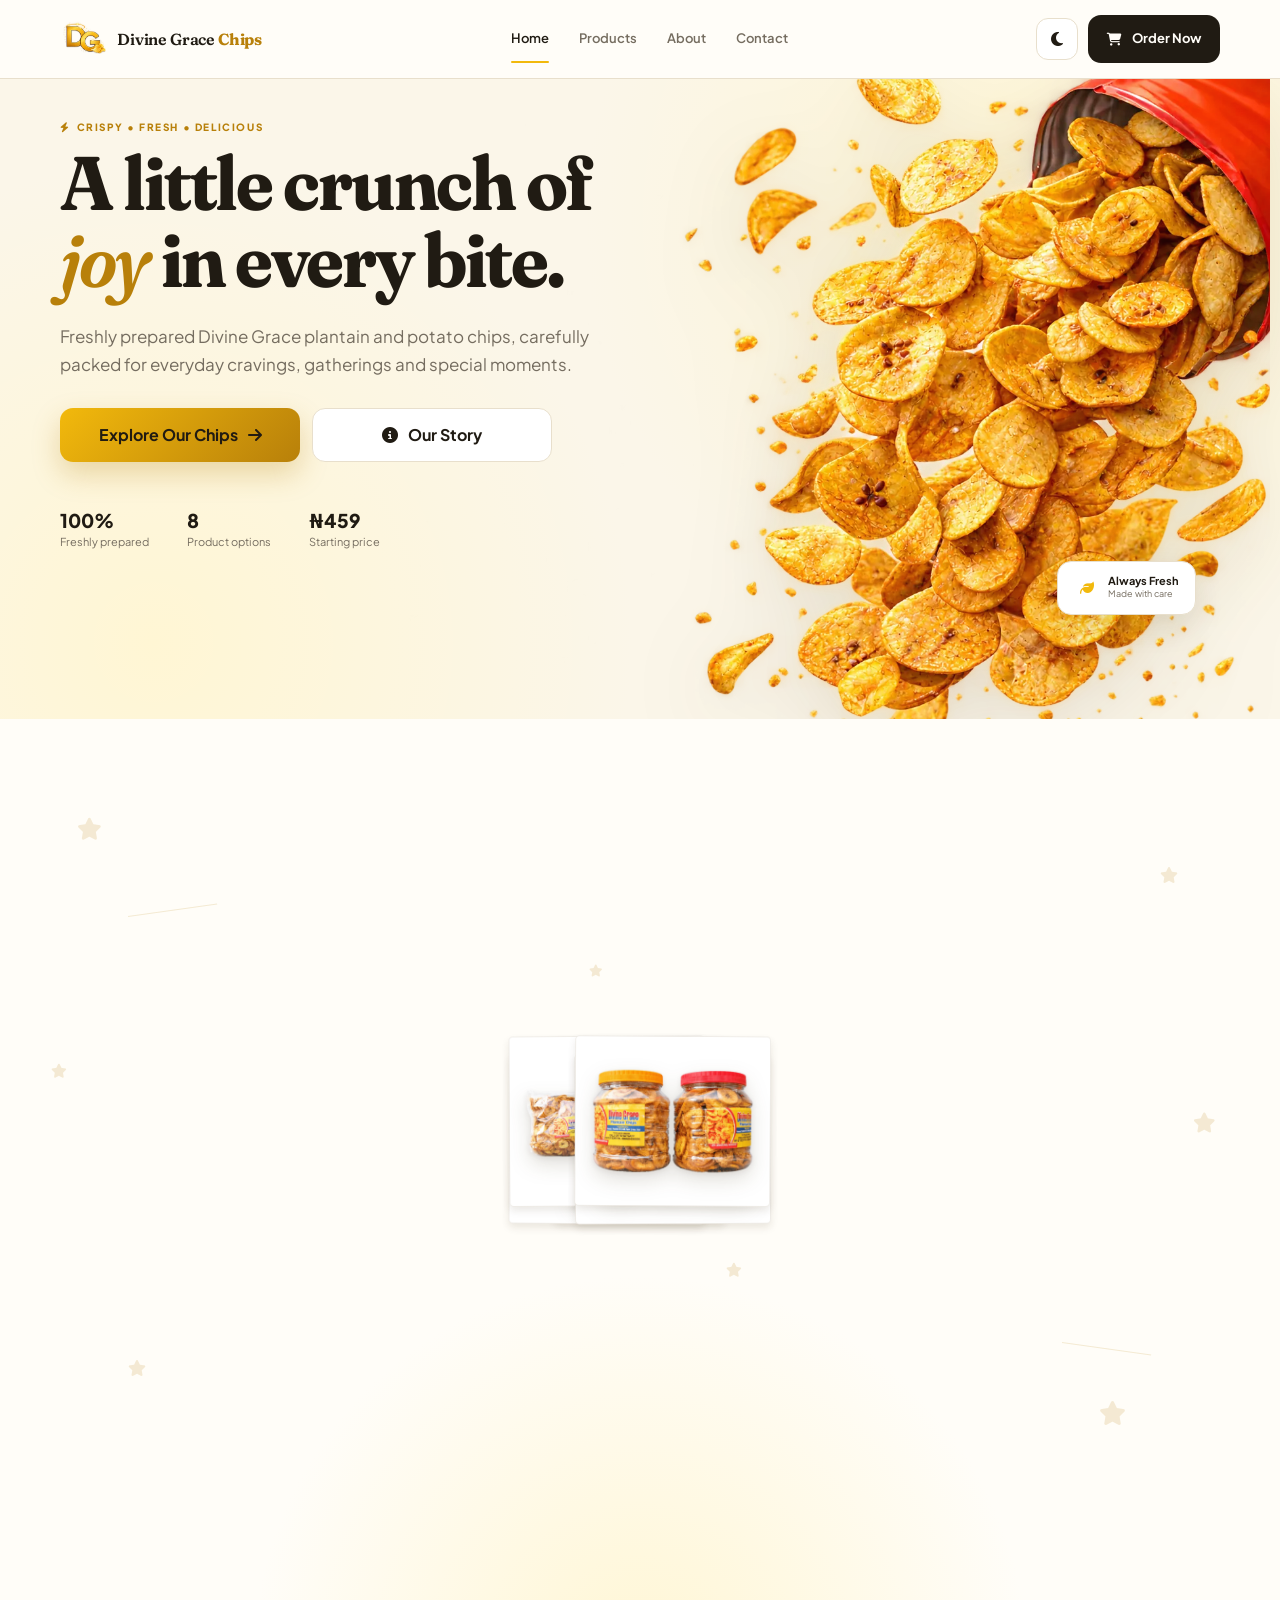
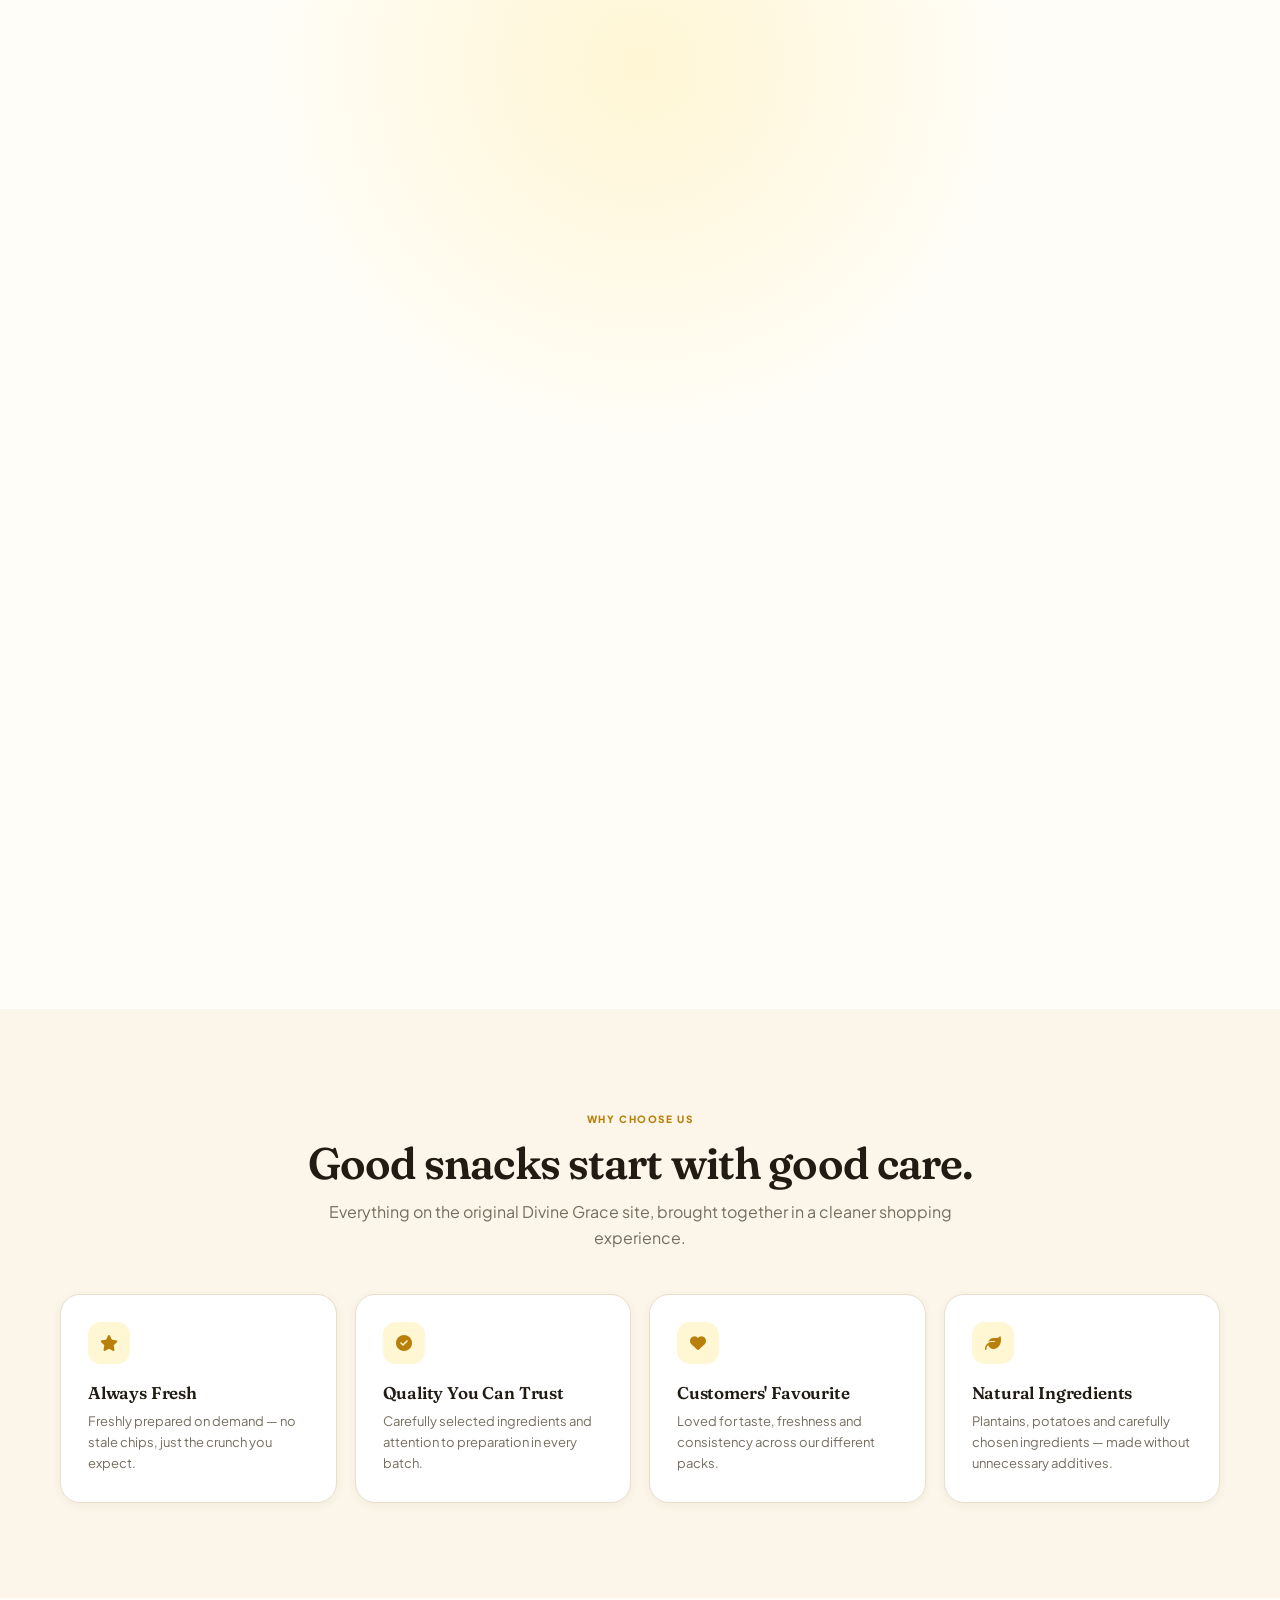
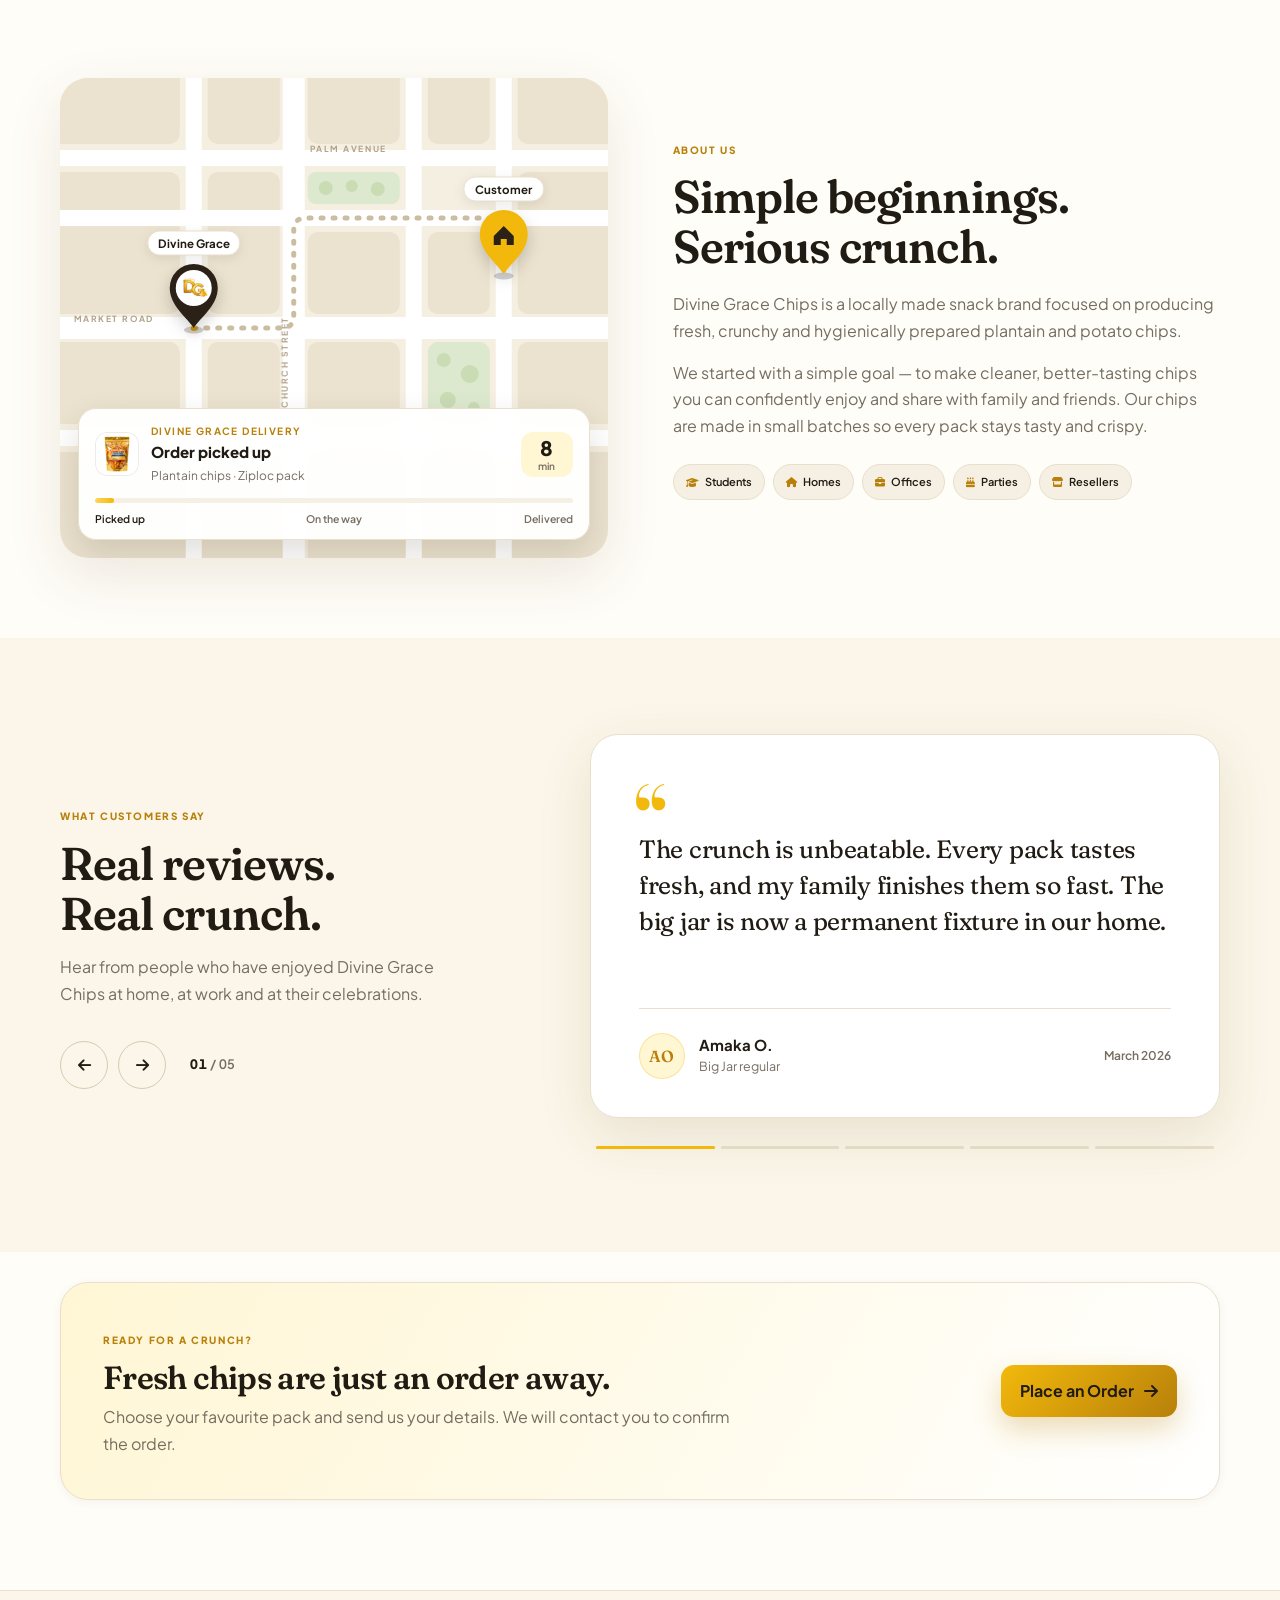
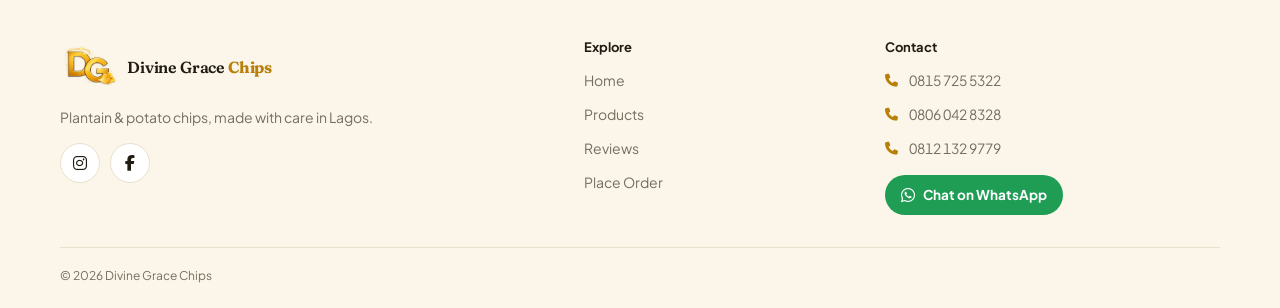
<file: index.html>
<!DOCTYPE html>
<html lang="en">
<head>
  <meta charset="UTF-8">
  <meta name="viewport" content="width=device-width, initial-scale=1.0">
  <meta name="description" content="Divine Grace Chips — fresh, crunchy plantain and potato chips, made with care.">
  <title>Divine Grace Chips | Fresh Crunch, Every Time</title>
  <script>
  (function () {
    try {
      var saved = sessionStorage.getItem('dg-theme');
      var prefersDark = window.matchMedia('(prefers-color-scheme: dark)').matches;
      var theme = saved || (prefersDark ? 'dark' : 'light');
      document.documentElement.setAttribute('data-theme', theme);
    } catch (e) {}
  })();
</script>
  <!-- browser icon -->
  <link rel="icon" type="image/png" sizes="32x32" href="asset/icons/favicon-32.png">
  <link rel="apple-touch-icon" href="asset/icons/apple-touch-icon.png">
  <meta name="theme-color" content="#fffdf8">
  <!-- link preview (WhatsApp, Facebook, X…)
       ⚠ Once the site is live, change asset/og-image.jpg below to the FULL address,
         e.g. https://your-site.com/asset/og-image.jpg, as WhatsApp needs the full URL. -->
  <meta property="og:type" content="website">
  <meta property="og:site_name" content="Divine Grace Chips">
  <meta property="og:title" content="Divine Grace Chips — Fresh plantain & potato chips">
  <meta property="og:description" content="Freshly made plantain and potato chips, carefully packed for everyday cravings, gatherings and special moments. Order online.">
  <meta property="og:image" content="asset/og-image.jpg">
  <meta property="og:image:width" content="1200">
  <meta property="og:image:height" content="630">
  <meta name="twitter:card" content="summary_large_image">
  <!-- the hero photo is the first thing people see: fetch it first -->
  <link rel="preload" as="image" href="asset/hero-chips-900.webp" media="(max-width: 700px)" fetchpriority="high">
  <link rel="preload" as="image" href="asset/hero-chips.webp" media="(min-width: 701px)" fetchpriority="high">
  <link rel="preconnect" href="https://fonts.googleapis.com">
  <link rel="preconnect" href="https://fonts.gstatic.com" crossorigin>
  <link href="https://fonts.googleapis.com/css2?family=Fraunces:ital,opsz,wght,SOFT@0,9..144,400..800,0..100;1,9..144,400..800,0..100&family=Plus+Jakarta+Sans:ital,wght@0,400..800;1,400..800&display=swap" rel="stylesheet">
  <link rel="stylesheet" href="https://cdnjs.cloudflare.com/ajax/libs/font-awesome/6.5.2/css/all.min.css">
  <link rel="stylesheet" href="style.css?v=20261128c">
</head>
<body class="home-page has-bottom-nav">
  <!-- ===== HEADER ===== -->
  <header class="site-header">
    <div class="container nav">
     <a class="logo" href="index.html" aria-label="Divine Grace Chips home">
      <img src="asset/logo.webp" alt="Divine Grace Chips" class="logo-image">
      <span class="logo-text">Divine Grace <strong>Chips</strong></span>
    </a>

      <nav class="desktop-nav" aria-label="Main navigation">
        <a class="active" href="index.html">Home</a>
        <a href="products.html">Products</a>
        <a href="#about">About</a>
        <a href="#contact">Contact</a>
      </nav>

      <div class="nav-actions">
        <button class="theme-toggle" type="button" aria-label="Toggle dark mode" title="Toggle theme">
          <i class="fa-solid fa-moon" aria-hidden="true"></i>
        </button>
        <a class="nav-cta" href="order.html"><i class="fa-solid fa-cart-shopping" aria-hidden="true"></i> Order Now</a>
        <a class="mobile-cart" href="order.html" aria-label="Order now">
          <i class="fa-solid fa-cart-shopping" aria-hidden="true"></i>
          <span>Order</span>
        </a>
      </div>
    </div>
  </header>

  <main>
  
<!-- ===== HERO ===== -->
<section class="hero" id="home">
  <div class="container hero-grid">

    <span class="eyebrow hero-eyebrow">
      <i class="fa-solid fa-bolt" aria-hidden="true"></i> CRISPY • FRESH • DELICIOUS
    </span>

    <div class="hero-copy reveal">
      <h1>A little crunch of<br class="br-tablet"> <em>joy</em> in every bite.</h1>
      <p>Freshly prepared Divine Grace plantain and potato chips, carefully packed for everyday cravings, gatherings and special moments.</p>

      <div class="hero-actions">
        <a class="btn btn-primary" href="products.html">Explore Our Chips <i class="fa-solid fa-arrow-right" aria-hidden="true"></i></a>
        <a class="btn btn-light" href="#about"><i class="fa-solid fa-circle-info" aria-hidden="true"></i> Our Story</a>
      </div>

      <div class="trust-row">
        <div>
          <strong>100%</strong>
          <span>Freshly prepared</span>
        </div>
        <div>
          <strong data-counter="8" data-duration="3000" data-counter-on-scroll>1</strong>
          <span>Product options</span>
        </div>
        <div>
          <strong data-counter="1000" data-prefix="₦" data-duration="10000" data-counter-on-scroll>₦1</strong>
          <span>Starting price</span>
        </div>
      </div>
    </div>

    <div class="hero-visual reveal">
      <!-- phones (up to 700px wide) get the lighter 900px photo; bigger screens the full one -->
      <picture class="hero-picture">
        <source media="(max-width: 700px)" srcset="asset/hero-chips-900.webp" width="900" height="600">
        <img src="asset/hero-chips.webp" alt="Divine Grace plantain chips spilling from a pack" class="hero-photo" width="1536" height="1024" fetchpriority="high">
      </picture>
      <div class="floating-badge" aria-live="polite">
        <span class="badge-icon"><i class="fa-solid fa-leaf" aria-hidden="true"></i></span>
        <strong class="badge-title">Always Fresh</strong>
        <small>Made with care</small>
      </div>
    </div>
  </div>
</section>

<!-- ===== BRAND COLLAGE (scroll-locked fan-out) ===== -->
<section class="collage-section" data-collage>
  <div class="collage-sentinel" data-collage-sentinel aria-hidden="true"></div>
  <div class="collage-sticky">
    <div class="collage-title" data-collage-title>
      <span class="eyebrow">A LOOK AT THE BRAND</span>
      <h2>Made to be seen.<br>Made to be enjoyed.</h2>
    </div>

    <div class="collage-stage" data-collage-stage>
      <figure class="collage-item" data-pos="top">
        <img loading="lazy" decoding="async" fetchpriority="low" src="asset/products/potato-dozen/1.webp" alt="Divine Grace plantain chips pack">
      </figure>

      <figure class="collage-item" data-pos="topright">
        <img loading="lazy" decoding="async" fetchpriority="low" src="asset/products/small-jar/1.webp" alt="Divine Grace jars">
      </figure>

      <figure class="collage-item" data-pos="bottomright">
        <img loading="lazy" decoding="async" fetchpriority="low" src="asset/products/refill-4000/1.webp" alt="Divine Grace potato chips pack">
      </figure>

      <figure class="collage-item" data-pos="bottom">
        <img loading="lazy" decoding="async" fetchpriority="low" src="asset/products/refill-2000/1.webp" alt="Divine Grace plantain refill packs">
      </figure>

      <figure class="collage-item" data-pos="bottomleft">
        <img loading="lazy" decoding="async" fetchpriority="low" src="asset/products/big-jar/1.webp" alt="Divine Grace refill pack">
      </figure>

      <figure class="collage-item" data-pos="topleft">
        <img loading="lazy" decoding="async" fetchpriority="low" src="asset/products/refill-6000/1.webp" alt="Divine Grace big refill">
      </figure>
    </div>

  <div class="collage-decoration" aria-hidden="true">
  <i class="fa-solid fa-star decor-star star-one"></i>
  <i class="fa-solid fa-star decor-star star-two"></i>
  <i class="fa-solid fa-star decor-star star-three"></i>
  <i class="fa-solid fa-star decor-star star-four"></i>
  <i class="fa-solid fa-star decor-star star-five"></i>
  <i class="fa-solid fa-star decor-star star-six"></i>
  <i class="fa-solid fa-star decor-star star-seven"></i>
  <i class="fa-solid fa-star decor-star star-eight"></i>
  <span class="decor-line line-top"></span>
  <span class="decor-line line-bottom"></span>
</div>
  </div>
</section>
    <!-- ===== WHY CHOOSE US ===== -->
    <section class="why-section">
      <div class="container">
        <div class="section-heading">
          <span class="eyebrow">WHY CHOOSE US</span>
          <h2>Good snacks start with good care.</h2>
          <p>Everything on the original Divine Grace site, brought together in a cleaner shopping experience.</p>
        </div>

        <div class="feature-grid">
          <article class="feature-card">
            <span class="feature-icon"><i class="fa-solid fa-star" aria-hidden="true"></i></span>
            <h3>Always Fresh</h3>
            <p>Freshly prepared on demand — no stale chips, just the crunch you expect.</p>
          </article>
          <article class="feature-card">
            <span class="feature-icon"><i class="fa-solid fa-circle-check" aria-hidden="true"></i></span>
            <h3>Quality You Can Trust</h3>
            <p>Carefully selected ingredients and attention to preparation in every batch.</p>
          </article>
          <article class="feature-card">
            <span class="feature-icon"><i class="fa-solid fa-heart" aria-hidden="true"></i></span>
            <h3>Customers' Favourite</h3>
            <p>Loved for taste, freshness and consistency across our different packs.</p>
          </article>
          <article class="feature-card">
            <span class="feature-icon"><i class="fa-solid fa-leaf" aria-hidden="true"></i></span>
            <h3>Natural Ingredients</h3>
            <p>Plantains, potatoes and carefully chosen ingredients — made without unnecessary additives.</p>
          </article>
        </div>
      </div>
    </section>

    <!-- ===== ABOUT ===== -->
    <section class="about-section" id="about">
      <div class="container about-grid">
        <div class="about-photo delivery-animation" data-delivery>
          <svg class="dl-map" viewBox="0 0 600 480" preserveAspectRatio="xMidYMid slice" role="img" aria-labelledby="dl-title">
            <title id="dl-title">Map showing a Divine Grace Chips order travelling from the Divine Grace shop to a customer</title>

            <!-- land and city blocks -->
            <rect class="dl-land" x="-100" y="-100" width="800" height="680"/>
            <g class="dl-blocks">
              <rect x="-40" y="-20" width="186" height="86" rx="10"/>
              <rect x="174" y="-20" width="72" height="86" rx="10"/>
              <rect x="274" y="-20" width="92" height="86" rx="10"/>
              <rect x="394" y="-20" width="62" height="86" rx="10"/>
              <rect x="484" y="-20" width="160" height="86" rx="10"/>
              <rect x="-40" y="94" width="186" height="142" rx="10"/>
              <rect x="174" y="94" width="72" height="142" rx="10"/>
              <rect x="274" y="154" width="92" height="82" rx="10"/>
              <rect x="394" y="154" width="62" height="82" rx="10"/>
              <rect x="484" y="94" width="160" height="142" rx="10"/>
              <rect x="-40" y="264" width="186" height="82" rx="10"/>
              <rect x="174" y="264" width="72" height="82" rx="10"/>
              <rect x="274" y="264" width="92" height="82" rx="10"/>
              <rect x="484" y="264" width="160" height="82" rx="10"/>
              <rect x="-40" y="374" width="300" height="140" rx="10"/>
              <rect x="274" y="374" width="370" height="140" rx="10"/>
            </g>
            <rect class="dl-park" x="394" y="264" width="62" height="82" rx="10"/>
            <rect class="dl-park" x="274" y="94" width="92" height="32" rx="8"/>
            <g class="dl-trees">
              <circle cx="410" cy="282" r="7"/><circle cx="436" cy="296" r="9"/><circle cx="414" cy="322" r="8"/><circle cx="440" cy="330" r="6"/>
              <circle cx="292" cy="110" r="7"/><circle cx="318" cy="108" r="6"/><circle cx="344" cy="111" r="7"/>
            </g>

            <!-- streets -->
            <g class="dl-roads">
              <path d="M-100 80 H700 M-100 140 H700 M-100 250 H700 M-100 360 H700 M160 -100 V600 M260 -100 V600 M380 -100 V600 M470 -100 V600"/>
            </g>
            <g class="dl-roads-main">
              <path d="M-100 250 H700 M260 -100 V600"/>
            </g>
            <g class="dl-street-names">
              <text x="40" y="244">MARKET ROAD</text>
              <text x="254" y="330" transform="rotate(-90 254 330)">CHURCH STREET</text>
              <text x="276" y="74">PALM AVENUE</text>
            </g>

            <!-- planned route and travelled route -->
            <path class="dl-route-planned" d="M160 250 H248 Q260 250 260 238 V152 Q260 140 272 140 H458 Q470 140 470 152 V196"/>
            <path class="dl-route-done" data-dl-route d="M160 250 H248 Q260 250 260 238 V152 Q260 140 272 140 H458 Q470 140 470 152 V196"/>

            <!-- shop pin (Divine Grace) -->
            <g class="dl-pin dl-pin-shop" transform="translate(160 250)">
              <ellipse class="dl-pin-shadow" cx="0" cy="2" rx="10" ry="3.5"/>
              <path class="dl-pin-body" d="M0 0 C-6 -10 -24 -22 -24 -40 a24 24 0 1 1 48 0 C24 -22 6 -10 0 0 Z"/>
              <circle cx="0" cy="-40" r="18" fill="#ffffff"/>
              <image href="asset/logo.webp" x="-14" y="-54" width="28" height="28"/>
              <g class="dl-label" transform="translate(0 -84)">
                <rect x="-46" y="-13" width="92" height="24" rx="12"/>
                <text x="0" y="3.5" text-anchor="middle">Divine Grace</text>
              </g>
            </g>

            <!-- customer pin -->
            <g class="dl-pin dl-pin-home" transform="translate(470 196)">
              <circle class="dl-arrive-ring" data-dl-ring cx="0" cy="-40" r="24"/>
              <ellipse class="dl-pin-shadow" cx="0" cy="2" rx="10" ry="3.5"/>
              <path class="dl-pin-body" d="M0 0 C-6 -10 -24 -22 -24 -40 a24 24 0 1 1 48 0 C24 -22 6 -10 0 0 Z"/>
              <path class="dl-home-icon" d="M-10 -38 L0 -48 L10 -38 V-29 H3 V-35 H-3 V-29 H-10 Z"/>
              <g class="dl-label" transform="translate(0 -84)">
                <rect x="-40" y="-13" width="80" height="24" rx="12"/>
                <text x="0" y="3.5" text-anchor="middle">Customer</text>
              </g>
            </g>

            <!-- courier: the order moving along the route -->
            <g class="dl-courier" data-dl-courier transform="translate(160 250)">
              <circle class="dl-pulse" r="26"/>
              <circle class="dl-courier-ring" r="23"/>
              <clipPath id="dl-courier-clip"><circle r="19"/></clipPath>
              <circle r="19" class="dl-courier-bg"/>
              <image data-href="asset/products/ziploc/1.webp" x="-17" y="-19" width="34" height="40" preserveAspectRatio="xMidYMid meet" clip-path="url(#dl-courier-clip)"/>
            </g>
          </svg>

          <!-- status card -->
          <div class="dl-card" aria-live="polite">
            <div class="dl-card-top">
              <img class="dl-card-thumb" loading="lazy" decoding="async" fetchpriority="low" src="asset/products/ziploc/1.webp" alt="" width="44" height="44">
              <div class="dl-card-text">
                <span class="dl-card-kicker">Divine Grace delivery</span>
                <strong class="dl-card-status" data-dl-status>Order picked up</strong>
                <span class="dl-card-sub" data-dl-sub>Plantain chips · Ziploc pack</span>
              </div>
              <div class="dl-card-eta" data-dl-eta-wrap>
                <strong data-dl-eta>8</strong><span>min</span>
              </div>
              <div class="dl-card-done" data-dl-done aria-hidden="true">
                <i class="fa-solid fa-check"></i>
              </div>
            </div>
            <div class="dl-steps">
              <div class="dl-steps-track"><span class="dl-steps-fill" data-dl-fill></span></div>
              <ol>
                <li data-dl-step="0">Picked up</li>
                <li data-dl-step="1">On the way</li>
                <li data-dl-step="2">Delivered</li>
              </ol>
            </div>
          </div>
        </div>
        <div class="about-copy">
          <span class="eyebrow">ABOUT US</span>
          <h2>Simple beginnings. Serious crunch.</h2>
          <p>Divine Grace Chips is a locally made snack brand focused on producing fresh, crunchy and hygienically prepared plantain and potato chips.</p>
          <p>We started with a simple goal — to make cleaner, better-tasting chips you can confidently enjoy and share with family and friends. Our chips are made in small batches so every pack stays tasty and crispy.</p>

          <div class="audience-tags">
            <span><i class="fa-solid fa-graduation-cap" aria-hidden="true"></i> Students</span>
            <span><i class="fa-solid fa-house" aria-hidden="true"></i> Homes</span>
            <span><i class="fa-solid fa-briefcase" aria-hidden="true"></i> Offices</span>
            <span><i class="fa-solid fa-cake-candles" aria-hidden="true"></i> Parties</span>
            <span><i class="fa-solid fa-store" aria-hidden="true"></i> Resellers</span>
          </div>
        </div>
      </div>
    </section>

  <!-- ===== CUSTOMER REVIEWS ===== -->
<section class="reviews-section" id="reviews">
  <div class="container reviews-layout">
    <div class="reviews-intro">
      <span class="eyebrow">WHAT CUSTOMERS SAY</span>
      <h2>Real reviews. <br>Real crunch.</h2>
      <p>Hear from people who have enjoyed Divine Grace Chips at home, at work and at their celebrations.</p>

      <div class="reviews-controls">
        <button class="reviews-nav reviews-prev" type="button" aria-label="Previous review">
          <i class="fa-solid fa-arrow-left" aria-hidden="true"></i>
        </button>
        <button class="reviews-nav reviews-next" type="button" aria-label="Next review">
          <i class="fa-solid fa-arrow-right" aria-hidden="true"></i>
        </button>
        <span class="reviews-count" aria-hidden="true"><strong data-reviews-current>01</strong> / <span data-reviews-total>05</span></span>
      </div>
    </div>

    <div class="reviews-carousel" data-reviews-carousel tabindex="0" aria-roledescription="carousel" aria-label="Customer reviews">
      <div class="reviews-stage" data-reviews-track aria-live="polite"></div>
      <div class="reviews-progress" data-reviews-dots></div>
    </div>
  </div>
</section>

    <!-- ===== CTA ===== -->
    <section class="cta-section" id="contact">
      <div class="container cta-card">
        <div>
          <span class="eyebrow">READY FOR A CRUNCH?</span>
          <h2>Fresh chips are just an order away.</h2>
          <p>Choose your favourite pack and send us your details. We will contact you to confirm the order.</p>
        </div>
        <a class="btn btn-primary" href="order.html">Place an Order <i class="fa-solid fa-arrow-right" aria-hidden="true"></i></a>
      </div>
    </section>
  </main>

  <!-- ===== FOOTER ===== -->
  <footer class="site-footer">
    <div class="container footer-grid">
      <div class="footer-brand">
        <a class="logo footer-logo" href="index.html" aria-label="Divine Grace Chips home">
          <img loading="lazy" decoding="async" src="asset/logo.webp" alt="Divine Grace Chips" class="logo-image">
          <span class="logo-text">Divine Grace <strong>Chips</strong></span>
        </a>
        <p class="footer-tagline">Plantain &amp; potato chips, made with care in Lagos.</p>
        <p class="footer-batch" data-footer-batch hidden>
          <i class="fa-solid fa-truck-fast" aria-hidden="true"></i>
          <span></span>
        </p>
        <!-- SOCIAL LINKS: replace each href="#" with the page address and delete data-soon -->
        <div class="footer-social">
          <a href="#" data-soon target="_blank" rel="noopener noreferrer" aria-label="Instagram"><i class="fa-brands fa-instagram" aria-hidden="true"></i></a>
          <a href="#" data-soon target="_blank" rel="noopener noreferrer" aria-label="Facebook"><i class="fa-brands fa-facebook-f" aria-hidden="true"></i></a>
        </div>
      </div>

      <nav class="footer-col footer-explore" aria-label="Footer">
        <h4>Explore</h4>
        <a href="index.html">Home</a>
        <a href="products.html">Products</a>
        <a href="index.html#reviews">Reviews</a>
        <a href="order.html">Place Order</a>
      </nav>

      <div class="footer-col footer-contact">
        <h4>Contact</h4>
        <a class="contact-link" href="tel:+2348157255322"><i class="fa-solid fa-phone" aria-hidden="true"></i><span>0815 725 5322</span></a>
        <a class="contact-link" href="tel:+2348060428328"><i class="fa-solid fa-phone" aria-hidden="true"></i><span>0806 042 8328</span></a>
        <a class="contact-link" href="tel:+2348121329779"><i class="fa-solid fa-phone" aria-hidden="true"></i><span>0812 132 9779</span></a>
        <a class="footer-wa" href="https://wa.me/2348157255322" target="_blank" rel="noopener noreferrer">
          <i class="fa-brands fa-whatsapp" aria-hidden="true"></i>
          <span>Chat on WhatsApp</span>
        </a>
      </div>
    </div>
    <div class="container footer-bottom">
      <span>© <span id="year"></span> Divine Grace Chips</span>
    </div>
  </footer>
  <!-- ===== MOBILE BOTTOM NAV (appears on scroll) ===== -->
  <nav class="bottom-nav" aria-label="Mobile navigation">
    <a class="bottom-nav-link active" href="#home" data-spy="home">
      <i class="fa-solid fa-house" aria-hidden="true"></i><span>Home</span>
    </a>
    <a class="bottom-nav-link" href="products.html">
      <i class="fa-solid fa-cookie-bite" aria-hidden="true"></i><span>Products</span>
    </a>
    <a class="bottom-nav-link" href="#about" data-spy="about">
      <i class="fa-solid fa-circle-info" aria-hidden="true"></i><span>About</span>
    </a>
    <a class="bottom-nav-link" href="#contact" data-spy="contact">
      <i class="fa-solid fa-phone" aria-hidden="true"></i><span>Contact</span>
    </a>
    <button class="bottom-nav-link theme-toggle" type="button" aria-label="Toggle dark mode">
      <i class="fa-solid fa-moon" aria-hidden="true"></i><span>Theme</span>
    </button>
  </nav>

  <script src="stock.js?v=20261128c"></script>
  <script src="script.js?v=20261128c"></script>
</body>
</html>
</file>
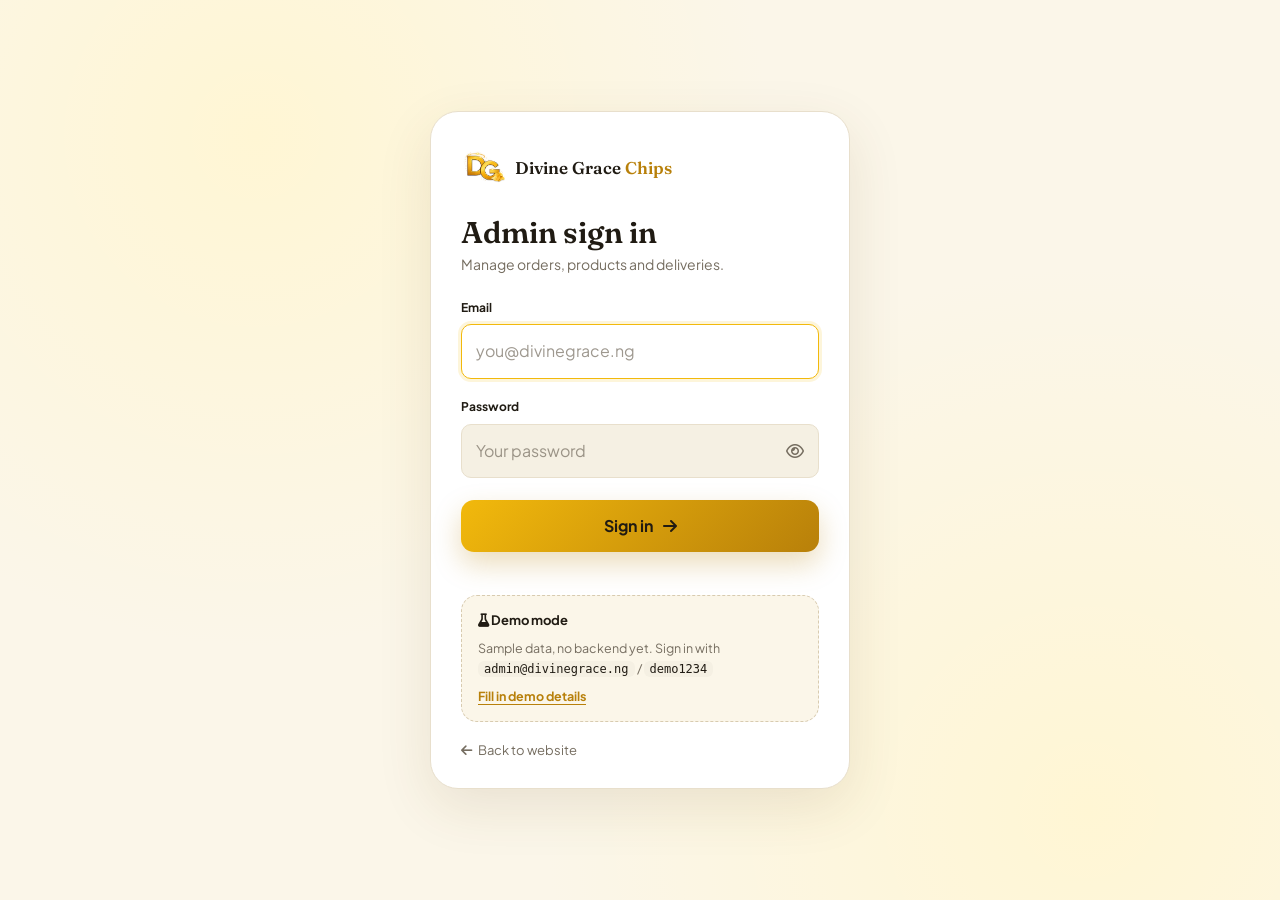
<file: admin.html>
<!DOCTYPE html>
<html lang="en">
<head>
  <meta charset="UTF-8">
  <meta name="viewport" content="width=device-width, initial-scale=1.0">
  <meta name="robots" content="noindex, nofollow">
  <title>Divine Grace Chips | Admin</title>
  <script>
  (function () {
    try {
      var saved = sessionStorage.getItem('dg-theme');
      var prefersDark = window.matchMedia('(prefers-color-scheme: dark)').matches;
      var theme = saved || (prefersDark ? 'dark' : 'light');
      document.documentElement.setAttribute('data-theme', theme);
    } catch (e) {}
  })();
</script>
  <link rel="icon" type="image/png" sizes="32x32" href="asset/icons/favicon-32.png">
  <link rel="apple-touch-icon" href="asset/icons/apple-touch-icon.png">
  <link rel="preconnect" href="https://fonts.googleapis.com">
  <link rel="preconnect" href="https://fonts.gstatic.com" crossorigin>
  <link href="https://fonts.googleapis.com/css2?family=Fraunces:ital,opsz,wght,SOFT@0,9..144,400..800,0..100;1,9..144,400..800,0..100&family=Plus+Jakarta+Sans:ital,wght@0,400..800;1,400..800&display=swap" rel="stylesheet">
  <link rel="stylesheet" href="https://cdnjs.cloudflare.com/ajax/libs/font-awesome/6.5.2/css/all.min.css">
  <link rel="stylesheet" href="style.css?v=20261128c">
  <link rel="stylesheet" href="admin.css?v=20261128c">
</head>
<body class="admin-body">

  <!-- ===================== SIGN IN ===================== -->
  <main class="admin-login" id="loginView" hidden>
    <form class="login-card" id="loginForm" novalidate>
      <div class="login-brand">
        <img src="asset/logo.webp" alt="" width="44" height="44">
        <span>Divine Grace <strong>Chips</strong></span>
      </div>
      <h1>Admin sign in</h1>
      <p class="login-sub">Manage orders, products and deliveries.</p>

      <div class="field">
        <label for="loginEmail">Email</label>
        <input id="loginEmail" type="email" autocomplete="username" placeholder="you@divinegrace.ng" required>
      </div>
      <div class="field">
        <label for="loginPassword">Password</label>
        <div class="password-wrap">
          <input id="loginPassword" type="password" autocomplete="current-password" placeholder="Your password" required>
          <button type="button" class="password-toggle" id="passwordToggle" aria-label="Show password"><i class="fa-regular fa-eye" aria-hidden="true"></i></button>
        </div>
      </div>
      <button class="btn btn-primary login-submit" type="submit" id="loginSubmit">Sign in <i class="fa-solid fa-arrow-right" aria-hidden="true"></i></button>
      <div class="form-message" id="loginMessage" role="alert"></div>

      <div class="demo-note">
        <strong><i class="fa-solid fa-flask" aria-hidden="true"></i> Demo mode</strong>
        <span>Sample data, no backend yet. Sign in with<br><code>admin@divinegrace.ng</code> / <code>demo1234</code></span>
        <button type="button" class="demo-fill" id="demoFill">Fill in demo details</button>
      </div>
      <a class="login-back" href="index.html"><i class="fa-solid fa-arrow-left" aria-hidden="true"></i> Back to website</a>
    </form>
  </main>

  <!-- ===================== DASHBOARD ===================== -->
  <div class="admin-app" id="appView" hidden>
    <aside class="admin-sidebar">
      <a class="admin-brand" href="admin.html">
        <img src="asset/logo.webp" alt="" width="36" height="36">
        <span>Divine Grace <strong>Admin</strong></span>
      </a>
      <nav class="admin-nav" aria-label="Admin sections">
        <button type="button" class="admin-nav-link is-active" data-view="overview"><i class="fa-solid fa-chart-line" aria-hidden="true"></i><span>Overview</span></button>
        <button type="button" class="admin-nav-link" data-view="orders"><i class="fa-solid fa-receipt" aria-hidden="true"></i><span>Orders</span><em class="nav-badge" id="pendingBadge" hidden></em></button>
        <button type="button" class="admin-nav-link" data-view="products"><i class="fa-solid fa-cookie-bite" aria-hidden="true"></i><span>Products</span></button>
        <button type="button" class="admin-nav-link" data-view="reviews"><i class="fa-solid fa-comment-dots" aria-hidden="true"></i><span>Reviews</span></button>
      </nav>
      <div class="admin-sidebar-foot">
        <a class="admin-side-link" href="products.html"><i class="fa-solid fa-store" aria-hidden="true"></i><span>View shop</span></a>
        <button type="button" class="admin-side-link theme-toggle" aria-label="Toggle dark mode"><i class="fa-solid fa-moon" aria-hidden="true"></i><span>Theme</span></button>
        <button type="button" class="admin-side-link" id="signOut"><i class="fa-solid fa-arrow-right-from-bracket" aria-hidden="true"></i><span>Sign out</span></button>
      </div>
    </aside>

    <main class="admin-main">
      <header class="admin-topbar">
        <div>
          <h1 id="viewTitle">Overview</h1>
          <p id="viewSub">How the business is doing.</p>
        </div>
        <div class="admin-user">
          <span class="demo-pill" title="Showing sample data until a backend is connected"><i class="fa-solid fa-flask" aria-hidden="true"></i> Demo data</span>
          <span class="admin-avatar" aria-hidden="true">A</span>
          <span class="admin-user-email" id="adminEmail"></span>
        </div>
      </header>

      <!-- ===== OVERVIEW ===== -->
      <section class="admin-view" data-view="overview" aria-labelledby="viewTitle">
        <div class="filter-row" role="group" aria-label="Date range">
          <button type="button" class="range-btn" data-range="7">Last 7 days</button>
          <button type="button" class="range-btn is-active" data-range="30">Last 30 days</button>
          <button type="button" class="range-btn" data-range="90">Last 90 days</button>
        </div>

        <div class="kpi-row" id="kpis"></div>

        <div class="overview-grid">
          <article class="admin-card chart-card">
            <header class="card-head">
              <div>
                <h2>Deliveries per day</h2>
                <p id="deliveriesSub">Orders delivered each day</p>
              </div>
              <button type="button" class="table-toggle" id="deliveriesTableToggle" aria-pressed="false"><i class="fa-solid fa-table" aria-hidden="true"></i> Table</button>
            </header>
            <div class="chart" id="deliveriesChart"></div>
            <div class="chart-table" id="deliveriesTable" hidden></div>
          </article>

          <article class="admin-card">
            <header class="card-head">
              <div>
                <h2>Deliveries by location</h2>
                <p>Share of delivered orders</p>
              </div>
            </header>
            <div class="bars" id="locationBars"></div>
          </article>

          <article class="admin-card attention-card">
            <header class="card-head">
              <div>
                <h2>Needs attention</h2>
                <p>Payments to confirm and orders on the way</p>
              </div>
              <button type="button" class="link-btn" data-goto="orders">All orders <i class="fa-solid fa-arrow-right" aria-hidden="true"></i></button>
            </header>
            <ul class="attention-list" id="attentionList"></ul>
          </article>
        </div>
      </section>

      <!-- ===== ORDERS ===== -->
      <section class="admin-view" data-view="orders" hidden>
        <div class="orders-toolbar">
          <div class="status-tabs" id="statusTabs" role="tablist" aria-label="Filter by status"></div>
          <label class="search-box">
            <i class="fa-solid fa-magnifying-glass" aria-hidden="true"></i>
            <input type="search" id="orderSearch" placeholder="Search name, phone or reference" aria-label="Search orders">
          </label>
        </div>
        <div class="copy-bar" id="copyBar" hidden>
          <span id="copyBarText"></span>
          <button type="button" class="copy-btn" id="copyWhatsApp">
            <i class="fa-regular fa-copy" aria-hidden="true"></i><span>Copy for WhatsApp</span>
          </button>
        </div>
        <div class="admin-card table-card">
          <table class="orders-table">
            <thead>
              <tr><th>Order</th><th>Customer</th><th>Items</th><th>Location</th><th class="num">Total</th><th>Status</th><th><span class="sr-only">Open</span></th></tr>
            </thead>
            <tbody id="ordersBody"></tbody>
          </table>
          <p class="table-empty" id="ordersEmpty" hidden>No orders match.</p>
          <button type="button" class="btn btn-light more-btn" id="ordersMore" hidden>Show more</button>
        </div>
      </section>

      <!-- ===== PRODUCTS ===== -->
      <section class="admin-view" data-view="products" hidden>
        <!-- delivery batch: customers see this when they order -->
        <section class="admin-card batch-card" id="batchCard" aria-labelledby="batchCardTitle">
          <header class="card-head">
            <div>
              <h2 id="batchCardTitle"><i class="fa-solid fa-truck-fast" aria-hidden="true"></i> <span id="batchHeading">Delivery batch</span></h2>
              <p id="batchSub" hidden></p>
            </div>
            <span class="batch-state" id="batchState"></span>
          </header>

          <!-- no batch open -->
          <div class="batch-none" id="batchNone" hidden>
            <div class="batch-waiting batch-none-note" id="batchNoneNote"></div>
            <button type="button" class="btn btn-primary" id="bStart"><i class="fa-solid fa-plus" aria-hidden="true"></i> Start new batch</button>
          </div>

          <!-- new or open batch -->
          <form id="batchForm" novalidate hidden>
            <div class="batch-grid">
              <label class="pa-field"><span>Expected delivery date <em>*</em></span><input type="date" id="bDate" required></label>
              <label class="pa-field"><span>Orders close <small>(optional)</small></span><input type="date" id="bCloses"></label>
              <label class="pa-field batch-note"><span>Time or note <small>(optional)</small></span><input type="text" id="bNote" maxlength="80" placeholder="e.g. Between 10am and 4pm"></label>
              <label class="batch-toggle">
                <input type="checkbox" id="bShow" checked>
                <span class="toggle-track" aria-hidden="true"></span>
                <span>Show the pop-up to customers</span>
              </label>
            </div>
            <fieldset class="batch-places">
              <legend>Delivery locations for this batch <em>*</em></legend>
              <div class="place-chips" id="bPickups" aria-live="polite"></div>
              <div class="place-row">
                <div class="place-add">
                  <input type="text" id="bPickupNew" maxlength="60" placeholder="New pickup point" aria-label="New pickup point">
                  <button type="button" class="btn btn-light" id="bPickupAdd"><i class="fa-solid fa-plus" aria-hidden="true"></i> Add</button>
                </div>
                <label class="batch-toggle">
                  <input type="checkbox" id="bHome" checked>
                  <span class="toggle-track" aria-hidden="true"></span>
                  <span>Offer home delivery</span>
                </label>
              </div>
            </fieldset>
            <div class="batch-preview" id="batchPreview" aria-live="polite"></div>
            <p class="batch-reset-note" id="batchResetNote" hidden><i class="fa-solid fa-rotate" aria-hidden="true"></i><span>Opening a batch sets all products back to <strong>Fully available</strong>.</span></p>
            <div class="batch-waiting" id="batchWaiting" hidden></div>
            <div class="batch-actions">
              <button type="button" class="btn btn-light" id="bCancel" hidden>Cancel</button>
              <button type="button" class="btn btn-light danger-btn" id="bClose" hidden><i class="fa-solid fa-lock" aria-hidden="true"></i> Close batch</button>
              <button type="submit" class="btn btn-primary" id="bSave"></button>
            </div>
          </form>
        </section>

        <div class="products-toolbar">
          <div class="products-actions">
            <a class="btn btn-light" href="products.html"><i class="fa-solid fa-store" aria-hidden="true"></i> View shop</a>
            <button type="button" class="btn btn-primary" id="addProductBtn"><i class="fa-solid fa-plus" aria-hidden="true"></i> Add product</button>
          </div>
        </div>
        <div class="product-admin-list" id="productList"></div>
      </section>

      <!-- ===== REVIEWS ===== -->
      <section class="admin-view" data-view="reviews" hidden>
        <div class="reviews-admin">
          <form class="admin-card rv-write" id="reviewForm" novalidate>
            <header class="card-head">
              <div>
                <h2><i class="fa-solid fa-pen-to-square" aria-hidden="true"></i> <span id="rvFormTitle">Write a review</span></h2>
                
              </div>
            </header>
            <div class="rv-fields">
              <label class="pa-field"><span>Customer name <em>*</em></span><input type="text" id="rvName" maxlength="40" placeholder="e.g. Amaka O."></label>
              <label class="pa-field"><span>Label <small>(optional)</small></span><input type="text" id="rvTag" maxlength="40" placeholder="e.g. Big Jar regular"></label>
              <label class="pa-field rv-text"><span>Review <em>*</em></span><textarea id="rvText" rows="4" maxlength="400" placeholder="What the customer said"></textarea></label>
            </div>
            <div class="rv-actions">
              <span class="rv-chars" id="rvChars">0 / 400</span>
              <button type="button" class="btn btn-light" id="rvCancel" hidden>Cancel</button>
              <button type="submit" class="btn btn-primary"><i class="fa-solid fa-arrow-up" aria-hidden="true"></i> Push</button>
            </div>
          </form>

          <section class="admin-card rv-live" aria-labelledby="rvLiveTitle">
            <header class="card-head">
              <div>
                <h2 id="rvLiveTitle"><i class="fa-solid fa-globe" aria-hidden="true"></i> On the website</h2>
                <p>Newest first · the latest 10 are shown</p>
              </div>
              <a class="link-btn" href="index.html#reviews">View</a>
            </header>
            <div class="rv-meter" id="rvMeter"></div>
            <ol class="rv-list" id="rvLive"></ol>
            <details class="rv-older" id="rvOlderWrap" hidden>
              <summary id="rvOlderSum"></summary>
              <ol class="rv-list" id="rvOlder"></ol>
            </details>
          </section>

          <section class="admin-card rv-orders" aria-labelledby="rvOrdersTitle">
            <header class="card-head">
              <div>
                <h2 id="rvOrdersTitle"><i class="fa-solid fa-receipt" aria-hidden="true"></i> From customers' orders</h2>
                <p>From “Drop a review” on the order page</p>
              </div>
            </header>
            <div class="rv-list" id="rvOrders"></div>
            <button type="button" class="link-btn rv-more" id="rvMore" hidden>Show more</button>
          </section>
        </div>
      </section>
    </main>
  </div>

  <!-- order details drawer -->
  <div class="drawer-overlay" id="orderDrawer" hidden>
    <aside class="drawer" role="dialog" aria-modal="true" aria-labelledby="drawerTitle">
      <header class="drawer-head">
        <div>
          <span class="drawer-kicker">Order</span>
          <h2 id="drawerTitle"></h2>
        </div>
        <button type="button" class="icon-btn" id="drawerClose" aria-label="Close order details"><i class="fa-solid fa-xmark" aria-hidden="true"></i></button>
      </header>
      <div class="drawer-body" id="drawerBody"></div>
      <footer class="drawer-foot" id="drawerActions"></footer>
    </aside>
  </div>

  <!-- add / edit product -->
  <div class="drawer-overlay modal-overlay" id="productModal" hidden>
    <form class="modal" id="productForm" role="dialog" aria-modal="true" aria-labelledby="productModalTitle" novalidate>
      <header class="drawer-head">
        <h2 id="productModalTitle">Add product</h2>
        <button type="button" class="icon-btn" id="productModalClose" aria-label="Close"><i class="fa-solid fa-xmark" aria-hidden="true"></i></button>
      </header>
      <div class="modal-body">
        <div class="field"><label for="pName">Name <span>*</span></label><input id="pName" required placeholder="e.g. Party Pack"></div>
        <div class="field-row">
          <div class="field"><label for="pPrice">Price (₦) <span>*</span></label><input id="pPrice" type="number" min="0" step="50" required placeholder="2500"></div>
          <div class="field"><label for="pWeight">Weight</label><input id="pWeight" placeholder="e.g. 300 g"></div>
        </div>
        <div class="field">
          <label for="pGroup">Category</label>
          <select id="pGroup"><option value="sachet">Sachets &amp; everyday snacks</option><option value="jar">Jars &amp; refills</option></select>
        </div>
        <div class="field"><label for="pDesc">Description</label><textarea id="pDesc" rows="3" placeholder="One or two sentences shown on the product card"></textarea></div>
        <div class="field">
          <span class="field-label" id="pPhotosLabel">Photos</span>
          <div class="photo-grid" id="pPhotos" aria-labelledby="pPhotosLabel"></div>
          <input id="pPhoto" class="visually-hidden" type="file" accept="image/*" multiple>
          <label class="photo-check"><input type="checkbox" id="pWhiten" checked> Make plain backgrounds white</label>
          <small class="field-hint">Saved as small WebP files automatically. The first photo is the main one.</small>
        </div>
        <div class="form-message" id="productFormMsg" role="alert"></div>
      </div>
      <footer class="drawer-foot">
        <button type="button" class="btn btn-light" id="productCancel">Cancel</button>
        <button type="submit" class="btn btn-primary">Save product</button>
      </footer>
    </form>
  </div>

  <!-- "Are you sure?" window (browser confirm boxes are blocked in some viewers) -->
  <div class="drawer-overlay modal-overlay" id="confirmModal" hidden>
    <div class="modal confirm-modal" role="alertdialog" aria-modal="true" aria-labelledby="confirmTitle" aria-describedby="confirmText">
      <div class="modal-body">
        <span class="confirm-icon" aria-hidden="true"><i class="fa-solid fa-triangle-exclamation"></i></span>
        <h2 id="confirmTitle"></h2>
        <p id="confirmText"></p>
      </div>
      <footer class="drawer-foot">
        <button type="button" class="btn btn-light" id="confirmNo">Keep it</button>
        <button type="button" class="btn btn-primary" id="confirmYes"></button>
      </footer>
    </div>
  </div>

  <div class="chart-tooltip" id="chartTooltip" role="status" hidden></div>
  <div class="toast" id="toast" role="status" aria-live="polite" hidden></div>

  <script src="stock.js?v=20261128c"></script>
  <script src="script.js?v=20261128c"></script>
  <script src="admin-data.js?v=20261128c"></script>
  <script src="admin.js?v=20261128c"></script>
</body>
</html>
</file>
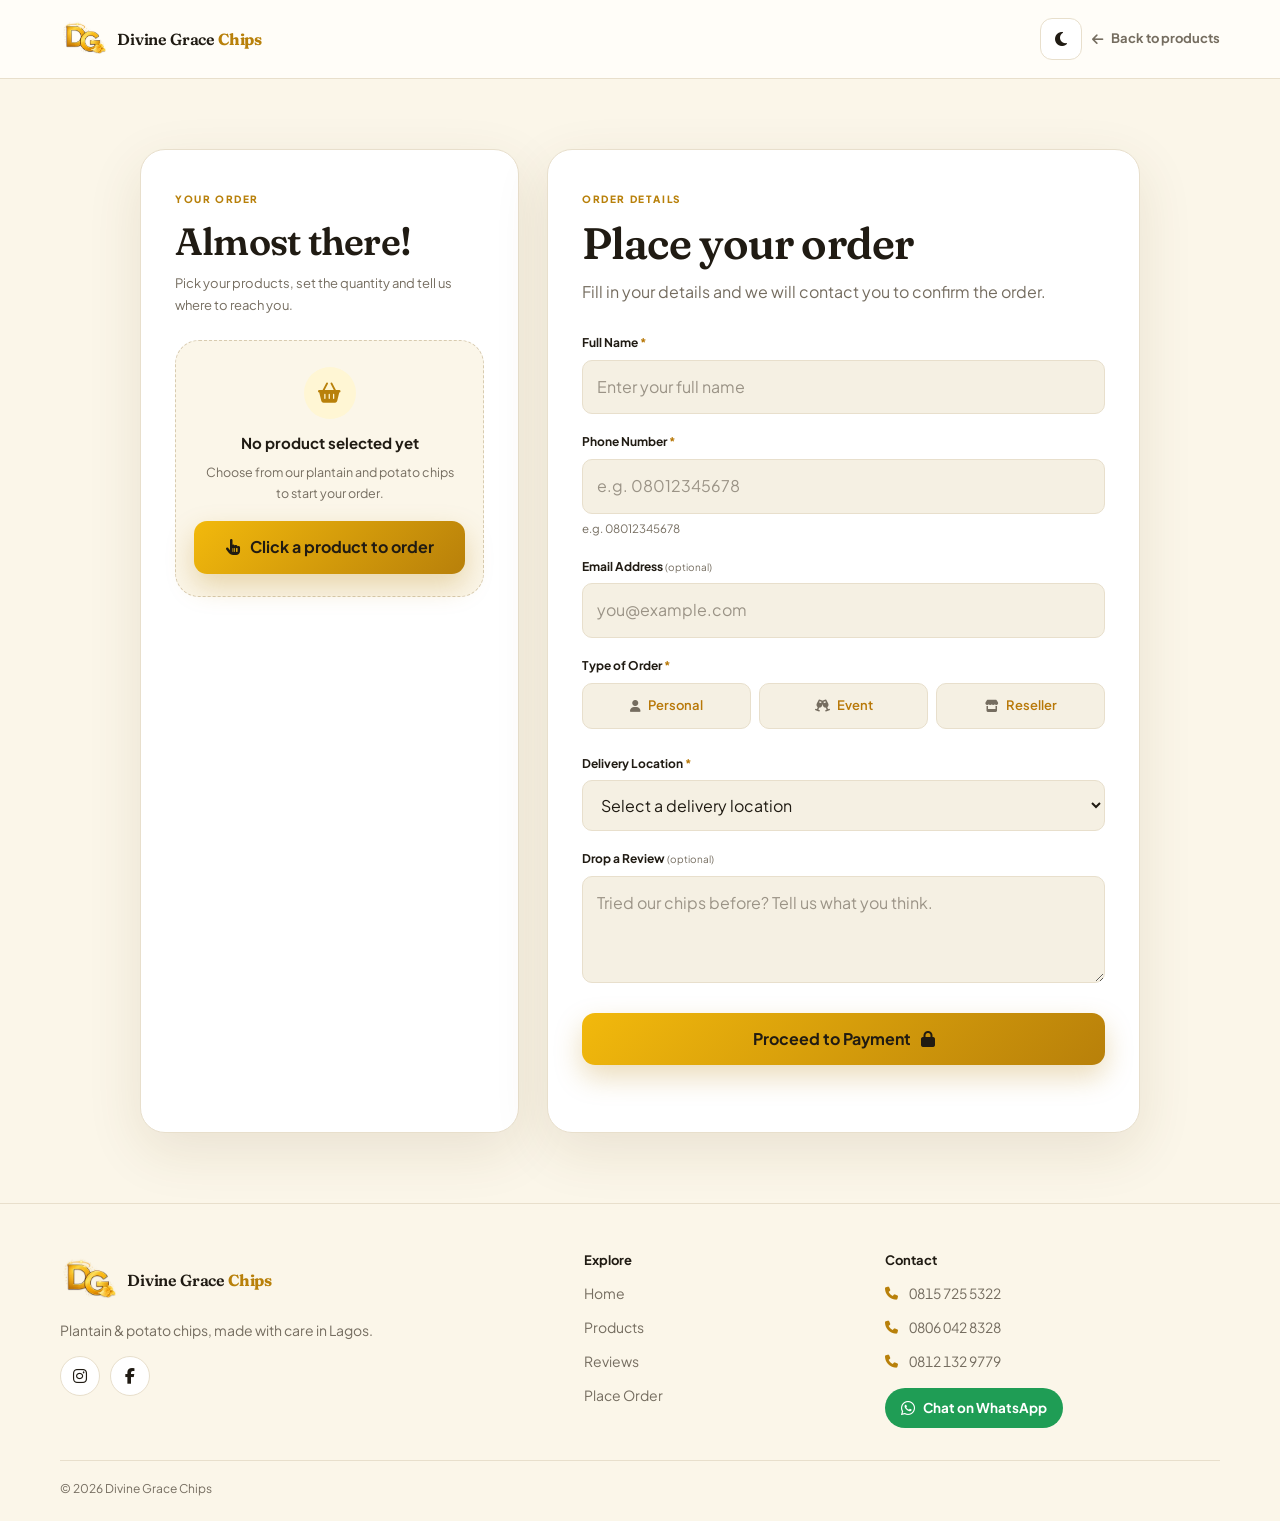
<file: order.html>
<!DOCTYPE html>
<html lang="en">
<head>
  <meta charset="UTF-8">
  <meta name="viewport" content="width=device-width, initial-scale=1.0">
  <meta name="description" content="Place an order with Divine Grace Chips.">
  <title>Divine Grace Chips | Place Order</title>
  <script>
  (function () {
    try {
      var saved = sessionStorage.getItem('dg-theme');
      var prefersDark = window.matchMedia('(prefers-color-scheme: dark)').matches;
      var theme = saved || (prefersDark ? 'dark' : 'light');
      document.documentElement.setAttribute('data-theme', theme);
    } catch (e) {}
  })();
</script>
  <!-- browser icon -->
  <link rel="icon" type="image/png" sizes="32x32" href="asset/icons/favicon-32.png">
  <link rel="apple-touch-icon" href="asset/icons/apple-touch-icon.png">
  <meta name="theme-color" content="#fffdf8">
  <!-- link preview (WhatsApp, Facebook, X…)
       ⚠ Once the site is live, change asset/og-image.jpg below to the FULL address,
         e.g. https://your-site.com/asset/og-image.jpg, as WhatsApp needs the full URL. -->
  <meta property="og:type" content="website">
  <meta property="og:site_name" content="Divine Grace Chips">
  <meta property="og:title" content="Divine Grace Chips — Place your order">
  <meta property="og:description" content="Choose your packs, pay by bank transfer, then pick up or get home delivery.">
  <meta property="og:image" content="asset/og-image.jpg">
  <meta property="og:image:width" content="1200">
  <meta property="og:image:height" content="630">
  <meta name="twitter:card" content="summary_large_image">
  <link rel="preconnect" href="https://fonts.googleapis.com">
  <link rel="preconnect" href="https://fonts.gstatic.com" crossorigin>
  <link href="https://fonts.googleapis.com/css2?family=Fraunces:ital,opsz,wght,SOFT@0,9..144,400..800,0..100;1,9..144,400..800,0..100&family=Plus+Jakarta+Sans:ital,wght@0,400..800;1,400..800&display=swap" rel="stylesheet">
  <link rel="stylesheet" href="https://cdnjs.cloudflare.com/ajax/libs/font-awesome/6.5.2/css/all.min.css">
  <link rel="stylesheet" href="style.css?v=20261128c">
</head>
<body class="order-page has-bottom-nav">
  <!-- ===== HEADER ===== -->
  <header class="site-header">
    <div class="container nav">
      <a class="logo" href="index.html" aria-label="Divine Grace Chips home">
          <img src="asset/logo.webp" alt="Divine Grace Chips" class="logo-image">
          <span class="logo-text">Divine Grace <strong>Chips</strong></span>
        </a>
      <div class="nav-actions">
        <button class="theme-toggle" type="button" aria-label="Toggle dark mode" title="Toggle theme">
          <i class="fa-solid fa-moon" aria-hidden="true"></i>
        </button>
        <a class="back-link" href="products.html">
          <i class="fa-solid fa-arrow-left" aria-hidden="true"></i> Back to products
        </a>
        <a class="mobile-cart is-current" href="order.html" aria-label="Order now" aria-current="page">
          <i class="fa-solid fa-cart-shopping" aria-hidden="true"></i>
          <span>Order</span>
        </a>
      </div>
    </div>
  </header>

  <main class="order-main">
    <div class="container order-grid">
      <!-- ===== ORDER SUMMARY ===== -->
      <aside class="order-summary" id="orderSummary">
        <span class="eyebrow">YOUR ORDER</span>
        <h1>Almost there!</h1>
        <p>Pick your products, set the quantity and tell us where to reach you.</p>

        <!-- next delivery batch (filled in by script.js from the admin's setting) -->
        <button type="button" class="batch-strip" id="batchStrip" hidden>
          <i class="fa-solid fa-truck-fast" aria-hidden="true"></i>
          <span id="batchStripText"></span>
          <i class="fa-solid fa-circle-info batch-strip-more" aria-hidden="true"></i>
        </button>

        <!-- shown while no product has been chosen -->
        <div class="order-empty" id="orderEmpty">
          <span class="order-empty-icon" aria-hidden="true"><i class="fa-solid fa-basket-shopping"></i></span>
          <strong>No product selected yet</strong>
          <span>Choose from our plantain and potato chips to start your order.</span>
          <button class="btn btn-primary" id="chooseProductBtn" type="button" aria-controls="productPicker" aria-expanded="false">
            <i class="fa-solid fa-hand-pointer" aria-hidden="true"></i> Click a product to order
          </button>
        </div>

        <!-- the products in this order (filled in by script.js) -->
        <ul class="order-items" id="orderItems" aria-live="polite"></ul>

        <!-- product picker -->
        <div class="product-picker" id="productPicker" hidden>
          <div class="product-picker-head">
            <strong>Choose a product</strong>
            <button type="button" class="product-picker-close" id="closePickerBtn" aria-label="Close product list"><i class="fa-solid fa-xmark" aria-hidden="true"></i></button>
          </div>
          <div class="product-options" id="productOptions"></div>
          <p class="product-picker-hint"><i class="fa-solid fa-circle-info" aria-hidden="true"></i> Want both ripe and unripe? Add the pack twice.</p>
        </div>

        <button class="btn btn-light add-product-btn" id="addProductBtn" type="button" aria-controls="productPicker" aria-expanded="false" hidden>
          <i class="fa-solid fa-plus" aria-hidden="true"></i> Add more products
        </button>

        <div class="total-row" id="totalRow" hidden>
          <span>Total <small id="itemCount"></small></span>
          <strong id="total">₦0</strong>
        </div>
      </aside>

      <!-- ===== ORDER FORM ===== -->
      <section class="form-card">
        <div class="section-heading left">
          <span class="eyebrow">ORDER DETAILS</span>
          <h2>Place your order</h2>
          <p>Fill in your details and we will contact you to confirm the order.</p>
        </div>

        <form id="orderForm" novalidate>
          <input type="hidden" name="access_key" value="YOUR_WEB3FORMS_ACCESS_KEY">
          <input type="hidden" name="subject" value="New Divine Grace Chips Order">
          <input type="hidden" name="from_name" value="Divine Grace Chips Website">
          <input type="checkbox" name="botcheck" style="display:none">

          <!-- filled in from the order at the top when the form is sent -->
          <input type="hidden" name="order" id="orderField">
          <input type="hidden" name="items" id="itemsField">
          <input type="hidden" name="total" id="totalField">

          <div class="field">
            <label for="name">Full Name <span>*</span></label>
            <input id="name" name="name" type="text" placeholder="Enter your full name" autocomplete="name" required>
          </div>

          <div class="field" id="phoneField">
            <label for="phone">Phone Number <span>*</span></label>
            <input id="phone" name="phone" type="tel" inputmode="tel" placeholder="e.g. 08012345678" autocomplete="tel" maxlength="17" required aria-describedby="phoneHint">
            <small class="field-hint" id="phoneHint">e.g. 08012345678</small>
          </div>

          <div class="field">
            <label for="email">Email Address <small>(optional)</small></label>
            <input id="email" name="email" type="email" placeholder="you@example.com" autocomplete="email">
          </div>

          <fieldset class="field choice-field">
            <legend>Type of Order <span>*</span></legend>
            <div class="choice-group">
              <label class="choice">
                <input type="radio" name="order_type" value="Personal" required>
                <span><i class="fa-solid fa-user" aria-hidden="true"></i> Personal</span>
              </label>
              <label class="choice">
                <input type="radio" name="order_type" value="Event">
                <span><i class="fa-solid fa-champagne-glasses" aria-hidden="true"></i> Event</span>
              </label>
              <label class="choice">
                <input type="radio" name="order_type" value="Reseller">
                <span><i class="fa-solid fa-store" aria-hidden="true"></i> Reseller</span>
              </label>
            </div>
          </fieldset>

          <div class="field">
            <label for="location">Delivery Location <span>*</span></label>
            <select id="location" name="delivery_location" required>
              <option value="" selected disabled>Select a delivery location</option>
              <option value="UNILAG">UNILAG</option>
              <option value="Charity Pavilion">Charity Pavilion</option>
              <option value="Home Delivery">Home Delivery</option>
            </select>
          </div>

          <div class="field" id="addressField" hidden>
            <label for="address">Home Address <span>*</span></label>
            <textarea id="address" name="address" rows="3" placeholder="House number, street, area and a nearby landmark" autocomplete="street-address"></textarea>
          </div>

          <div class="field">
            <label for="review">Drop a Review <small>(optional)</small></label>
            <textarea id="review" name="review" rows="3" placeholder="Tried our chips before? Tell us what you think."></textarea>
          </div>

          <!-- payment details sent with the order -->
          <input type="hidden" name="payment_method" id="paymentMethodField">
          <input type="hidden" name="payment_reference" id="paymentRefField">
          <input type="hidden" name="expected_delivery" id="deliveryField">

          <button class="btn btn-primary submit-btn" type="submit" id="submitBtn">
            Proceed to Payment <i class="fa-solid fa-lock" aria-hidden="true"></i>
          </button>

          <div class="form-message" id="formMessage" role="status" aria-live="polite"></div>
        </form>
      </section>
    </div>
  </main>

  <!-- ===== FOOTER ===== -->
  <footer class="site-footer">
    <div class="container footer-grid">
      <div class="footer-brand">
        <a class="logo footer-logo" href="index.html" aria-label="Divine Grace Chips home">
          <img loading="lazy" decoding="async" src="asset/logo.webp" alt="Divine Grace Chips" class="logo-image">
          <span class="logo-text">Divine Grace <strong>Chips</strong></span>
        </a>
        <p class="footer-tagline">Plantain &amp; potato chips, made with care in Lagos.</p>
        <p class="footer-batch" data-footer-batch hidden>
          <i class="fa-solid fa-truck-fast" aria-hidden="true"></i>
          <span></span>
        </p>
        <!-- SOCIAL LINKS: replace each href="#" with the page address and delete data-soon -->
        <div class="footer-social">
          <a href="#" data-soon target="_blank" rel="noopener noreferrer" aria-label="Instagram"><i class="fa-brands fa-instagram" aria-hidden="true"></i></a>
          <a href="#" data-soon target="_blank" rel="noopener noreferrer" aria-label="Facebook"><i class="fa-brands fa-facebook-f" aria-hidden="true"></i></a>
        </div>
      </div>

      <nav class="footer-col footer-explore" aria-label="Footer">
        <h4>Explore</h4>
        <a href="index.html">Home</a>
        <a href="products.html">Products</a>
        <a href="index.html#reviews">Reviews</a>
        <a href="order.html">Place Order</a>
      </nav>

      <div class="footer-col footer-contact">
        <h4>Contact</h4>
        <a class="contact-link" href="tel:+2348157255322"><i class="fa-solid fa-phone" aria-hidden="true"></i><span>0815 725 5322</span></a>
        <a class="contact-link" href="tel:+2348060428328"><i class="fa-solid fa-phone" aria-hidden="true"></i><span>0806 042 8328</span></a>
        <a class="contact-link" href="tel:+2348121329779"><i class="fa-solid fa-phone" aria-hidden="true"></i><span>0812 132 9779</span></a>
        <a class="footer-wa" href="https://wa.me/2348157255322" target="_blank" rel="noopener noreferrer">
          <i class="fa-brands fa-whatsapp" aria-hidden="true"></i>
          <span>Chat on WhatsApp</span>
        </a>
      </div>
    </div>
    <div class="container footer-bottom">
      <span>© <span id="year"></span> Divine Grace Chips</span>
    </div>
  </footer>

  <!-- ===== DELIVERY ANNOUNCEMENT (pops up when the order page opens) ===== -->
  <div class="pay-overlay batch-overlay" id="batchPopup" hidden>
    <div class="pay batch-pop" role="dialog" aria-modal="true" aria-labelledby="batchTitle" aria-describedby="batchBody">
      <button class="pay-close" type="button" id="batchClose" aria-label="Close"><i class="fa-solid fa-xmark" aria-hidden="true"></i></button>
      <span class="batch-icon" aria-hidden="true"><i class="fa-solid fa-truck-fast"></i></span>
      <span class="pay-badge" id="batchKicker">Next delivery</span>
      <h2 id="batchTitle"></h2>
      <div id="batchBody">
        <p class="batch-text" id="batchText"></p>
        <ul class="batch-facts" id="batchFacts"></ul>
      </div>
      <button class="btn btn-primary batch-ok" type="button" id="batchOk">Continue to order <i class="fa-solid fa-arrow-right" aria-hidden="true"></i></button>
    </div>
  </div>

  <!-- ===== PAYMENT (opens after "Proceed to Payment") ===== -->
  <div class="pay-overlay" id="payment" hidden>
    <div class="pay" role="dialog" aria-modal="true" aria-labelledby="payTitle">
      <button class="pay-close" type="button" id="payClose" aria-label="Close payment and go back to the order"><i class="fa-solid fa-xmark" aria-hidden="true"></i></button>

      <!-- step 1: transfer details -->
      <div class="pay-step" id="payStep">
        <span class="pay-badge"><i class="fa-solid fa-building-columns" aria-hidden="true"></i> Bank transfer</span>
        <h2 id="payTitle">Complete your payment</h2>
        <p class="pay-intro">Transfer the exact amount below, then tap <strong>I have made payment</strong> to send your order.</p>

        <div class="pay-amount">
          <span>Amount to pay</span>
          <strong id="payAmount">₦0</strong>
          <button type="button" class="pay-copy" data-copy-from="payAmountRaw"><i class="fa-regular fa-copy" aria-hidden="true"></i> Copy</button>
          <span id="payAmountRaw" hidden></span>
        </div>

        <dl class="pay-details">
          <div><dt>Bank</dt><dd id="payBank"></dd></div>
          <div><dt>Account name</dt><dd id="payAccName"></dd></div>
          <div>
            <dt>Account number</dt>
            <dd><span class="pay-accno" id="payAccNo"></span>
              <button type="button" class="pay-copy" data-copy-from="payAccNo"><i class="fa-regular fa-copy" aria-hidden="true"></i> Copy</button></dd>
          </div>
          <div>
            <dt>Reference</dt>
            <dd><span class="pay-ref" id="payRef"></span>
              <button type="button" class="pay-copy" data-copy-from="payRef"><i class="fa-regular fa-copy" aria-hidden="true"></i> Copy</button></dd>
          </div>
        </dl>
        <p class="pay-tip"><i class="fa-solid fa-circle-info" aria-hidden="true"></i> Use the reference as your transfer description (narration) so we can match your payment quickly.</p>

        <button class="btn btn-primary pay-confirm" type="button" id="payConfirm">
          <i class="fa-solid fa-circle-check" aria-hidden="true"></i> I have made payment
        </button>
        <button class="pay-back" type="button" id="payBack"><i class="fa-solid fa-arrow-left" aria-hidden="true"></i> Go back and edit my order</button>
        <div class="form-message" id="payMessage" role="status" aria-live="polite"></div>
      </div>

      <!-- step 2: done -->
      <div class="pay-step pay-done" id="payDone" hidden>
        <span class="pay-done-icon" aria-hidden="true"><i class="fa-solid fa-check"></i></span>
        <h2>Order received!</h2>
        <p class="batch-done" id="batchDone" hidden></p>
        <p id="payDoneText">Thank you. We will confirm your payment and contact you shortly to arrange delivery.</p>
        <div class="pay-done-ref">Order reference <strong id="payDoneRef"></strong></div>
        <a class="btn btn-whatsapp" id="payWhatsApp" href="#" target="_blank" rel="noopener">
          <i class="fa-brands fa-whatsapp" aria-hidden="true"></i> Send my order on WhatsApp
        </a>
        <p class="pay-wa-note">Optional: keeps a copy of your order in your chat.</p>
        <a class="btn btn-light" href="products.html">Continue shopping</a>
        <button class="pay-back" type="button" id="payFinish">Close</button>
      </div>
    </div>
  </div>

  <!-- ===== MOBILE BOTTOM NAV (appears on scroll) ===== -->
  <nav class="bottom-nav" aria-label="Mobile navigation">
    <a class="bottom-nav-link" href="index.html">
      <i class="fa-solid fa-house" aria-hidden="true"></i><span>Home</span>
    </a>
    <a class="bottom-nav-link" href="products.html">
      <i class="fa-solid fa-cookie-bite" aria-hidden="true"></i><span>Products</span>
    </a>
    <a class="bottom-nav-link" href="index.html#about">
      <i class="fa-solid fa-circle-info" aria-hidden="true"></i><span>About</span>
    </a>
    <a class="bottom-nav-link" href="index.html#contact">
      <i class="fa-solid fa-phone" aria-hidden="true"></i><span>Contact</span>
    </a>
    <button class="bottom-nav-link theme-toggle" type="button" aria-label="Toggle dark mode">
      <i class="fa-solid fa-moon" aria-hidden="true"></i><span>Theme</span>
    </button>
  </nav>

  <script src="stock.js?v=20261128c"></script>
  <script src="script.js?v=20261128c"></script>
</body>
</html>
</file>
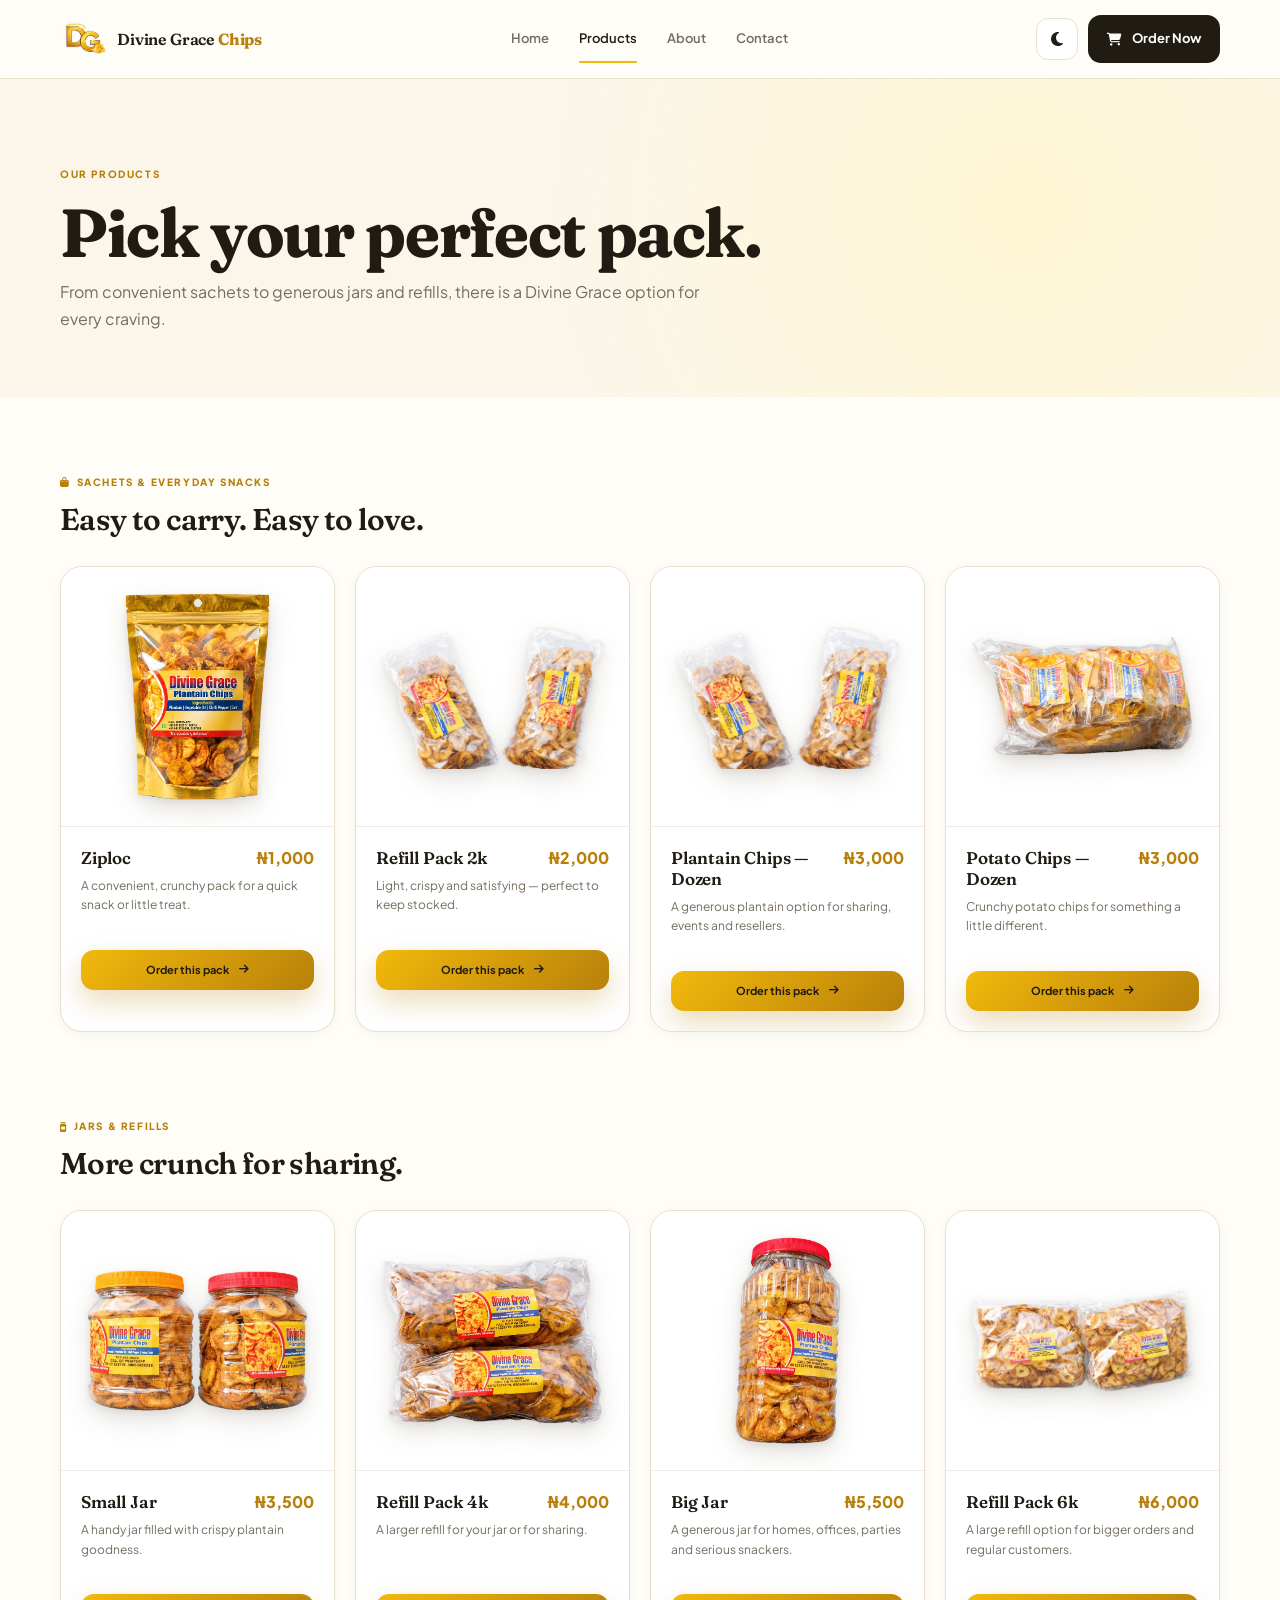
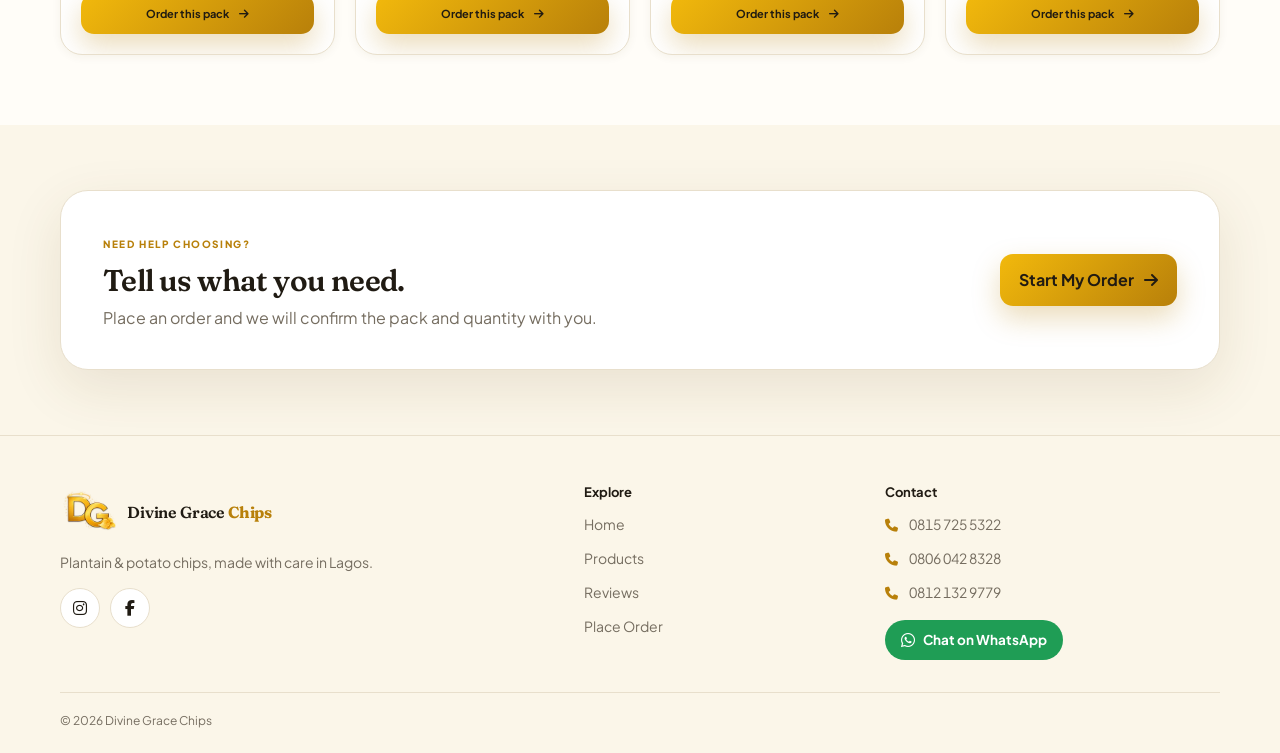
<file: products.html>
<!DOCTYPE html>
<html lang="en">
<head>
  <meta charset="UTF-8">
  <meta name="viewport" content="width=device-width, initial-scale=1.0">
  <meta name="description" content="Shop Divine Grace Chips products and packs.">
  <title>Divine Grace Chips | Products</title>
  <script>
  (function () {
    try {
      var saved = sessionStorage.getItem('dg-theme');
      var prefersDark = window.matchMedia('(prefers-color-scheme: dark)').matches;
      var theme = saved || (prefersDark ? 'dark' : 'light');
      document.documentElement.setAttribute('data-theme', theme);
    } catch (e) {}
  })();
</script>
  <!-- browser icon -->
  <link rel="icon" type="image/png" sizes="32x32" href="asset/icons/favicon-32.png">
  <link rel="apple-touch-icon" href="asset/icons/apple-touch-icon.png">
  <meta name="theme-color" content="#fffdf8">
  <!-- link preview (WhatsApp, Facebook, X…)
       ⚠ Once the site is live, change asset/og-image.jpg below to the FULL address,
         e.g. https://your-site.com/asset/og-image.jpg, as WhatsApp needs the full URL. -->
  <meta property="og:type" content="website">
  <meta property="og:site_name" content="Divine Grace Chips">
  <meta property="og:title" content="Divine Grace Chips — Our products">
  <meta property="og:description" content="Ziplocs, refill packs and jars of fresh plantain and potato chips. Pick your perfect pack.">
  <meta property="og:image" content="asset/og-image.jpg">
  <meta property="og:image:width" content="1200">
  <meta property="og:image:height" content="630">
  <meta name="twitter:card" content="summary_large_image">
  <link rel="preconnect" href="https://fonts.googleapis.com">
  <link rel="preconnect" href="https://fonts.gstatic.com" crossorigin>
  <link href="https://fonts.googleapis.com/css2?family=Fraunces:ital,opsz,wght,SOFT@0,9..144,400..800,0..100;1,9..144,400..800,0..100&family=Plus+Jakarta+Sans:ital,wght@0,400..800;1,400..800&display=swap" rel="stylesheet">
  <link rel="stylesheet" href="https://cdnjs.cloudflare.com/ajax/libs/font-awesome/6.5.2/css/all.min.css">
  <link rel="stylesheet" href="style.css?v=20261128c">
</head>
<body class="has-bottom-nav">
  <!-- ===== HEADER ===== -->
  <header class="site-header">
    <div class="container nav">
      <a class="logo" href="index.html" aria-label="Divine Grace Chips home">
          <img src="asset/logo.webp" alt="Divine Grace Chips" class="logo-image">
          <span class="logo-text">Divine Grace <strong>Chips</strong></span>
        </a>

      <nav class="desktop-nav" aria-label="Main navigation">
        <a href="index.html">Home</a>
        <a class="active"href="products.html">Products</a>
        <a href="index.html#about">About</a>
        <a href="index.html#contact">Contact</a>
      </nav>

      <div class="nav-actions">
        <button class="theme-toggle" type="button" aria-label="Toggle dark mode" title="Toggle theme">
          <i class="fa-solid fa-moon" aria-hidden="true"></i>
        </button>
        <a class="nav-cta" href="order.html"><i class="fa-solid fa-cart-shopping" aria-hidden="true"></i> Order Now</a>
        <a class="mobile-cart" href="order.html" aria-label="Order now">
          <i class="fa-solid fa-cart-shopping" aria-hidden="true"></i>
          <span>Order</span>
        </a>
      </div>
    </div>
  </header>

  <main>
    <!-- ===== PAGE HERO ===== -->
    <section class="page-hero">
      <div class="container">
        <span class="eyebrow">OUR PRODUCTS</span>
        <h1>Pick your perfect pack.</h1>
        <p>From convenient sachets to generous jars and refills, there is a Divine Grace option for every craving.</p>
      </div>
    </section>

    <!-- ===== PRODUCTS ===== -->
    <section class="products-section product-page">
      <div class="container">
        <div class="category-block">
          <div class="category-heading">
            <div>
              <span class="eyebrow"><i class="fa-solid fa-bag-shopping" aria-hidden="true"></i> SACHETS &amp; EVERYDAY SNACKS</span>
              <h2>Easy to carry. Easy to love.</h2>
            </div>
          </div>
          <div class="product-grid four" id="sachetGrid"></div>
        </div>

        <div class="category-block">
          <div class="category-heading">
            <div>
              <span class="eyebrow"><i class="fa-solid fa-jar" aria-hidden="true"></i> JARS &amp; REFILLS</span>
              <h2>More crunch for sharing.</h2>
            </div>
          </div>
          <div class="product-grid four" id="jarGrid"></div>
        </div>
      </div>
    </section>

    <!-- ===== ORDER BANNER ===== -->
    <section class="order-banner">
      <div class="container">
        <div>
          <span class="eyebrow">NEED HELP CHOOSING?</span>
          <h2>Tell us what you need.</h2>
          <p>Place an order and we will confirm the pack and quantity with you.</p>
        </div>
        <a class="btn btn-primary" href="order.html">Start My Order <i class="fa-solid fa-arrow-right" aria-hidden="true"></i></a>
      </div>
    </section>
  </main>

  <!-- ===== FOOTER ===== -->
  <footer class="site-footer">
    <div class="container footer-grid">
      <div class="footer-brand">
        <a class="logo footer-logo" href="index.html" aria-label="Divine Grace Chips home">
          <img loading="lazy" decoding="async" src="asset/logo.webp" alt="Divine Grace Chips" class="logo-image">
          <span class="logo-text">Divine Grace <strong>Chips</strong></span>
        </a>
        <p class="footer-tagline">Plantain &amp; potato chips, made with care in Lagos.</p>
        <p class="footer-batch" data-footer-batch hidden>
          <i class="fa-solid fa-truck-fast" aria-hidden="true"></i>
          <span></span>
        </p>
        <!-- SOCIAL LINKS: replace each href="#" with the page address and delete data-soon -->
        <div class="footer-social">
          <a href="#" data-soon target="_blank" rel="noopener noreferrer" aria-label="Instagram"><i class="fa-brands fa-instagram" aria-hidden="true"></i></a>
          <a href="#" data-soon target="_blank" rel="noopener noreferrer" aria-label="Facebook"><i class="fa-brands fa-facebook-f" aria-hidden="true"></i></a>
        </div>
      </div>

      <nav class="footer-col footer-explore" aria-label="Footer">
        <h4>Explore</h4>
        <a href="index.html">Home</a>
        <a href="products.html">Products</a>
        <a href="index.html#reviews">Reviews</a>
        <a href="order.html">Place Order</a>
      </nav>

      <div class="footer-col footer-contact">
        <h4>Contact</h4>
        <a class="contact-link" href="tel:+2348157255322"><i class="fa-solid fa-phone" aria-hidden="true"></i><span>0815 725 5322</span></a>
        <a class="contact-link" href="tel:+2348060428328"><i class="fa-solid fa-phone" aria-hidden="true"></i><span>0806 042 8328</span></a>
        <a class="contact-link" href="tel:+2348121329779"><i class="fa-solid fa-phone" aria-hidden="true"></i><span>0812 132 9779</span></a>
        <a class="footer-wa" href="https://wa.me/2348157255322" target="_blank" rel="noopener noreferrer">
          <i class="fa-brands fa-whatsapp" aria-hidden="true"></i>
          <span>Chat on WhatsApp</span>
        </a>
      </div>
    </div>
    <div class="container footer-bottom">
      <span>© <span id="year"></span> Divine Grace Chips</span>
    </div>
  </footer>

  <!-- ===== MOBILE BOTTOM NAV (appears on scroll) ===== -->
  <nav class="bottom-nav" aria-label="Mobile navigation">
    <a class="bottom-nav-link" href="index.html">
      <i class="fa-solid fa-house" aria-hidden="true"></i><span>Home</span>
    </a>
    <a class="bottom-nav-link active" href="products.html" aria-current="page">
      <i class="fa-solid fa-cookie-bite" aria-hidden="true"></i><span>Products</span>
    </a>
    <a class="bottom-nav-link" href="index.html#about">
      <i class="fa-solid fa-circle-info" aria-hidden="true"></i><span>About</span>
    </a>
    <a class="bottom-nav-link" href="index.html#contact">
      <i class="fa-solid fa-phone" aria-hidden="true"></i><span>Contact</span>
    </a>
    <button class="bottom-nav-link theme-toggle" type="button" aria-label="Toggle dark mode">
      <i class="fa-solid fa-moon" aria-hidden="true"></i><span>Theme</span>
    </button>
  </nav>

  <script src="stock.js?v=20261128c"></script>
  <script src="script.js?v=20261128c"></script>
</body>
</html>
</file>
<file: style.css>
:root {
  /* ---------- REFINED BRAND PALETTE ---------- */
  --primary: #f2b90c;        /* Main glossy gold from the DG letters */
  --primary-light: #ffd558;  /* Bright highlight from the sparkles */
  --primary-dark: #b8800a;   /* Deep amber for text/shadows */
  --primary-soft: #fff6d4;   /* Very pale cream tint for backgrounds */
  --glow: var(--primary-soft); /* Soft gold glow behind hero / banners */

  --secondary: #2f7a50;
  --accent: #e8753c;

  /* ---------- LIGHT THEME ---------- */
  --background: #fffdf8;
  --background-soft: #fbf6e9;
  --surface: #ffffff;
  --surface-alt: #f5f0e3;
  --surface-tint: #fff9e9;

  --text: #201b13;
  --text-muted: #756d60;
  --border: #e8dfcc;
  --border-strong: #d8cbb0;

  --success: #2f7a50;
  --warning: #b87808;
  --danger: #b3261e;

  --shadow-sm: 0 2px 10px rgba(91, 67, 19, 0.06);
  --shadow: 0 18px 55px rgba(91, 67, 19, 0.11);
  --shadow-lg: 0 26px 75px rgba(91, 67, 19, 0.16);

  /* ---------- FONTS ---------- */
  --font-display: 'Fraunces', Georgia, 'Times New Roman', serif;   /* headings */
  --font-body: 'Plus Jakarta Sans', system-ui, -apple-system, 'Segoe UI', sans-serif;  /* everything else */

  --radius-sm: 10px;
  --radius: 16px;
  --radius-lg: 24px;
  --radius-xl: 28px;

  --transition: 0.25s cubic-bezier(0.4, 0, 0.2, 1);
  --transition-slow: 0.55s cubic-bezier(0.2, 0.75, 0.2, 1);

  /* Legacy aliases */
  --gold: var(--primary);
  --gold-dark: var(--primary-dark);
  --gold-soft: var(--primary-soft);
  --cream: var(--background);
  --ink: var(--text);
  --muted: var(--text-muted);
  --white: #ffffff;
  --green: var(--secondary);
  --line: var(--border);
}

/* ---------- DARK THEME ---------- */
[data-theme="dark"] {
  --primary: #f2b90c;
  --primary-light: #ffd558;
  --primary-dark: #b8800a;
  --primary-soft: #3a2e08;
  --glow: color-mix(in srgb, var(--primary) 12%, var(--background)); /* softer, warmer glow in dark mode */

  --background: #12110f;
  --background-soft: #191711;
  --surface: #1d1b17;
  --surface-alt: #26231d;
  --surface-tint: #211e18;

  --text: #f7f2e8;
  --text-muted: #bdb5a6;
  --border: #38332a;
  --border-strong: #4a4336;

  --shadow-sm: 0 2px 10px rgba(0, 0, 0, 0.28);
  --shadow: 0 20px 60px rgba(0, 0, 0, 0.40);
  --shadow-lg: 0 28px 78px rgba(0, 0, 0, 0.52);

  --gold-soft: var(--primary-soft);
  --cream: var(--background);
  --white: var(--surface);
}

/* ---------- 2. RESET & BASE ---------- */
*,
*::before,
*::after {
  box-sizing: border-box;
  margin: 0;
  padding: 0;
}

html {
  scroll-behavior: smooth;
}

body {
  font-family: var(--font-body);
  color: var(--text);
  background: var(--background);
  line-height: 1.65;
  transition: background var(--transition), color var(--transition);
  -webkit-font-smoothing: antialiased;
  -moz-osx-font-smoothing: grayscale;
}

html,
body {
  overscroll-behavior-y: none;
  overscroll-behavior-x: none;
}

a {
  color: inherit;
  text-decoration: none;
}

button,
input,
textarea,
select {
  font: inherit;
  color: inherit;
}

button {
  border: 0;
  background: none;
  cursor: pointer;
}

img {
  max-width: 100%;
  display: block;
}

:focus-visible {
  outline: 2px solid var(--primary);
  outline-offset: 3px;
  border-radius: 4px;
}

@media (prefers-reduced-motion: reduce) {
  *,
  *::before,
  *::after {
    animation-duration: 0.01ms !important;
    animation-iteration-count: 1 !important;
    transition-duration: 0.01ms !important;
    scroll-behavior: auto !important;
  }
}

/* ---------- PREVENT UNNECESSARY SCROLLING ---------- */
body {
  overflow-x: hidden;
  max-width: 100vw;
  overscroll-behavior-x: none;
}

.collage-section {
  overflow-x: clip;
}

@supports not (overflow: clip) {
  .collage-section {
    overflow-x: hidden;
  }
}

* {
  -webkit-tap-highlight-color: transparent;
}

/* ---------- 3. LAYOUT ---------- */
.container {
  width: min(1160px, 92%);
  margin: auto;
}

/* ---------- 4. HEADER / NAV ---------- */
.site-header {
  position: sticky;
  top: 0;
  z-index: 50;
  background: color-mix(in srgb, var(--background) 90%, transparent);
  backdrop-filter: blur(16px);
  -webkit-backdrop-filter: blur(16px);
  border-bottom: 1px solid var(--border);
  transition: background var(--transition), border-color var(--transition);
}

.nav {
  min-height: 78px;
  display: flex;
  align-items: center;
  justify-content: space-between;
  gap: 24px;
}

.logo {
  display: inline-flex;
  align-items: center;
  gap: 11px;
  font-family: var(--font-display);
  font-weight: 700;
  color: var(--text);
}

.logo strong {
  color: var(--primary-dark);
}

.logo-text {
  white-space: nowrap;
}

/* ---------- LOGO IMAGE ---------- */
.logo-image {
  height: 46px;
  width: auto;
  display: block;
  flex-shrink: 0;
}

.footer-logo .logo-image {
  height: 56px;
}

@media (max-width: 980px) {
  .logo-image {
    height: 42px;
  }
  .footer-logo .logo-image {
    height: 50px;
  }
}

@media (max-width: 700px) {
  .logo-image {
    height: 38px;
  }
  .footer-logo .logo-image {
    height: 48px;
  }
}

.desktop-nav {
  display: flex;
  gap: 30px;
  color: var(--text-muted);
  font-size: 13px;
  font-weight: 600;
}

.desktop-nav a {
  position: relative;
  padding: 4px 0;
  transition: color var(--transition);
}

.desktop-nav a:hover,
.desktop-nav a.active {
  color: var(--text);
}

.desktop-nav a::after {
  content: "";
  position: absolute;
  left: 0;
  bottom: -9px;
  width: 0;
  height: 2px;
  background: var(--primary);
  border-radius: 2px;
  transition: width var(--transition);
}

.desktop-nav a:hover::after,
.desktop-nav a.active::after {
  width: 100%;
}

.nav-actions {
  display: flex;
  align-items: center;
  gap: 10px;
}

.theme-toggle {
  width: 42px;
  height: 42px;
  border-radius: 12px;
  background: var(--surface);
  border: 1px solid var(--border);
  color: var(--text);
  font-size: 16px;
  display: grid;
  place-items: center;
  transition: all var(--transition);
}

.theme-toggle:hover {
  background: var(--primary-soft);
  border-color: var(--primary);
  transform: translateY(-2px);
}

.theme-toggle i {
  transition: transform var(--transition);
}

.theme-toggle:hover i {
  transform: rotate(20deg);
}

.nav-cta {
  display: inline-flex;
  align-items: center;
  justify-content: center;
  gap: 10px;
  border-radius: 13px;
  padding: 13px 19px;
  font-weight: 700;
  font-size: 13px;
  background: var(--text);
  color: var(--background);
  transition: all var(--transition);
  white-space: nowrap;
}

.nav-cta:hover {
  transform: translateY(-2px);
  box-shadow: 0 10px 25px color-mix(in srgb, var(--text) 18%, transparent);
}

.back-link {
  display: inline-flex;
  align-items: center;
  gap: 8px;
  font-size: 13px;
  font-weight: 700;
  color: var(--text-muted);
  transition: color var(--transition);
}

.back-link:hover {
  color: var(--text);
}

/* ---------- 5. BUTTONS ---------- */
.btn {
  display: inline-flex;
  align-items: center;
  justify-content: center;
  gap: 10px;
  border-radius: 13px;
  padding: 13px 19px;
  font-weight: 700;
  cursor: pointer;
  transition: all var(--transition);
  text-align: center;
}

.btn-primary {
  background: linear-gradient(135deg, var(--primary), var(--primary-dark));
  color: #211b12;
  box-shadow: 0 12px 28px color-mix(in srgb, var(--primary-dark) 28%, transparent);
}

.btn-primary:hover {
  transform: translateY(-2px);
  box-shadow: 0 16px 32px color-mix(in srgb, var(--primary-dark) 42%, transparent);
}

.btn-light {
  background: var(--surface);
  border: 1px solid var(--border);
  color: var(--text);
}

.btn-light:hover {
  border-color: var(--primary);
  transform: translateY(-2px);
}

/* ---------- 6. TYPOGRAPHY HELPERS ---------- */
.eyebrow {
  color: var(--primary-dark);
  letter-spacing: 0.16em;
  font-size: 10px;
  font-weight: 800;
  text-transform: uppercase;
  display: inline-flex;
  align-items: center;
  gap: 6px;
}

.section-heading {
  text-align: center;
  max-width: 700px;
  margin: 0 auto 42px;
}

.section-heading.compact {
  margin-bottom: 28px;
}

.section-heading.left {
  text-align: left;
  margin: 0 0 28px;
}

.section-heading h2 {
  font: 600 clamp(30px, 4vw, 44px) / 1.1 var(--font-display);
  margin: 9px 0 11px;
  letter-spacing: -0.035em;
  color: var(--text);
}

.section-heading p {
  color: var(--text-muted);
}

/* ---------- 7. HERO ---------- */
.hero {
  position: relative;
  padding: 0 0 80px;
  overflow: hidden;
  background:
    radial-gradient(circle at 82% 22%, var(--glow) 0, transparent 40%),
    radial-gradient(circle at 12% 88%, var(--glow) 0, transparent 38%),
    var(--background-soft);
  transition: background var(--transition);
}

.hero > .container {
  position: relative;
  padding-right: 0px;
}

.hero-grid {
  display: grid;
  grid-template-columns: 1fr 1fr;
  grid-template-areas:
    "eyebrow  visual"
    "copy     visual";
  grid-template-rows: auto 1fr;
  column-gap: 40px;
  row-gap: 8px;
  align-items: center;
  position: relative;
  min-height: 560px;
}

.hero-eyebrow {
  grid-area: eyebrow;
  align-self: end;
  padding-top: 40px;
}

.hero-copy {
  grid-area: copy;
  align-self: start;
  padding-bottom: 20px;
}

.hero-visual {
  grid-area: visual;
  position: relative;
  align-self: stretch;
  min-height: 100%;
  display: grid;
  place-items: center;
}

/* the <picture> wrapper takes no space: the photo lays out exactly as before */
.hero-picture { display: contents; }

.hero-photo {
  position: absolute;
  top: 0;
  right: -50px;
  width: 180%;
  max-width: none;
  height: auto;
  max-height: 130%;
  object-fit: contain;
  object-position: top right;
  z-index: 2;
  pointer-events: none;
  mix-blend-mode: multiply;
  filter: drop-shadow(0 25px 40px rgba(60, 42, 8, 0.10));
  display: block;
}

[data-theme="dark"] .hero-photo {
  mix-blend-mode: screen;
  filter: drop-shadow(0 25px 40px rgba(0, 0, 0, 0.35));
}

.hero h1 {
  font: 700 clamp(44px, 6vw, 76px) / 0.99 var(--font-display);
  letter-spacing: -0.055em;
  margin: 0 0 23px;
  color: var(--text);
  position: relative;
  z-index: 3;
}

.hero h1 em {
  color: var(--primary-dark);
  font-style: normal;
}

.hero-copy > p {
  max-width: 590px;
  color: var(--text-muted);
  font-size: 17px;
  position: relative;
  z-index: 3;
}

.hero-actions {
  display: flex;
  gap: 12px;
  margin-top: 30px;
  flex-wrap: wrap;
  position: relative;
  z-index: 3;
}

.hero-actions .btn {
  flex: 1 1 0;
  min-width: 180px;
  max-width: 240px;
  padding: 13px 22px;
}

.trust-row {
  display: flex;
  gap: 38px;
  margin-top: 46px;
  flex-wrap: wrap;
  position: relative;
  z-index: 3;
}

.trust-row div {
  display: grid;
  gap: 1px;
}

.trust-row strong {
  font: 800 19px var(--font-body);
  color: var(--text);
}

.trust-row span {
  color: var(--text-muted);
  font-size: 11px;
}

.floating-badge {
  position: absolute;
  z-index: 5;
  right: 24px;
  bottom: 24px;
  background: var(--surface);
  padding: 12px 16px;
  border-radius: 14px;
  box-shadow: 0 12px 30px rgba(60, 42, 8, 0.10);
  display: grid;
  grid-template-columns: 26px 1fr;
  column-gap: 8px;
  border: 1px solid var(--border);
}

.floating-badge .badge-icon {
  grid-row: span 2;
  color: var(--primary);
  font-size: 20px;
  display: grid;
  place-items: center;
}

.floating-badge strong {
  font: 700 11px var(--font-body);
  color: var(--text);
}

.floating-badge small {
  color: var(--text-muted);
  font-size: 9px;
}

.badge-icon i {
  font-size: 14px;
}

.floating-badge.badge-switch-out {
  animation: badge-switch-out 0.26s ease forwards;
}

.floating-badge.badge-switch-in {
  animation: badge-switch-in 0.36s ease both;
}

@keyframes badge-switch-out {
  to { opacity: 0; transform: translateY(8px) scale(0.96); }
}

@keyframes badge-switch-in {
  from { opacity: 0; transform: translateY(-8px) scale(0.96); }
  to   { opacity: 1; transform: translateY(0) scale(1); }
}

/* ---------- 8. BRAND COLLAGE ---------- */
.collage-section {
  position: relative;
  min-height: 145vh;
  background:
    radial-gradient(circle at 50% 50%, var(--glow) 0, transparent 34%),
    var(--background);
  transition: background var(--transition);
}

.collage-sticky {
  position: sticky;
  top: 78px;
  height: calc(100vh - 78px);
  min-height: 560px;
  overflow: hidden;
  overflow: clip;
  display: grid;
  place-items: center;
}

.collage-sentinel {
  position: absolute;
  top: 0;
  left: 0;
  width: 1px;
  height: 1px;
  pointer-events: none;
}

.collage-title {
  position: absolute;
  top: 50%;
  left: 50%;
  transform: translate(-50%, -50%) translateY(18px);
  width: min(570px, 82vw);
  text-align: center;
  z-index: 10;
  pointer-events: none;
  opacity: 0;
  transition: opacity 0.65s ease, transform 0.65s cubic-bezier(0.22, 1, 0.36, 1);
}

.collage-title.is-visible {
  opacity: 1;
  transform: translate(-50%, -50%) translateY(0);
}

.collage-title h2 {
  font: 600 clamp(30px, 4.2vw, 50px) / 1.06 var(--font-display);
  letter-spacing: -0.045em;
  color: var(--text);
  margin: 10px 0 20px;
}

.collage-stage {
  position: relative;
  width: 100%;
  height: 100%;
  display: grid;
  place-items: center;
}

.collage-item {
  position: absolute;
  top: 50%;
  left: 50%;
  width: clamp(200px, 18vw, 305px);
  height: clamp(200px, 18vw, 200px);
  margin: 0;
  padding: 0;
  display: grid;
  place-items: center;
  border-radius: 5px;
  background: color-mix(in srgb, var(--surface) 94%, var(--primary-soft));
  border: 1px solid var(--border);
  box-shadow: 0 5px 10px rgba(60, 42, 8, 0.10);
  overflow: hidden;
  opacity: 1;
  will-change: transform;
  transform: translate(-50%, -50%);
  transition: box-shadow var(--transition), border-color var(--transition);
}

[data-theme="dark"] .collage-item {
  box-shadow: 0 14px 34px rgba(0, 0, 0, 0.34);
}

.collage-item img {
  width: 100%;
  height: 100%;
  object-fit: contain;
  padding: 0;
  display: block;
}

.collage-item[data-pos="top"],
.collage-item[data-pos="bottom"] {
  width: clamp(200px, 14vw, 220px);
  height: clamp(150px, 14vw, 220px);
}

.collage-item[data-pos="topright"]    { z-index: 6; }
.collage-item[data-pos="bottomright"] { z-index: 5; }
.collage-item[data-pos="topleft"]     { z-index: 4; }
.collage-item[data-pos="bottomleft"]  { z-index: 3; }
.collage-item[data-pos="top"]         { z-index: 2; }
.collage-item[data-pos="bottom"]      { z-index: 1; }

.collage-decoration {
  position: absolute;
  inset: 0;
  z-index: 1;
  overflow: hidden;
  pointer-events: none;
  color: color-mix(in srgb, var(--primary-dark) 48%, transparent);
}

.collage-decoration .decor-star {
  position: absolute;
  font-size: 18px;
  opacity: 0.32;
  animation: decor-twinkle 4s ease-in-out infinite;
}

.collage-decoration .star-one   { top: 12%; left: 6%;  font-size: 22px; animation-delay: 0s; }
.collage-decoration .star-two   { top: 18%; right: 8%; font-size: 16px; animation-delay: -1s; }
.collage-decoration .star-three { top: 42%; left: 4%;  font-size: 14px; animation-delay: -2s; }
.collage-decoration .star-four  { top: 48%; right: 5%; font-size: 20px; animation-delay: -0.6s; }
.collage-decoration .star-five  { bottom: 20%; left: 10%; font-size: 16px; animation-delay: -1.6s; }
.collage-decoration .star-six   { bottom: 14%; right: 12%; font-size: 24px; animation-delay: -2.4s; }
.collage-decoration .star-seven { top: 30%; left: 46%; font-size: 12px; animation-delay: -3s; }
.collage-decoration .star-eight { bottom: 32%; right: 42%; font-size: 14px; animation-delay: -0.3s; }

.decor-line {
  position: absolute;
  height: 1px;
  background: color-mix(in srgb, var(--primary-dark) 28%, transparent);
  transform-origin: left center;
  opacity: 0.55;
}

.line-top    { width: 90px; top: 24%; left: 10%; transform: rotate(-8deg); }
.line-bottom { width: 90px; right: 10%; bottom: 24%; transform: rotate(8deg); }

@keyframes decor-twinkle {
  0%, 100% { opacity: 0.24; transform: scale(1) rotate(0deg); }
  50%      { opacity: 0.58; transform: scale(1.12) rotate(8deg); }
}

@media (max-width: 980px) {
  .collage-item {
    width: clamp(200px, 22vw, 245px);
    height: clamp(150px, 22vw, 245px);
  }

  .collage-item[data-pos="top"],
  .collage-item[data-pos="bottom"] {
    width: clamp(150px, 17vw, 175px);
    height: clamp(150px, 17vw, 175px);
  }
}

@media (max-width: 700px) {
  .collage-section {
    min-height: 75vh;
  }

.collage-sticky {
  top: 30px;
  height: calc(75vh - 72px);
  min-height: 400px;
}

  .collage-item {
    width: clamp(110px, 27vw, 145px);
    height: clamp(110px, 27vw, 145px);
    border-radius: 14px;
  }

  .collage-item[data-pos="top"],
  .collage-item[data-pos="bottom"] {
    width: clamp(90px, 22vw, 120px);
    height: clamp(90px, 22vw, 120px);
  }

  .collage-title {
    width: min(88vw, 360px);
  }

  .collage-title h2 {
    font-size: clamp(24px, 7vw, 31px);
    line-height: 1.08;
    letter-spacing: -0.035em;
  }

  .collage-title .eyebrow {
    font-size: 8px;
    letter-spacing: 0.14em;
    padding: 5px 8px;
  }

  .collage-decoration .star-four,
  .collage-decoration .star-seven,
  .collage-decoration .star-eight {
    display: none;
  }

  .collage-decoration .decor-star {
    font-size: 13px;
    opacity: 0.28;
  }

  .collage-decoration .star-one   { top: 10%; left: 5%;  font-size: 17px; }
  .collage-decoration .star-two   { top: 14%; right: 5%; font-size: 13px; }
  .collage-decoration .star-three { top: 44%; left: 3%;  font-size: 11px; }
  .collage-decoration .star-five  { bottom: 18%; left: 7%; font-size: 13px; }
  .collage-decoration .star-six   { bottom: 10%; right: 8%; font-size: 17px; }

  .decor-line { width: 45px; opacity: 0.35; }
  .line-top { top: 27%; left: 7%; }
  .line-bottom { bottom: 27%; right: 7%; }
}

/* ---------- 9. FEATURES ---------- */
.why-section {
  padding: 95px 0;
  background: var(--background-soft);
  transition: background var(--transition);
}

.feature-grid {
  display: grid;
  grid-template-columns: repeat(4, 1fr);
  gap: 18px;
}

.feature-card {
  background: var(--surface);
  border: 1px solid var(--border);
  border-radius: 20px;
  padding: 27px;
  transition: all var(--transition);
  box-shadow: var(--shadow-sm);
}

.feature-card:hover {
  transform: translateY(-6px);
  box-shadow: var(--shadow);
  border-color: var(--primary);
}

.feature-card:hover .feature-icon {
  background: var(--primary);
  color: #211b12;
  transform: scale(1.08);
}

.feature-icon {
  width: 42px;
  height: 42px;
  border-radius: 13px;
  display: grid;
  place-items: center;
  background: var(--primary-soft);
  color: var(--primary-dark);
  font-weight: 800;
  margin-bottom: 18px;
  transition: all var(--transition);
}

.feature-icon i {
  font-size: 16px;
}

.feature-card h3 {
  font: 600 17px var(--font-display);
  margin-bottom: 8px;
  color: var(--text);
  transition: color var(--transition);
}

.feature-card p {
  color: var(--text-muted);
  font-size: 13px;
  transition: color var(--transition);
}

/* ---------- 10. ABOUT ---------- */
.about-section {
  padding: 80px 0;
  background: var(--background);
  transition: background var(--transition);
}

.about-grid {
  display: grid;
  grid-template-columns: 1fr 1fr;
  gap: 65px;
  align-items: center;
}

.about-photo {
  border-radius: var(--radius-xl);
  overflow: hidden;
  box-shadow: var(--shadow);
  background: var(--primary-soft);
}

.about-photo img {
  display: block;
  width: 100%;
  height: 480px;
  object-fit: cover;
}

.about-copy h2 {
  font: 600 clamp(31px, 4vw, 46px) / 1.08 var(--font-display);
  margin: 10px 0 20px;
  letter-spacing: -0.04em;
  color: var(--text);
}

.about-copy p {
  color: var(--text-muted);
  margin-bottom: 16px;
}

.audience-tags {
  display: flex;
  flex-wrap: wrap;
  gap: 8px;
  margin-top: 25px;
}

.audience-tags span {
  display: inline-flex;
  align-items: center;
  gap: 6px;
  padding: 8px 12px;
  background: var(--surface-alt);
  border: 1px solid var(--border);
  border-radius: 99px;
  font-size: 11px;
  font-weight: 600;
  color: var(--text);
  transition: all var(--transition);
}

.audience-tags span:hover {
  border-color: var(--primary);
  background: var(--primary-soft);
}

.audience-tags span i {
  color: var(--primary-dark);
  font-size: 10px;
}

/* ---------- 11. CUSTOMER REVIEWS ---------- */
.reviews-section {
  padding: 96px 0;
  background: var(--background-soft);
  transition: background var(--transition);
}

.reviews-layout {
  display: grid;
  grid-template-columns: minmax(0, 0.85fr) minmax(0, 1.15fr);
  gap: 64px;
  align-items: center;
}

.reviews-intro h2 {
  font: 600 clamp(32px, 4vw, 46px) / 1.08 var(--font-display);
  font-variation-settings: "SOFT" 50;
  letter-spacing: -0.02em;
  color: var(--text);
  margin: 12px 0 16px;
}

.reviews-intro p {
  color: var(--text-muted);
  max-width: 400px;
}

.reviews-controls {
  display: flex;
  align-items: center;
  gap: 10px;
  margin-top: 34px;
}

.reviews-nav {
  width: 48px;
  height: 48px;
  border-radius: 50%;
  background: transparent;
  border: 1px solid var(--border-strong);
  color: var(--text);
  font-size: 15px;
  display: grid;
  place-items: center;
  cursor: pointer;
  transition: background var(--transition), border-color var(--transition), color var(--transition), transform var(--transition);
}

.reviews-nav:hover {
  background: var(--text);
  border-color: var(--text);
  color: var(--background);
}

.reviews-nav:active {
  transform: scale(0.94);
}

.reviews-count {
  margin-left: 14px;
  font-size: 13px;
  font-weight: 600;
  color: var(--text-muted);
  font-variant-numeric: tabular-nums;
  letter-spacing: 0.04em;
}

.reviews-count strong {
  color: var(--text);
  font-weight: 800;
}

/* stage: all cards share one grid cell, so the height never jumps */
.reviews-carousel {
  position: relative;
  outline: none;
}

.reviews-stage {
  display: grid;
}

.review-card {
  grid-area: 1 / 1;
  position: relative;
  display: flex;
  flex-direction: column;
  padding: 48px 48px 38px;
  border-radius: var(--radius-xl);
  background: var(--surface);
  border: 1px solid var(--border);
  box-shadow: var(--shadow);
  opacity: 0;
  visibility: hidden;
  transform: translateY(10px);
  transition: opacity 0.6s ease, transform 0.6s cubic-bezier(0.22, 1, 0.36, 1), visibility 0s linear 0.6s;
}

.review-card.is-active {
  opacity: 1;
  visibility: visible;
  transform: none;
  transition: opacity 0.6s ease 0.1s, transform 0.6s cubic-bezier(0.22, 1, 0.36, 1) 0.1s, visibility 0s;
}

.review-mark {
  display: block;
  height: 46px;
  font: 600 96px / 1 var(--font-display);
  color: var(--primary);
  margin: -6px 0 8px -4px;
}

.review-text {
  flex: 1;
  margin: 0;
  font: 400 clamp(20px, 2vw, 25px) / 1.45 var(--font-display);
  font-variation-settings: "SOFT" 50;
  letter-spacing: -0.01em;
  color: var(--text);
}

.review-author {
  display: flex;
  align-items: center;
  gap: 14px;
  margin-top: 32px;
  padding-top: 24px;
  border-top: 1px solid var(--border);
}

.review-avatar {
  flex-shrink: 0;
  width: 46px;
  height: 46px;
  border-radius: 50%;
  display: grid;
  place-items: center;
  background: var(--primary-soft);
  color: var(--primary-dark);
  font: 600 16px var(--font-display);
  border: 1px solid color-mix(in srgb, var(--primary) 30%, transparent);
}

[data-theme="dark"] .review-avatar {
  color: var(--primary);
}

.review-who {
  display: grid;
  gap: 2px;
  min-width: 0;
}

.review-name {
  font: 700 15px var(--font-body);
  color: var(--text);
}

.review-tag {
  font-size: 12.5px;
  color: var(--text-muted);
}

.review-date {
  margin-left: auto;
  font-size: 12px;
  font-weight: 600;
  color: var(--text-muted);
  white-space: nowrap;
}

/* story-style progress: one thin bar per review, the active one fills */
.reviews-progress {
  display: flex;
  gap: 6px;
  margin-top: 22px;
  padding: 0 6px;
}

.reviews-progress button {
  flex: 1;
  height: 16px;            /* tall hit area, thin visible bar */
  padding: 0;
  border: 0;
  background: transparent;
  cursor: pointer;
  position: relative;
}

.reviews-progress button::before,
.reviews-progress button span {
  content: "";
  position: absolute;
  left: 0;
  right: 0;
  top: 50%;
  height: 3px;
  margin-top: -1.5px;
  border-radius: 3px;
}

.reviews-progress button::before {
  background: var(--border-strong);
  opacity: 0.6;
}

.reviews-progress button span {
  background: var(--primary);
  transform-origin: left center;
  transform: scaleX(0);
}

.reviews-progress button.is-done span {
  transform: scaleX(1);
}

.reviews-progress button.is-active span {
  animation: reviewProgress var(--review-time, 6s) linear forwards;
}

.reviews-carousel.is-paused .reviews-progress button.is-active span {
  animation-play-state: paused;
}

@keyframes reviewProgress {
  from { transform: scaleX(0); }
  to   { transform: scaleX(1); }
}

.reviews-empty {
  text-align: center;
  padding: 60px 20px;
  color: var(--text-muted);
  font-size: 15px;
}

@media (prefers-reduced-motion: reduce) {
  .review-card,
  .review-card.is-active {
    transition: opacity 0.2s ease, visibility 0s;
    transform: none;
  }

  .reviews-progress button.is-active span {
    animation: none;
    transform: scaleX(1);
  }
}

@media (max-width: 980px) {
  .reviews-layout {
    grid-template-columns: 1fr;
    gap: 36px;
  }

  .reviews-intro {
    text-align: center;
  }

  .reviews-intro p {
    margin: 0 auto;
  }

  .reviews-intro h2 br {
    display: none;
  }

  .reviews-controls {
    justify-content: center;
    margin-top: 24px;
  }
}

@media (max-width: 700px) {
  .reviews-section {
    padding: 64px 0;
  }

  .reviews-layout {
    gap: 26px;
  }

  /* on phones the controls sit under the card */
  .reviews-layout {
    display: flex;
    flex-direction: column;
    align-items: stretch;
  }

  .reviews-intro {
    display: contents;
  }

  .reviews-intro .eyebrow,
  .reviews-intro h2,
  .reviews-intro p {
    text-align: center;
  }

  .reviews-intro h2 br { display: inline; }   /* "Real reviews. / Real crunch." */

  .reviews-intro .eyebrow { order: 1; align-self: center; }
  .reviews-intro h2 { order: 2; margin: -14px 0 -14px; }
  .reviews-intro p { order: 3; }
  .reviews-carousel { order: 4; }
  .reviews-controls { order: 5; margin-top: -6px; }

  .review-card {
    padding: 30px 24px 24px;
    border-radius: var(--radius-lg);
  }

  .review-mark {
    height: 34px;
    font-size: 72px;
  }

  .review-text {
    font-size: 18px;
    line-height: 1.5;
  }

  .review-author {
    margin-top: 24px;
    padding-top: 18px;
    gap: 12px;
  }

  .review-avatar {
    width: 40px;
    height: 40px;
    font-size: 14px;
  }

  .review-date {
    align-self: flex-start;
    margin-top: 2px;
  }

  .reviews-nav {
    width: 44px;
    height: 44px;
  }
}

/* ---------- 12. CTA ---------- */
.cta-section {
  padding: 30px 0 90px;
  background: var(--background);
  transition: background var(--transition);
}

.cta-card {
  background: linear-gradient(120deg, var(--glow), var(--surface));
  border: 1px solid var(--border);
  border-radius: var(--radius-xl);
  padding: 42px;
  display: flex;
  justify-content: space-between;
  align-items: center;
  gap: 25px;
  flex-wrap: wrap;
  box-shadow: var(--shadow-sm);
}

.cta-card h2 {
  font: 600 32px var(--font-display);
  margin: 7px 0;
  color: var(--text);
}

.cta-card p {
  color: var(--text-muted);
  max-width: 650px;
}

/* ---------- 13. PAGE HERO (Products) ---------- */
.page-hero {
  padding: 80px 0 65px;
  background:
    radial-gradient(circle at 80% 40%, var(--glow), transparent 45%),
    var(--background-soft);
  transition: background var(--transition);
}

.page-hero h1 {
  font: 700 clamp(42px, 6vw, 68px) / 1 var(--font-display);
  margin: 13px 0;
  color: var(--text);
  letter-spacing: -0.04em;
}

.page-hero p {
  max-width: 650px;
  color: var(--text-muted);
  font-size: 16px;
}

/* ---------- 14. PRODUCTS ---------- */
.products-section {
  padding: 70px 0;
  background: var(--background);
  transition: background var(--transition);
}

.category-block + .category-block {
  margin-top: 80px;
}

.category-heading {
  margin-bottom: 28px;
}

.category-heading h2 {
  font: 600 30px var(--font-display);
  margin-top: 7px;
  color: var(--text);
}

.product-grid {
  display: grid;
  grid-template-columns: repeat(4, 1fr);
  gap: 20px;
}

.product-card {
  background: var(--surface);
  border: 1px solid var(--border);
  border-radius: 22px;
  overflow: hidden;
  transition: all var(--transition);
  box-shadow: var(--shadow-sm);
}

.product-card:hover {
  transform: translateY(-7px);
  box-shadow: var(--shadow);
  border-color: var(--primary);
}

.product-image {
  height: 260px;
  background: var(--glow);
  position: relative;
  overflow: hidden;
  display: grid;
  place-items: center;
}

.image-viewer-trigger {
  position: absolute;   /* fill the fixed-height image area exactly */
  inset: 0;
  width: 100%;
  height: 100%;
  grid-template: minmax(0, 1fr) / minmax(0, 1fr);  /* keep the image inside the box */
  padding: 14px;
  display: grid;
  place-items: center;
  border: 0;
  background: transparent;
  cursor: zoom-in;
}

.image-viewer-trigger img {
  width: 100%;
  height: 100%;
  object-fit: contain;
  object-position: center;
  transition: transform 0.28s ease;
}

.product-card:hover .image-viewer-trigger img {
  transform: scale(1.04);
}

.product-body {
  padding: 20px;
}

.product-title-row {
  display: flex;
  align-items: flex-start;
  justify-content: space-between;
  gap: 10px;
}

.product-body h3 {
  font: 600 17px var(--font-display);
  color: var(--text);
}

.product-body .price {
  font: 800 16px var(--font-body);
  color: var(--primary-dark);
  white-space: nowrap;
}

.product-body p {
  color: var(--text-muted);
  font-size: 12px;
  min-height: 57px;
  margin: 8px 0 17px;
}

.order-btn {
  width: 100%;
  padding: 11px 13px;
  font-size: 11px;
}

/* ---------- 15. ORDER BANNER ---------- */
.order-banner {
  padding: 65px 0;
  background: var(--background-soft);
  transition: background var(--transition);
}

.order-banner .container {
  background: var(--surface);
  color: var(--text);
  border-radius: var(--radius-xl);
  padding: 38px 42px;
  display: flex;
  justify-content: space-between;
  align-items: center;
  gap: 25px;
  flex-wrap: wrap;
  border: 1px solid var(--border);
  box-shadow: var(--shadow);
}

.order-banner h2 {
  font: 600 30px var(--font-display);
  margin: 6px 0;
  color: var(--text);
}

.order-banner p {
  color: var(--text-muted);
}

.order-banner .eyebrow {
  color: var(--primary-dark);
}

/* ---------- 16. ORDER PAGE ---------- */
.order-main {
  min-height: calc(100vh - 140px);
  padding: 70px 0;
  background: var(--background-soft);
  transition: background var(--transition);
}

.order-grid {
  display: grid;
  grid-template-columns: 0.78fr 1.22fr;
  gap: 28px;
  max-width: 1000px;
}

.order-summary,
.form-card {
  background: var(--surface);
  border: 1px solid var(--border);
  border-radius: 25px;
  padding: 34px;
  box-shadow: var(--shadow);
  transition: background var(--transition), border-color var(--transition);
}

.order-summary h1 {
  font: 600 38px var(--font-display);
  margin: 8px 0;
  color: var(--text);
}

.order-summary > p {
  color: var(--text-muted);
  font-size: 13px;
  margin-bottom: 24px;
}

/* order summary: empty state, order lines, product picker, total */
.order-empty {
  display: grid;
  justify-items: center;
  gap: 6px;
  padding: 26px 18px 22px;
  margin-bottom: 4px;
  border: 1.5px dashed var(--border-strong);
  border-radius: var(--radius-lg);
  background: var(--background-soft);
  text-align: center;
}

.order-empty[hidden] { display: none; }

.order-empty-icon {
  width: 52px;
  height: 52px;
  display: grid;
  place-items: center;
  margin-bottom: 6px;
  border-radius: 50%;
  background: var(--primary-soft);
  color: var(--primary-dark);
  font-size: 20px;
}

[data-theme="dark"] .order-empty-icon { color: var(--primary); }

.order-empty strong {
  font-size: 15px;
  color: var(--text);
}

.order-empty > span:not(.order-empty-icon) {
  max-width: 250px;
  font-size: 12.5px;
  color: var(--text-muted);
}

.order-empty .btn {
  margin-top: 12px;
  width: 100%;
  max-width: 280px;
}

/* a gentle shake when someone submits without a product */
.order-summary.needs-product .order-empty {
  border-color: var(--danger);
  animation: needsProduct 0.5s ease;
}

@keyframes needsProduct {
  0%, 100% { transform: translateX(0); }
  20% { transform: translateX(-6px); }
  40% { transform: translateX(6px); }
  60% { transform: translateX(-4px); }
  80% { transform: translateX(4px); }
}

/* order lines */
.order-items {
  list-style: none;
  margin: 0;
  padding: 0;
}

.order-item {
  display: grid;
  grid-template-columns: 56px minmax(0, 1fr) auto;
  align-items: center;
  column-gap: 12px;
  row-gap: 12px;
  padding: 16px 0;
  border-top: 1px solid var(--border);
}

.order-item:last-child {
  border-bottom: 1px solid var(--border);
}

.order-item-img {
  width: 56px;
  height: 56px;
  padding: 4px;
  object-fit: contain;
  border-radius: 12px;
  background: var(--primary-soft);
}

.order-item-info {
  display: grid;
  gap: 1px;
  min-width: 0;
}

.order-item-info strong {
  font-size: 14px;
  color: var(--text);
  line-height: 1.3;
}

.order-item-tag {
  display: inline-block;
  margin-left: 6px;
  padding: 2px 8px;
  border-radius: 999px;
  background: var(--primary-soft);
  color: var(--primary-dark);
  font-size: 10.5px;
  font-style: normal;
  font-weight: 700;
  vertical-align: 2px;
}

[data-theme="dark"] .order-item-tag { color: var(--primary); }

.order-item-info span {
  font-size: 12px;
  color: var(--text-muted);
}

.order-item-remove {
  width: 34px;
  height: 34px;
  border: 0;
  border-radius: 10px;
  background: transparent;
  color: var(--text-muted);
  cursor: pointer;
  transition: background var(--transition), color var(--transition);
}

.order-item-remove:hover {
  color: var(--danger);
  background: color-mix(in srgb, var(--danger) 10%, transparent);
}

.order-item-controls {
  grid-column: 1 / -1;
  display: grid;
  grid-template-columns: auto auto 1fr;
  align-items: center;
  gap: 10px;
}

.order-item-type {
  border: 1px solid var(--border);
  background: var(--surface-alt);
  color: var(--text);
  border-radius: var(--radius-sm);
  padding: 7px 10px;
  font-size: 12.5px;
  font-weight: 600;
  cursor: pointer;
}

.order-item-type:focus { border-color: var(--primary); }

.order-item-total {
  justify-self: end;
  font-size: 14px;
  font-weight: 800;
  color: var(--text);
}

.quantity-control {
  display: flex;
  align-items: center;
  gap: 4px;
  padding: 3px;
  border: 1px solid var(--border);
  border-radius: 12px;
  background: var(--surface-alt);
}

.quantity-control strong {
  min-width: 26px;
  text-align: center;
  font-size: 14px;
  color: var(--text);
  font-variant-numeric: tabular-nums;
}

.quantity-control button {
  width: 30px;
  height: 30px;
  border: 0;
  border-radius: 9px;
  background: var(--surface);
  color: var(--text);
  cursor: pointer;
  font-size: 16px;
  font-weight: 700;
  line-height: 1;
  box-shadow: var(--shadow-sm);
  transition: background var(--transition), color var(--transition);
}

.quantity-control button:hover:not(:disabled) {
  background: var(--primary);
  color: #201b13;
}

.quantity-control button:disabled {
  opacity: 0.35;
  cursor: not-allowed;
  box-shadow: none;
}

/* product picker */
.product-picker {
  margin: 4px 0 0;
  padding: 14px;
  border: 1px solid var(--border);
  border-radius: var(--radius-lg);
  background: var(--background-soft);
}

.product-picker[hidden] { display: none; }

.product-picker-head {
  display: flex;
  align-items: center;
  justify-content: space-between;
  margin-bottom: 10px;
}

.product-picker-head strong {
  font-size: 13.5px;
  color: var(--text);
}

.product-picker-close {
  width: 30px;
  height: 30px;
  border: 0;
  border-radius: 50%;
  background: transparent;
  color: var(--text-muted);
  cursor: pointer;
}

.product-picker-close:hover {
  background: var(--surface-alt);
  color: var(--text);
}

.product-options {
  display: grid;
  grid-template-columns: repeat(2, minmax(0, 1fr));
  gap: 8px;
}

.product-option {
  position: relative;
  display: flex;
  align-items: center;
  gap: 9px;
  min-width: 0;
  padding: 8px 10px 8px 8px;
  border: 1px solid var(--border);
  border-radius: 12px;
  background: var(--surface);
  color: var(--text);
  text-align: left;
  cursor: pointer;
  transition: border-color var(--transition), background var(--transition), transform var(--transition);
}

.product-option:hover {
  border-color: var(--primary);
  transform: translateY(-1px);
}

.product-option img {
  flex: 0 0 40px;
  width: 40px;
  height: 40px;
  padding: 2px;
  object-fit: contain;
  border-radius: 8px;
  background: var(--primary-soft);
}

.product-option span {
  display: grid;
  gap: 1px;
  min-width: 0;
  font-size: 12px;
  font-weight: 700;
  line-height: 1.25;
}

.product-option small {
  font-size: 11px;
  font-weight: 600;
  color: var(--text-muted);
}

.product-option-check {
  position: absolute;
  top: 6px;
  right: 6px;
  font-size: 13px;
  color: var(--success);
  opacity: 0;
}

.product-option.is-in-order {
  border-color: color-mix(in srgb, var(--success) 45%, var(--border));
}

.product-option.is-in-order .product-option-check { opacity: 1; }

.add-product-btn {
  width: 100%;
  margin-top: 18px;
  font-size: 13px;
}

.add-product-btn[hidden] { display: none; }

.total-row {
  display: flex;
  justify-content: space-between;
  align-items: center;
  margin-top: 20px;
  padding-top: 18px;
  border-top: 1px solid var(--border);
  font-size: 14px;
  font-weight: 600;
  color: var(--text);
}

.total-row[hidden] { display: none; }

.total-row small {
  font-size: 12px;
  font-weight: 500;
  color: var(--text-muted);
}

.total-row strong {
  font: 800 24px var(--font-body);
  color: var(--primary-dark);
}

[data-theme="dark"] .total-row strong { color: var(--primary); }

@media (max-width: 340px) {
  .order-item-controls {
    grid-template-columns: auto 1fr;
  }

  .order-item-total {
    grid-column: 1 / -1;
    justify-self: start;
  }

  .order-item-controls > span:empty { display: none; }
}

/* ---------- 17. FORM ---------- */
.field {
  margin-bottom: 18px;
}

.field label {
  display: block;
  font-size: 12px;
  font-weight: 700;
  margin-bottom: 7px;
  color: var(--text);
}

.field label span {
  color: var(--warning);
}

.field label small {
  color: var(--text-muted);
  font-weight: 400;
}

.field input,
.field textarea,
.field select {
  width: 100%;
  border: 1px solid var(--border);
  background: var(--surface-alt);
  color: var(--text);
  border-radius: var(--radius-sm);
  padding: 13px 14px;
  outline: none;
  transition: all var(--transition);
}

.field input::placeholder,
.field textarea::placeholder {
  color: var(--text-muted);
  opacity: 0.7;
}

.field input:focus,
.field textarea:focus,
.field select:focus {
  border-color: var(--primary);
  background: var(--surface);
  box-shadow: 0 0 0 3px color-mix(in srgb, var(--primary) 15%, transparent);
}

.field textarea {
  resize: vertical;
  min-height: 80px;
}

.field[hidden] { display: none; }

.field-hint {
  display: block;
  margin-top: 6px;
  font-size: 11.5px;
  color: var(--text-muted);
}

/* phone (and other) errors */
.field.has-error input,
.field.has-error select,
.field.has-error textarea {
  border-color: var(--danger);
  background: color-mix(in srgb, var(--danger) 5%, var(--surface));
}

.field.has-error .field-hint {
  color: var(--danger);
  font-weight: 600;
}

/* Type of Order: three tappable options */
.choice-field {
  border: 0;
  padding: 0;
  margin: 0 0 18px;
  min-width: 0;
}

.choice-field legend {
  padding: 0;
  margin-bottom: 7px;
  font-size: 12px;
  font-weight: 700;
  color: var(--text);
}

.choice-field legend span { color: var(--warning); }

.choice-group {
  display: grid;
  grid-template-columns: repeat(3, minmax(0, 1fr));
  gap: 8px;
}

.choice {
  position: relative;
  cursor: pointer;
}

.choice input {
  position: absolute;
  inset: 0;
  opacity: 0;
  margin: 0;
  cursor: pointer;
}

.choice span {
  display: flex;
  align-items: center;
  justify-content: center;
  gap: 7px;
  height: 46px;
  padding: 0 8px;
  border: 1px solid var(--border);
  border-radius: var(--radius-sm);
  background: var(--surface-alt);
  color: var(--text);
  font-size: 13px;
  font-weight: 600;
  white-space: nowrap;
  transition: border-color var(--transition), background var(--transition), box-shadow var(--transition);
}

.choice span i {
  font-size: 12px;
  color: var(--text-muted);
}

.choice:hover span { border-color: var(--border-strong); }

.choice input:checked + span {
  border-color: var(--primary);
  background: var(--primary-soft);
  box-shadow: 0 0 0 3px color-mix(in srgb, var(--primary) 15%, transparent);
}

.choice input:checked + span i { color: var(--primary-dark); }
[data-theme="dark"] .choice input:checked + span i { color: var(--primary); }

.choice input:focus-visible + span {
  outline: 2px solid var(--primary);
  outline-offset: 2px;
}

.choice-field.has-error .choice span { border-color: var(--danger); }

@media (max-width: 360px) {
  .choice span { font-size: 12px; gap: 5px; }
  .choice span i { display: none; }
}

/* picker hint about ripe + unripe */
.product-picker-hint {
  margin-top: 10px;
  font-size: 11.5px;
  color: var(--text-muted);
}

.submit-btn {
  width: 100%;
  margin-top: 4px;
}

.submit-btn:disabled {
  opacity: 0.65;
  cursor: not-allowed;
}

.form-message {
  margin-top: 14px;
  text-align: center;
  font-size: 12px;
  min-height: 19px;
  font-weight: 600;
}

.form-message.success {
  color: var(--success);
}

.form-message.error {
  color: var(--danger);
}

/* ---------- STOCK (sold out / limited / ripe-only labels) ---------- */
.product-image { position: relative; }

.stock-badge {
  position: absolute;
  top: 12px;
  left: 12px;
  z-index: 2;
  padding: 5px 11px;
  border-radius: 999px;
  font-size: 11.5px;
  font-weight: 800;
  letter-spacing: 0.01em;
  pointer-events: none;
  box-shadow: 0 4px 12px rgba(0, 0, 0, 0.12);
}

.stock-badge.tone-out { background: #201b13; color: #ffffff; }
.stock-badge.tone-low { background: #fab219; color: #201b13; }
.stock-badge.tone-info { background: #ffffff; color: #201b13; border: 1px solid var(--border); }

.product-card.is-sold-out .product-image img { filter: grayscale(0.85); opacity: 0.55; }
.product-card.is-sold-out .product-body h3,
.product-card.is-sold-out .product-body .price { opacity: 0.6; }

.btn.is-disabled,
.pv-order.is-disabled {
  cursor: not-allowed;
  opacity: 0.75;
  box-shadow: none;
  transform: none;
}

.product-option.is-sold-out {
  cursor: not-allowed;
  opacity: 0.5;
  transform: none;
}

.product-option.is-sold-out img { filter: grayscale(1); }
.product-option:disabled:hover { border-color: var(--border); transform: none; }

.order-item-left {
  font-weight: 700;
  color: #b07700;
}

[data-theme="dark"] .order-item-left { color: #fab219; }

.order-item-only {
  justify-self: start;
  padding: 6px 10px;
  border-radius: var(--radius-sm);
  background: var(--surface-alt);
  font-size: 12.5px;
  font-weight: 600;
  color: var(--text);
}

/* ---------- DELIVERY BATCH (order page) ---------- */
.batch-strip {
  display: flex;
  align-items: center;
  gap: 10px;
  width: 100%;
  margin: 0 0 18px;
  padding: 11px 14px;
  border: 1px solid color-mix(in srgb, var(--primary) 45%, var(--border));
  border-radius: var(--radius);
  background: var(--primary-soft);
  color: var(--text);
  font-size: 13px;
  line-height: 1.4;
  text-align: left;
  cursor: pointer;
}

.batch-strip[hidden] { display: none; }
.batch-strip > i:first-child { font-size: 16px; color: var(--primary-dark); }
[data-theme="dark"] .batch-strip > i:first-child { color: var(--primary); }
.batch-strip span { flex: 1; }
.batch-strip-more { color: var(--text-muted); font-size: 13px; }
.batch-strip:hover { border-color: var(--primary); }

.batch-pop { text-align: center; padding-top: 34px; }
.batch-pop h2 { margin: 10px 0 8px; }

.batch-icon {
  width: 68px;
  height: 68px;
  margin: 0 auto 14px;
  display: grid;
  place-items: center;
  border-radius: 50%;
  background: linear-gradient(135deg, var(--primary-light), var(--primary));
  color: #201b13;
  font-size: 26px;
  box-shadow: 0 0 0 8px color-mix(in srgb, var(--primary) 18%, transparent);
}

.batch-text { font-size: 14.5px; color: var(--text-muted); margin-bottom: 16px; }

.batch-facts {
  list-style: none;
  margin: 0 0 20px;
  padding: 4px 16px;
  border: 1px solid var(--border);
  border-radius: var(--radius-lg);
  text-align: left;
}

.batch-facts li {
  display: flex;
  align-items: center;
  gap: 12px;
  padding: 11px 0;
  border-bottom: 1px solid var(--border);
  font-size: 13.5px;
  font-weight: 600;
  color: var(--text);
}

.batch-facts li:last-child { border-bottom: 0; }
.batch-facts i { width: 18px; text-align: center; color: var(--primary-dark); }
[data-theme="dark"] .batch-facts i { color: var(--primary); }

.batch-ok { width: 100%; justify-content: center; }

.batch-done {
  margin: 6px 0 10px !important;
  padding: 9px 14px;
  border-radius: 999px;
  background: var(--primary-soft);
  color: var(--text) !important;
  font-size: 13px !important;
}

.batch-done i { color: var(--primary-dark); margin-right: 4px; }
[data-theme="dark"] .batch-done i { color: var(--primary); }

/* ---------- PAYMENT WINDOW (order page) ---------- */
.pay-overlay {
  position: fixed;
  inset: 0;
  z-index: 110;
  display: grid;
  place-items: center;
  padding: 20px;
  background: rgba(20, 17, 12, 0.6);
  backdrop-filter: blur(8px);
  -webkit-backdrop-filter: blur(8px);
  opacity: 0;
  transition: opacity 0.25s ease;
}

.pay-overlay[hidden] { display: none; }
.pay-overlay.is-open { opacity: 1; }

.pay {
  position: relative;
  width: min(460px, 100%);
  max-height: calc(100vh - 40px);
  max-height: calc(100dvh - 40px);
  overflow-y: auto;
  padding: 30px 28px 24px;
  border-radius: var(--radius-xl);
  background: var(--surface);
  border: 1px solid var(--border);
  box-shadow: 0 40px 100px rgba(0, 0, 0, 0.35);
  transform: translateY(14px) scale(0.98);
  transition: transform 0.35s cubic-bezier(0.22, 1, 0.36, 1);
}

.pay-overlay.is-open .pay { transform: none; }

.pay-close {
  position: absolute;
  top: 14px;
  right: 14px;
  width: 38px;
  height: 38px;
  border-radius: 50%;
  border: 1px solid var(--border);
  background: var(--surface);
  color: var(--text);
  cursor: pointer;
  transition: background var(--transition), color var(--transition);
}

.pay-close:hover { background: var(--text); color: var(--background); }

.pay-step[hidden] { display: none; }

.pay-badge {
  display: inline-flex;
  align-items: center;
  gap: 7px;
  padding: 6px 12px;
  border-radius: 999px;
  background: var(--primary-soft);
  color: var(--primary-dark);
  font-size: 11.5px;
  font-weight: 700;
}

[data-theme="dark"] .pay-badge { color: var(--primary); }

.pay h2 {
  margin: 14px 40px 6px 0;
  font: 600 28px / 1.1 var(--font-display);
  font-variation-settings: "SOFT" 50;
  letter-spacing: -0.02em;
  color: var(--text);
}

.pay-intro {
  font-size: 13.5px;
  color: var(--text-muted);
  margin-bottom: 18px;
}

.pay-intro strong { color: var(--text); }

.pay-amount {
  display: grid;
  grid-template-columns: 1fr auto;
  align-items: center;
  row-gap: 2px;
  padding: 16px 18px;
  border-radius: var(--radius-lg);
  background: linear-gradient(135deg, var(--primary-light), var(--primary));
  color: #201b13;
}

.pay-amount > span:first-child {
  grid-column: 1 / -1;
  font-size: 12px;
  font-weight: 700;
  opacity: 0.75;
}

.pay-amount strong {
  font-size: 30px;
  font-weight: 800;
  letter-spacing: -0.01em;
}

.pay-amount .pay-copy {
  background: rgba(255, 255, 255, 0.55);
  border-color: transparent;
  color: #201b13;
}

.pay-details {
  margin: 16px 0 10px;
  border: 1px solid var(--border);
  border-radius: var(--radius-lg);
  overflow: hidden;
}

.pay-details > div {
  display: flex;
  align-items: center;
  justify-content: space-between;
  gap: 12px;
  padding: 12px 16px;
  border-bottom: 1px solid var(--border);
}

.pay-details > div:last-child { border-bottom: 0; }

.pay-details dt {
  font-size: 12.5px;
  color: var(--text-muted);
  font-weight: 600;
}

.pay-details dd {
  margin: 0;
  display: flex;
  align-items: center;
  gap: 10px;
  font-size: 14px;
  font-weight: 700;
  color: var(--text);
  text-align: right;
}

.pay-accno,
.pay-ref {
  font-size: 16px;
  letter-spacing: 0.06em;
  font-variant-numeric: tabular-nums;
}

.pay-copy {
  display: inline-flex;
  align-items: center;
  gap: 5px;
  padding: 5px 10px;
  border: 1px solid var(--border);
  border-radius: 999px;
  background: var(--surface-alt);
  color: var(--text);
  font-size: 11.5px;
  font-weight: 700;
  cursor: pointer;
  white-space: nowrap;
  transition: background var(--transition), border-color var(--transition);
}

.pay-copy:hover { border-color: var(--primary); }

.pay-copy.is-copied {
  background: var(--success);
  border-color: var(--success);
  color: #ffffff;
}

.pay-tip {
  font-size: 12px;
  color: var(--text-muted);
  margin-bottom: 18px;
}

.pay-tip i { color: var(--primary-dark); margin-right: 3px; }
[data-theme="dark"] .pay-tip i { color: var(--primary); }

.pay-confirm {
  width: 100%;
  justify-content: center;
}

.pay-confirm:disabled { opacity: 0.7; cursor: wait; }

.pay-back {
  display: block;
  width: 100%;
  margin-top: 10px;
  padding: 10px;
  border: 0;
  background: transparent;
  color: var(--text-muted);
  font-size: 13px;
  font-weight: 600;
  cursor: pointer;
}

.pay-back:hover { color: var(--text); }

.pay-done { text-align: center; padding-top: 8px; }

.pay-done-icon {
  width: 68px;
  height: 68px;
  margin: 0 auto 6px;
  display: grid;
  place-items: center;
  border-radius: 50%;
  background: var(--success);
  color: #ffffff;
  font-size: 28px;
  box-shadow: 0 0 0 8px color-mix(in srgb, var(--success) 15%, transparent);
}

.pay-done h2 { margin-right: 0; }

.pay-done p {
  font-size: 14px;
  color: var(--text-muted);
  margin: 4px 0 18px;
}

.pay-done-ref {
  display: inline-flex;
  gap: 8px;
  align-items: center;
  margin-bottom: 20px;
  padding: 8px 14px;
  border-radius: 999px;
  background: var(--surface-alt);
  font-size: 12.5px;
  color: var(--text-muted);
}

.pay-done-ref strong { color: var(--text); letter-spacing: 0.06em; }

.pay-done .btn { width: 100%; justify-content: center; }

.pay-done .btn + .btn,
.pay-done .pay-wa-note + .btn { margin-top: 10px; }

.btn-whatsapp {
  background: #1fa855;
  color: #ffffff;
  box-shadow: 0 10px 24px rgba(31, 168, 85, 0.28);
}

.btn-whatsapp:hover { background: #1a9149; color: #ffffff; }
.btn-whatsapp i { font-size: 18px; }

.pay-wa-note {
  margin: 8px 0 0 !important;
  font-size: 12px !important;
}



@media (max-width: 560px) {
  .pay-overlay { place-items: end center; padding: 0; }

  .pay {
    width: 100%;
    max-height: 94vh;
    max-height: 94dvh;
    padding: 26px 20px calc(20px + env(safe-area-inset-bottom, 0px));
    border-radius: 24px 24px 0 0;
    border-bottom: 0;
    transform: translateY(40px);
  }

  .pay h2 { font-size: 25px; }
  .pay-amount strong { font-size: 26px; }
  .pay-details > div { padding: 11px 14px; }
}

/* ---------- 18. PRODUCT DETAILS (opens from a product image) ---------- */
/* "View details" hint on product images (the trigger is already position:absolute) */
.quick-view {
  position: absolute;
  left: 50%;
  bottom: 12px;
  transform: translate(-50%, 6px);
  display: inline-flex;
  align-items: center;
  gap: 7px;
  padding: 7px 13px;
  border-radius: 999px;
  background: rgba(32, 27, 19, 0.82);
  color: #ffffff;
  font-size: 12px;
  font-weight: 700;
  white-space: nowrap;
  opacity: 0;
  pointer-events: none;
  transition: opacity 0.25s ease, transform 0.25s ease;
}

.product-card:hover .quick-view,
.image-viewer-trigger:focus-visible .quick-view {
  opacity: 1;
  transform: translate(-50%, 0);
}

@media (hover: none) {
  .quick-view {            /* touch screens: always show a small hint */
    opacity: 1;
    transform: translate(-50%, 0);
    padding: 6px 11px;
    font-size: 11px;
  }
}

/* overlay */
.image-viewer {
  position: fixed;
  inset: 0;
  z-index: 100;
  display: grid;
  place-items: center;
  --pv-pad-y: clamp(16px, 4vw, 48px);   /* space above and below the window */
  padding: var(--pv-pad-y) clamp(16px, 4vw, 48px);
  background: rgba(20, 17, 12, 0.6);
  backdrop-filter: blur(8px);
  -webkit-backdrop-filter: blur(8px);
  opacity: 0;
  visibility: hidden;
  transition: opacity 0.25s ease, visibility 0.25s ease;
}

.image-viewer.is-open {
  opacity: 1;
  visibility: visible;
}

/* the window */
.pv {
  position: relative;
  width: min(980px, 100%);
  max-height: min(680px, 100%);
  display: grid;
  grid-template-columns: minmax(0, 1.1fr) minmax(0, 0.9fr);
  border-radius: var(--radius-xl);
  background: var(--surface);
  border: 1px solid var(--border);
  box-shadow: 0 40px 100px rgba(0, 0, 0, 0.35);
  overflow: hidden;
  transform: translateY(14px) scale(0.98);
  transition: transform 0.35s cubic-bezier(0.22, 1, 0.36, 1);
}

.image-viewer.is-open .pv {
  transform: none;
}

.pv-close {
  position: absolute;
  top: 14px;
  right: 14px;
  z-index: 5;
  width: 40px;
  height: 40px;
  border-radius: 50%;
  border: 1px solid var(--border);
  background: var(--surface);
  color: var(--text);
  font-size: 17px;
  display: grid;
  place-items: center;
  cursor: pointer;
  transition: background var(--transition), color var(--transition), transform var(--transition);
}

.pv-close:hover {
  background: var(--text);
  color: var(--background);
  transform: rotate(90deg);
}

/* short laptop screens: less empty space around the window, more for the photo */
@media (min-width: 821px) and (max-height: 760px) {
  .image-viewer { --pv-pad-y: 16px; }
}

/* gallery */
.pv-gallery {
  display: flex;
  flex-direction: column;
  gap: 12px;
  padding: 16px;
  background: var(--background-soft);
  min-height: 0;
}

.pv-stage {
  position: relative;
  flex: 1;
  min-height: 0;
  aspect-ratio: 1 / 1;
  /* square, but never taller than the window allows (room left for the
     thumbnails and padding), so the photo is never cut off on short laptops */
  max-height: min(520px, calc(100vh - 2 * var(--pv-pad-y) - 108px));
  max-height: min(520px, calc(100dvh - 2 * var(--pv-pad-y) - 108px));
  border-radius: var(--radius-lg);
  background: #ffffff;
  overflow: hidden;
  outline: none;
  touch-action: pan-y;
}

.pv-track {
  display: flex;
  height: 100%;
  transition: transform 0.45s cubic-bezier(0.22, 1, 0.36, 1);
}

.pv-slide {
  flex: 0 0 100%;
  height: 100%;
  display: grid;
  grid-template: minmax(0, 1fr) / minmax(0, 1fr);   /* keep tall photos inside the frame */
  place-items: center;
  background: #111;
}

.pv-slide.is-cutout {
  background: #ffffff;
  padding: 28px;
}

.pv-slide img {
  width: 100%;
  height: 100%;
  min-width: 0;
  min-height: 0;
  object-fit: cover;
  user-select: none;
}

.pv-slide.is-cutout img {
  object-fit: contain;
}

.pv-arrow {
  position: absolute;
  top: 50%;
  width: 40px;
  height: 40px;
  margin-top: -20px;
  border-radius: 50%;
  border: 0;
  background: rgba(255, 255, 255, 0.92);
  color: #201b13;
  font-size: 14px;
  display: grid;
  place-items: center;
  cursor: pointer;
  box-shadow: 0 6px 18px rgba(0, 0, 0, 0.16);
  transition: transform var(--transition), background var(--transition);
}

.pv-arrow:hover { background: #ffffff; transform: scale(1.06); }
.pv-prev { left: 12px; }
.pv-next { right: 12px; }

.pv-count {
  position: absolute;
  left: 12px;
  bottom: 12px;
  padding: 5px 10px;
  border-radius: 999px;
  background: rgba(32, 27, 19, 0.72);
  color: #ffffff;
  font-size: 11.5px;
  font-weight: 700;
  font-variant-numeric: tabular-nums;
}

.pv-thumbs {
  display: flex;
  gap: 10px;
  overflow-x: auto;
  scrollbar-width: none;
}

.pv-thumbs::-webkit-scrollbar { display: none; }

.pv-thumb {
  flex: 0 0 64px;
  height: 64px;
  padding: 0;
  border-radius: 12px;
  border: 2px solid transparent;
  background: #111;
  overflow: hidden;
  cursor: pointer;
  opacity: 0.6;
  transition: opacity var(--transition), border-color var(--transition);
}

.pv-thumb.is-cutout { background: #ffffff; padding: 5px; }
.pv-thumb img { width: 100%; height: 100%; object-fit: cover; }
.pv-thumb.is-cutout img { object-fit: contain; }
.pv-thumb:hover { opacity: 0.9; }
.pv-thumb.is-active { opacity: 1; border-color: var(--primary); }

.pv.is-single .pv-arrow,
.pv.is-single .pv-count,
.pv.is-single .pv-thumbs {
  display: none;
}

/* details */
.pv-info {
  display: flex;
  flex-direction: column;
  padding: 44px 36px 32px;
  overflow-y: auto;
}

.pv-title {
  font: 600 clamp(28px, 3vw, 36px) / 1.08 var(--font-display);
  font-variation-settings: "SOFT" 50;
  letter-spacing: -0.02em;
  color: var(--text);
  margin: 10px 40px 10px 0;
}

.pv-price {
  font-size: 22px;
  font-weight: 800;
  color: var(--primary-dark);
}

[data-theme="dark"] .pv-price { color: var(--primary); }

.pv-desc {
  margin: 16px 0 20px;
  color: var(--text-muted);
  font-size: 15px;
  line-height: 1.65;
}

.pv-specs {
  margin: 0 0 26px;
  border-top: 1px solid var(--border);
}

.pv-specs div {
  display: grid;
  grid-template-columns: 96px 1fr;
  gap: 12px;
  padding: 11px 0;
  border-bottom: 1px solid var(--border);
  font-size: 13.5px;
}

.pv-specs dt {
  color: var(--text-muted);
  font-weight: 600;
}

.pv-specs dd {
  margin: 0;
  color: var(--text);
  font-weight: 600;
}

.pv-order {
  margin-top: auto;
  width: 100%;
  justify-content: center;
}

.pv-note {
  margin-top: 12px;
  font-size: 12px;
  color: var(--text-muted);
  text-align: center;
}

.pv-note i { color: var(--primary-dark); margin-right: 4px; }
[data-theme="dark"] .pv-note i { color: var(--primary); }

.viewer-open {
  overflow: hidden;
}

/* phones and small tablets: a sheet that slides up from the bottom */
@media (max-width: 820px) {
  .image-viewer {
    place-items: end center;
    padding: 0;
  }

  .pv {
    width: 100%;
    max-height: 92vh;
    max-height: 92dvh;
    grid-template-columns: 1fr;
    border-radius: 24px 24px 0 0;
    border-bottom: 0;
    overflow-y: auto;
    transform: translateY(40px);
  }

  .pv-gallery {
    padding: 12px 12px 4px;
  }

  .pv-stage {
    aspect-ratio: 4 / 3.4;
    max-height: none;
    flex: none;
  }

  .pv-thumb {
    flex-basis: 56px;
    height: 56px;
  }

  .pv-info {
    padding: 18px 20px calc(22px + env(safe-area-inset-bottom, 0px));
    overflow: visible;
  }

  .pv-title {
    font-size: 26px;
    margin-right: 0;
  }

  .pv-close {
    top: 22px;
    right: 22px;
    background: rgba(255, 255, 255, 0.92);
    color: #201b13;
    border-color: transparent;
  }

  .pv-order {
    margin-top: 0;
  }
}

/* ---------- 19. FOOTER ----------
   Laptop & tablet: brand | Explore | Contact in three columns.
   Phone: no logo (the header already shows it) and no Explore links
   (the bottom bar covers them): brand line, socials, then Contact. */
footer {
  background: var(--background-soft);
  color: var(--text);
  padding: 48px 0 22px;
  border-top: 1px solid var(--border);
  transition: background var(--transition), color var(--transition);
}

[data-theme="dark"] footer {
  background: #14120f;
  color: #b8b0a2;
  border-top-color: #2a2724;
}

.footer-grid {
  display: grid;
  grid-template-columns: minmax(0, 1.3fr) minmax(0, 0.7fr) minmax(0, 0.9fr);
  gap: 40px;
  padding-bottom: 32px;
}

.footer-brand { display: grid; gap: 12px; align-content: start; justify-items: start; }
.footer-logo { color: var(--text); }
[data-theme="dark"] .footer-logo { color: #fff; }

.footer-tagline {
  font-size: 14px;
  line-height: 1.55;
  max-width: 340px;
  color: var(--text-muted);
}
[data-theme="dark"] .footer-tagline { color: #a8a094; }

.footer-batch {
  display: inline-flex;
  align-items: center;
  gap: 8px;
  padding: 7px 12px;
  border-radius: 999px;
  background: color-mix(in srgb, var(--primary) 14%, transparent);
  color: var(--text);
  font-size: 12.5px;
  font-weight: 600;
}
.footer-batch[hidden] { display: none; }
.footer-batch i { color: var(--primary-dark); }
[data-theme="dark"] .footer-batch { color: #f1e9da; }
[data-theme="dark"] .footer-batch i { color: var(--primary); }

.footer-social { display: flex; gap: 10px; margin-top: 2px; }
.footer-social a {
  position: relative;
  width: 40px;
  height: 40px;
  display: grid;
  place-items: center;
  border-radius: 50%;
  border: 1px solid var(--border);
  background: var(--surface);
  color: var(--text);
  font-size: 16px;
  transition: background var(--transition), color var(--transition), border-color var(--transition);
}
.footer-social a:hover,
.footer-social a:focus-visible { background: var(--text); color: var(--background); border-color: var(--text); }
[data-theme="dark"] .footer-social a { background: #1d1a16; border-color: #2f2b26; color: #e9e1d2; }
[data-theme="dark"] .footer-social a:hover,
[data-theme="dark"] .footer-social a:focus-visible { background: var(--primary); color: #14120f; border-color: var(--primary); }
.footer-col { display: grid; align-content: start; justify-items: start; }

.footer-col h4 {
  color: var(--text);
  font: 700 13px var(--font-body);
  margin-bottom: 8px;
}
[data-theme="dark"] .footer-col h4 { color: #fff; }

.footer-col > a:not(.footer-wa) {
  display: flex;
  align-items: center;
  min-height: 34px;
  font-size: 14px;
  color: var(--text-muted);
  transition: color var(--transition);
}
.footer-col > a:not(.footer-wa):hover { color: var(--primary-dark); }
[data-theme="dark"] .footer-col > a:not(.footer-wa) { color: #a8a094; }
[data-theme="dark"] .footer-col > a:not(.footer-wa):hover { color: var(--primary); }

.contact-link { gap: 10px; font-variant-numeric: tabular-nums; }
.contact-link i { width: 14px; color: var(--primary-dark); font-size: 13px; }
[data-theme="dark"] .contact-link i { color: var(--primary); }

.footer-wa {
  display: inline-flex;
  align-items: center;
  gap: 8px;
  margin-top: 10px;
  padding: 9px 16px;
  border-radius: 999px;
  background: #1f9d55;
  color: #fff;
  font-size: 13.5px;
  font-weight: 700;
  transition: background var(--transition), transform var(--transition);
}
.footer-wa i { font-size: 16px; }
.footer-wa:hover { background: #178347; transform: translateY(-1px); }

.footer-bottom {
  border-top: 1px solid var(--border);
  padding-top: 18px;
  display: flex;
  justify-content: space-between;
  gap: 15px;
  font-size: 12px;
  color: var(--text-muted);
}
[data-theme="dark"] .footer-bottom { border-top-color: #2a2724; color: #7e766a; }

/* tablet: keep three columns, a little tighter */
@media (max-width: 980px) {
  .footer-grid { gap: 28px; grid-template-columns: minmax(0, 1.2fr) minmax(0, 0.7fr) minmax(0, 1fr); }
}

/* phone: compact */
@media (max-width: 700px) {
  footer { padding-top: 32px; }
  .footer-grid { grid-template-columns: minmax(0, 1fr); gap: 24px; padding-bottom: 22px; }
  .footer-logo, .footer-explore { display: none; }
  .footer-col > a:not(.footer-wa) { min-height: 44px; font-size: 15px; }
  .footer-contact { grid-template-columns: minmax(0, 1fr); width: 100%; }
  .footer-wa { justify-self: stretch; justify-content: center; padding: 12px 16px; font-size: 15px; }
  .footer-social a { width: 44px; height: 44px; }
}

/* ---------- 20. ANIMATIONS ---------- */
.reveal {
  animation: rise 0.7s ease both;
}

@keyframes rise {
  from {
    opacity: 0;
    transform: translateY(16px);
  }
  to {
    opacity: 1;
    transform: none;
  }
}

/* ---------- 21. RESPONSIVE ---------- */
@media (max-width: 980px) {
  .feature-grid,
  .product-grid {
    grid-template-columns: repeat(2, 1fr);
  }

  .about-grid,
  .order-grid {
    grid-template-columns: 1fr;
  }

  .desktop-nav {
    gap: 18px;
  }

  .product-grid.four {
    grid-template-columns: repeat(2, 1fr);
  }
}

/* ============================================================
   TABLET HERO — portrait tablets (701px–900px); 901px+ uses the laptop layout
   ============================================================ */
@media (min-width: 701px) and (max-width: 900px), (min-width: 901px) and (max-width: 1024px) and (orientation: portrait) {

  .hero {
    position: relative;
    padding: 0px 0 60px 0px; 
    background:
      radial-gradient(circle at 50% 12%, var(--glow) 0, transparent 55%),
      var(--background-soft);
  }
  /* Add inside the tablet block, near the top */
.hero > .container {
  width: 100%;
  max-width: 100%;
  padding: 0 0 0 24px;                /* keep left breathing room, no right */
}
  .hero-grid {
    display: flex;
    flex-direction: column;
    text-align: center;
    min-height: auto;
    gap: 28px;
  }
.hero-visual {
  order: 2;
  width: 100%;
  min-height: auto;
  display: flex;
  justify-content: flex-end;          /* ⬅️ this anchors the image right */
  position: relative;
}

  .hero-copy {
    order: 3;
    text-align: center;
    align-items: center;
    display: flex;
    flex-direction: column;
    width: 100%;
  }

.hero-eyebrow {
  font-size: 15px;
  letter-spacing: 0.30em;
  padding: 20px 10px;
  border-radius: 99px;
  background: var(--primary-soft);
  border: 1px solid color-mix(in srgb, var(--primary) 30%, transparent);

  writing-mode: vertical-rl;

  position: absolute;
  left: 30px;
  top: 12%;                            /* ⬅️ anchored at top */
  /* no transform */

  align-self: auto;
  margin: 0;

  display: inline-flex;
  flex-direction: row;
  align-items: center;
  justify-content: center;
  gap: 6px;
}

.hero-photo {
  position: relative;
  top: auto;
  right: auto;
  width: min(950px, 160vw);           /* slightly wider */
  max-width: none;
  margin: 0;                           /* no auto margin needed */
  filter: drop-shadow(0 20px 40px rgba(60, 42, 8, 0.12));
  mix-blend-mode: multiply;
}
  [data-theme="dark"] .hero-photo {
    mix-blend-mode: screen;
  }

  .hero h1 {
    font-size: clamp(36px, 5vw, 48px);
    margin: 0 0 18px;
    max-width: 620px;
  }

  .hero-copy > p {
    font-size: 16px;
    line-height: 1.6;
    max-width: 560px;
    margin: 0 auto 8px;
  }

  .hero-actions {
    display: flex;
    flex-direction: row;
    justify-content: center;
    gap: 12px;
    margin-top: 22px;
    width: 100%;
    max-width: 520px;
  }

  .hero-actions .btn {
    flex: 1 1 0;
    min-width: 170px;
    max-width: 240px;
    padding: 13px 20px;
    font-size: 14px;
  }

  .trust-row {
    display: grid;
    grid-template-columns: repeat(3, 1fr);
    gap: 0;
    width: 100%;
    max-width: 620px;
    margin-top: 34px;
    padding-top: 26px;
    border-top: 1px solid var(--border);
    text-align: center;
  }

  .trust-row div {
    display: grid;
    justify-items: center;
    gap: 3px;
    padding: 0 8px;
    border-right: 1px solid var(--border);
  }

  .trust-row div:last-child {
    border-right: 0;
  }

  .trust-row strong {
    font-size: 24px;
    letter-spacing: -0.02em;
  }

  .trust-row span {
    font-size: 11px;
    color: var(--text-muted);
  }

  .floating-badge {
    right: 16px;
    bottom: 16px;
  }

  @media (min-width: 701px) and (max-width: 900px), (min-width: 901px) and (max-width: 1024px) and (orientation: portrait) {
  .collage-section {
    min-height: 110vh;
  }

  .collage-sticky {
    top: 60px;
    height: calc(100vh - 78px);
    min-height: 480px;
  }

  /* ... rest of your tablet block stays as-is ... */
}
}

@media (max-width: 700px) {
  /* phones use the bottom navigation bar instead */
  .desktop-nav {
    display: none;
  }

  .nav-cta {
    display: none;
  }

  .hero {
    position: relative;                   /* anchors the absolutely positioned eyebrow */
    padding: 0px 0 44px 0px; 
    background:
      radial-gradient(circle at 50% 10%, var(--glow) 0, transparent 58%),
      var(--background-soft);
  }

  /* Add inside the mobile block, near the top */
.hero > .container {
  width: 100%;
  max-width: 100%;
  padding: 0 0 0 20px;                /* keep left padding only */
}

  .hero-grid {
  display: flex;
  flex-direction: column;
  align-items: stretch;
  gap: 20px;
  }

  .hero-eyebrow {
  order: 1;
  font-size: 10px;
  letter-spacing: 0.16em;
  padding: 14px 8px;                    /* taller pill since text is vertical */
  border-radius: 99px;
  background: var(--primary-soft);
  border: 1px solid color-mix(in srgb, var(--primary) 30%, transparent);

  /* Rotate to vertical — reads top-to-bottom */
  writing-mode: vertical-rl;

  /* Position absolutely on the left side of the hero */
  position: absolute;
  left: 12px;
  top: 8%;

  /* Reset alignment */
  align-self: auto;
  margin: 0;

  /* Stack alignment for the icon + text */
  display: inline-flex;
  flex-direction: row;
  align-items: center;
  justify-content: center;
  gap: 6px;
}

.hero-eyebrow i {
  font-size: 12px;
  transform: rotate(90deg);             /* rotate the bolt icon too */
}

  .hero-visual {
  order: 2;
  width: 100%;
  min-height: auto;
  display: flex;
  justify-content: flex-end;          /* anchor image to the right */
  margin: 6px 0 10px;
  }

  .hero-copy {
    order: 3;
    text-align: center;
    display: flex;
    flex-direction: column;
    align-items: center;
    width: 100%;
  }

  .hero h1 {
    font-size: clamp(30px, 8.5vw, 42px);
    line-height: 1.02;
    letter-spacing: -0.045em;
    margin: 20px 0 20px;
    max-width: 92%;
  }

  .hero-copy > p {
    font-size: 15px;
    line-height: 1.55;
    max-width: 92%;
    margin-bottom: 6px;
  }

  .hero-actions {
    width: 100%;
    max-width: 340px;
    flex-direction: column;
    gap: 10px;
    margin-top: 12px;
  }

  .hero-actions .btn {
    width: 100%;
    padding: 14px 18px;
    font-size: 14px;
    margin-bottom: 10px;
    align-self: center;
  }

  .trust-row {
    order: 6;
    width: 100%;
    display: grid;
    grid-template-columns: repeat(3, 1fr);
    gap: 10px;
    margin-top: 22px;
    padding-top: 20px;
    border-top: 1px solid var(--border);
    text-align: center;
  }

  .trust-row div {
    display: grid;
    justify-items: center;
    gap: 4px;
  }

  .trust-row strong {
    font-size: 22px;
    letter-spacing: -0.02em;
  }

  .trust-row span {
    font-size: 10px;
    line-height: 1.3;
  }

  .hero-photo {
  position: relative;
  top: auto;
  right: auto;
  width: 140vw;                        /* wider than viewport */
  max-width: none;
  margin: 0;                           /* remove auto — it's already right-aligned */
  /* NO transform — remove the translateX line */
  border-radius: 0;
  box-shadow: none;
  filter: drop-shadow(0 16px 30px rgba(60, 42, 8, 0.12));
}
  .floating-badge {
    right: 8px;
    bottom: 12px;
    padding: 10px 14px;
    border-radius: 14px;
    grid-template-columns: 24px 1fr;
    column-gap: 6px;
  }

  .floating-badge .badge-icon { font-size: 18px; }
  .floating-badge strong { font-size: 11px; }
  .floating-badge small { font-size: 9px; }

  .feature-grid,
  .product-grid,
  .product-grid.four {
    grid-template-columns: 1fr;
  }

  .about-photo img {
    height: 330px;
  }

  .cta-card,
  .order-banner .container {
    padding: 28px;
    display: grid;
  }

  .cta-card h2 {
    font-size: 27px;
  }

  .order-summary,
  .form-card {
    padding: 25px;
  }

  .page-hero {
    padding-top: 55px;
  }

}

/* ---------- ABOUT DELIVERY ANIMATION ----------
   A delivery-tracker style scene: a map (inline SVG), the order travelling
   along the route, and a status card. script.js (setupDelivery) drives it.
   Map colours are variables so it follows light / dark mode. */
.delivery-animation {
  --map-land: #f5efe2;
  --map-block: #ebe2cf;
  --map-park: #dde9cf;
  --map-tree: #c9dcb4;
  --map-road: #ffffff;
  --map-road-edge: #e2d6bd;
  --map-label: #b0a28a;
  --map-route: #cbbd9f;
  --map-pin-shop: #2b2117;
  --map-pin-home: #f2b90c;

  position: relative;
  height: 480px;
  overflow: hidden;
  isolation: isolate;
  background: var(--map-land);
}

[data-theme="dark"] .delivery-animation {
  --map-land: #1a1814;
  --map-block: #221f1a;
  --map-park: #1d261a;
  --map-tree: #26331f;
  --map-road: #2d2923;
  --map-road-edge: #2d2923;
  --map-label: #6b6252;
  --map-route: #4f473a;
  --map-pin-shop: #0d0b08;
  --map-pin-home: #f2b90c;
}

.dl-map {
  position: absolute;
  inset: 0;
  width: 100%;
  height: 100%;
  display: block;
}

.dl-land   { fill: var(--map-land); }
.dl-blocks { fill: var(--map-block); }
.dl-park   { fill: var(--map-park); }
.dl-trees  { fill: var(--map-tree); }

.dl-roads path {
  fill: none;
  stroke: var(--map-road);
  stroke-width: 16;
  stroke-linecap: round;
}

.dl-roads-main path {
  fill: none;
  stroke: var(--map-road);
  stroke-width: 22;
}

.dl-street-names text {
  fill: var(--map-label);
  font: 700 8.5px var(--font-body);
  letter-spacing: 0.18em;
}

/* route */
.dl-route-planned,
.dl-route-done {
  fill: none;
  stroke-linecap: round;
  stroke-linejoin: round;
}

.dl-route-planned {
  stroke: var(--map-route);
  stroke-width: 5;
  stroke-dasharray: 2 10;
}

.dl-route-done {
  stroke: var(--primary);
  stroke-width: 6;
  filter: drop-shadow(0 2px 4px rgba(184, 128, 10, 0.35));
}

/* pins */
.dl-pin-shadow { fill: rgba(0, 0, 0, 0.18); }
.dl-pin-shop .dl-pin-body { fill: var(--map-pin-shop); }
.dl-pin-home .dl-pin-body { fill: var(--map-pin-home); }
.dl-pin-body { filter: drop-shadow(0 6px 8px rgba(0, 0, 0, 0.18)); }
.dl-home-icon { fill: #2b2117; }

.dl-label rect {
  fill: var(--surface);
  stroke: var(--border);
  stroke-width: 1;
  filter: drop-shadow(0 3px 6px rgba(0, 0, 0, 0.08));
}

.dl-label text {
  fill: var(--text);
  font: 700 11.5px var(--font-body);
}

.dl-arrive-ring {
  fill: none;
  stroke: var(--primary);
  stroke-width: 3;
  opacity: 0;
  transform-box: fill-box;
  transform-origin: center;
}

.dl-arrive-ring.is-on {
  animation: dlRing 1.4s ease-out infinite;
}

/* courier marker */
.dl-courier-ring {
  fill: var(--surface);
  filter: drop-shadow(0 6px 12px rgba(0, 0, 0, 0.22));
}

.dl-courier-bg { fill: var(--primary-soft); }

.dl-pulse {
  fill: var(--primary);
  opacity: 0.25;
  transform-box: fill-box;
  transform-origin: center;
  animation: dlPulse 1.8s ease-out infinite;
}

@keyframes dlPulse {
  0%   { transform: scale(0.85); opacity: 0.35; }
  100% { transform: scale(1.7);  opacity: 0; }
}

@keyframes dlRing {
  0%   { transform: scale(0.9); opacity: 0.8; }
  100% { transform: scale(1.6); opacity: 0; }
}

/* status card */
.dl-card {
  position: absolute;
  left: 18px;
  right: 18px;
  bottom: 18px;
  padding: 14px 16px 12px;
  border-radius: 18px;
  background: color-mix(in srgb, var(--surface) 94%, transparent);
  backdrop-filter: blur(10px);
  -webkit-backdrop-filter: blur(10px);
  border: 1px solid var(--border);
  box-shadow: 0 14px 34px rgba(40, 28, 6, 0.14);
}

[data-theme="dark"] .dl-card {
  box-shadow: 0 14px 34px rgba(0, 0, 0, 0.45);
}

.dl-card-top {
  display: grid;
  grid-template-columns: 44px 1fr auto;
  align-items: center;
  gap: 12px;
}

/* (.about-photo img sizes the old photo; keep the thumbnail small) */
.about-photo .dl-card-thumb {
  display: block;
  width: 44px;
  height: 44px;
  object-fit: contain;
  padding: 4px;
  border-radius: 12px;
  background: var(--primary-soft);
}

.dl-card-text {
  display: grid;
  gap: 1px;
  min-width: 0;
}

.dl-card-kicker {
  font-size: 10px;
  font-weight: 700;
  letter-spacing: 0.14em;
  text-transform: uppercase;
  color: var(--primary-dark);
}

.dl-card-status {
  font-size: 15px;
  font-weight: 800;
  color: var(--text);
}

.dl-card-sub {
  font-size: 12px;
  color: var(--text-muted);
  white-space: nowrap;
  overflow: hidden;
  text-overflow: ellipsis;
}

.dl-card-eta,
.dl-card-done {
  grid-column: 3;
  grid-row: 1;
}

.dl-card-eta {
  display: grid;
  justify-items: center;
  min-width: 52px;
  padding: 6px 8px;
  border-radius: 12px;
  background: var(--primary-soft);
  color: var(--text);
  line-height: 1;
  transition: opacity 0.3s ease;
}

.dl-card-eta strong {
  font-size: 20px;
  font-weight: 800;
}

.dl-card-eta span {
  margin-top: 3px;
  font-size: 10px;
  font-weight: 600;
  color: var(--text-muted);
}

.dl-card-done {
  justify-self: center;
  width: 40px;
  height: 40px;
  border-radius: 50%;
  display: grid;
  place-items: center;
  background: var(--success);
  color: #ffffff;
  font-size: 17px;
  opacity: 0;
  transform: scale(0.6);
  transition: opacity 0.3s ease, transform 0.35s cubic-bezier(0.3, 1.6, 0.5, 1);
}

.delivery-animation.is-delivered .dl-card-done { opacity: 1; transform: scale(1); }
.delivery-animation.is-delivered .dl-card-eta  { opacity: 0; }

.dl-steps {
  margin-top: 12px;
}

.dl-steps-track {
  height: 5px;
  border-radius: 99px;
  background: var(--surface-alt);
  overflow: hidden;
}

.dl-steps-fill {
  display: block;
  height: 100%;
  width: 0;
  border-radius: inherit;
  background: linear-gradient(90deg, var(--primary-light), var(--primary));
}

.dl-steps ol {
  list-style: none;
  display: flex;
  justify-content: space-between;
  margin-top: 7px;
}

.dl-steps li {
  font-size: 10.5px;
  font-weight: 600;
  color: var(--text-muted);
  transition: color 0.3s ease;
}

.dl-steps li.is-active {
  color: var(--text);
}

@media (prefers-reduced-motion: reduce) {
  .dl-pulse,
  .dl-arrive-ring.is-on {
    animation: none;
  }
}

@media (max-width: 768px) {
  .delivery-animation {
    height: 360px;
    border-radius: 22px;
  }

  .dl-card {
    left: 12px;
    right: 12px;
    bottom: 12px;
    padding: 11px 12px 10px;
    border-radius: 16px;
  }

  .dl-card-top {
    grid-template-columns: 38px 1fr auto;
    gap: 10px;
  }

  .about-photo .dl-card-thumb {
    width: 38px;
    height: 38px;
    border-radius: 10px;
  }

  .dl-card-status { font-size: 14px; }
  .dl-card-sub    { font-size: 11px; }
  .dl-card-eta strong { font-size: 17px; }
  .dl-steps { margin-top: 9px; }
  .dl-steps li { font-size: 10px; }
}

/* ---------- MOBILE: CART BUTTON + BOTTOM NAV ---------- */
.mobile-cart,
.bottom-nav {
  display: none;
}

@media (max-width: 700px) {
  /* Header: logo + order cart only */
  .has-bottom-nav .site-header .theme-toggle,
  .has-bottom-nav .site-header .desktop-nav {
    display: none;
  }

  .has-bottom-nav .mobile-cart {
    display: inline-flex;
    align-items: center;
    gap: 8px;
    height: 42px;
    padding: 0 16px;
    border-radius: 12px;
    /* Same colours as the laptop "Order Now" button (.nav-cta) */
    background: var(--text);
    color: var(--background);
    font-size: 13px;
    font-weight: 700;
    box-shadow: 0 8px 20px color-mix(in srgb, var(--text) 18%, transparent);
    transition: transform var(--transition), box-shadow var(--transition);
  }

  .has-bottom-nav .mobile-cart i {
    font-size: 15px;
  }

  .has-bottom-nav .mobile-cart:active {
    transform: scale(0.96);
  }

  /* Bottom navigation bar */
  .has-bottom-nav .bottom-nav {
    display: grid;
    grid-template-columns: repeat(5, 1fr);
    position: fixed;
    left: 12px;
    right: 12px;
    bottom: calc(12px + env(safe-area-inset-bottom, 0px));
    z-index: 70;
    padding: 6px;
    border-radius: 20px;
    background: color-mix(in srgb, var(--surface) 88%, transparent);
    backdrop-filter: blur(16px);
    -webkit-backdrop-filter: blur(16px);
    border: 1px solid var(--border);
    box-shadow: 0 14px 40px rgba(0, 0, 0, 0.16);
    transform: translateY(calc(100% + 30px));
    opacity: 0;
    pointer-events: none;
    transition: transform var(--transition-slow), opacity var(--transition);
  }

  .has-bottom-nav .bottom-nav.visible {
    transform: translateY(0);
    opacity: 1;
    pointer-events: auto;
  }

  .bottom-nav-link {
    display: flex;
    flex-direction: column;
    align-items: center;
    justify-content: center;
    gap: 4px;
    min-height: 52px;
    padding: 6px 2px;
    border-radius: 14px;
    border: 0;
    background: transparent;
    color: var(--text-muted);
    font: 600 10.5px/1 var(--font-body);
    transition: color var(--transition), background var(--transition);
  }

  .bottom-nav-link i {
    font-size: 17px;
  }

  /* Reset the header theme-toggle styles for the bottom-bar version */
  .bottom-nav .theme-toggle,
  .bottom-nav .theme-toggle:hover {
    width: auto;
    height: auto;
    border: 0;
    background: transparent;
    transform: none;
    display: flex;
    cursor: pointer;
  }

  .bottom-nav-link.active {
    color: var(--text);
    background: var(--primary-soft);
  }

  .bottom-nav-link.active i {
    color: var(--primary-dark);
  }

  [data-theme="dark"] .bottom-nav-link.active i {
    color: var(--primary);
  }

  /* Keep the footer clear of the floating bar */
  .has-bottom-nav .site-footer,
  .has-bottom-nav footer {
    padding-bottom: calc(96px + env(safe-area-inset-bottom, 0px));
  }
}

@media (max-width: 700px) and (prefers-reduced-motion: reduce) {
  .has-bottom-nav .bottom-nav {
    transition: opacity var(--transition);
  }
}

/* Order page: the cart button marks the current page, so the back link isn't needed on phones */
@media (max-width: 700px) {
  .has-bottom-nav .site-header .back-link {
    display: none;
  }

  .has-bottom-nav .mobile-cart.is-current {
    box-shadow: 0 0 0 3px color-mix(in srgb, var(--text) 22%, transparent);
  }
}

/* Hide the vertical "CRISPY • FRESH • DELICIOUS" label below the laptop layout (900px and under) */
@media (max-width: 900px), (max-width: 1024px) and (orientation: portrait) {
  .hero-eyebrow {
    display: none;
  }
}

/* ---------- BRAND COLLAGE: scroll-driven spread ----------
   The section is one screen tall plus extra scroll distance (--collage-travel).
   The inner box sticks under the header while that distance is scrolled,
   and the script turns that scroll into the spread animation. */
.collage-section {
  --header-h: 78px;          /* updated by script.js to the real header height */
  --collage-travel: 110vh;   /* how much scrolling the spread takes */
  --bottom-inset: 0px;       /* space kept clear at the bottom (mobile nav bar) */
  min-height: 0;
  height: calc(100vh + var(--collage-travel));
  height: calc(100svh + var(--collage-travel));
}

.collage-section .collage-sticky {
  top: var(--header-h);
  height: calc(100vh - var(--header-h));
  height: calc(100svh - var(--header-h));
  min-height: 0;
  align-items: start;
}

.collage-section .collage-stage {
  height: calc(100% - var(--bottom-inset));
}

.collage-section .collage-title {
  top: calc(50% - var(--bottom-inset) / 2);
}

.collage-section .collage-item {
  transform-origin: center;
  backface-visibility: hidden;
}

@media (max-width: 700px) {
  .collage-section {
    --collage-travel: 90vh;
    --bottom-inset: 92px;    /* keep the cards above the floating bottom nav */
  }
}

/* Reduced motion: no pinning, cards simply shown in their final layout */
.collage-section.collage-static {
  height: auto;
}

.collage-section.collage-static .collage-sticky {
  position: relative;
  top: 0;
  height: 100vh;
  height: 100svh;
}

/* Very narrow phones (e.g. iPhone SE): cart icon only, so the logo isn't covered */
@media (max-width: 359px) {
  .has-bottom-nav .mobile-cart {
    width: 42px;
    padding: 0;
    justify-content: center;
  }

  .has-bottom-nav .mobile-cart span {
    display: none;
  }
}

/* Keep each collage photo fully inside its card (tall jars were being cut off) */
.collage-section .collage-item {
  grid-template: minmax(0, 1fr) / minmax(0, 1fr);
}

.collage-section .collage-item img {
  min-width: 0;
  min-height: 0;
  padding: 10px;
}

/* Line break in the headline is only used on tablets */
.hero h1 .br-tablet {
  display: none;
}

/* ============================================================
   HERO REFINEMENTS — tablets and phones
   (901px and wider uses the laptop side-by-side layout)
   ============================================================ */

/* Portrait tablets: big two-line headline, image about half the screen */
@media (min-width: 701px) and (max-width: 900px), (min-width: 901px) and (max-width: 1024px) and (orientation: portrait) {
  .hero-grid {
    gap: 22px;
  }

  .hero-photo {
    width: min(95vw, 72vh);   /* image is 3:2, so its height stays under ~48% of the screen */
  }

  /* container pads the left only (image bleeds right); match it so the text is centred */
  .hero-copy {
    padding-right: 24px;
  }

  .hero h1 .br-tablet {
    display: inline;           /* "A little crunch of / joy in every bite." like on laptop */
  }

  .hero h1 {
    font-size: clamp(52px, 8vw, 68px);
    line-height: 0.99;
    letter-spacing: -0.05em;
    max-width: 640px;          /* wraps as "A little crunch of / joy in every bite." */
    margin: 0 0 18px;
  }

  .hero-copy > p {
    font-size: 17px;
    max-width: 580px;
  }

  .hero-actions .btn {
    padding: 15px 22px;
    font-size: 15px;
  }

  .trust-row {
    margin-top: 28px;
    padding-top: 22px;
  }
}

/* Phones: shorter image, buttons side by side, so everything fits on the first screen */
@media (max-width: 700px) {
  .hero-grid {
    gap: 12px;
  }

  /* the hero container only pads the left (so the image can bleed off the right);
     pad the text column on the right too so it sits centred */
  .hero-copy {
    padding-right: 20px;
  }

  .hero-visual {
    margin: 4px 0 4px;
  }

  .hero-photo {
    width: 118vw;              /* was 140vw — about 55px shorter on a typical phone */
  }

  .hero h1 {
    margin: 10px 0 14px;
  }

  .hero-actions {
    flex-direction: row;
    flex-wrap: nowrap;         /* always side by side on phones */
    max-width: 380px;
    gap: 10px;
    margin-top: 16px;
  }

  .hero-actions .btn {
    flex: 1 1 0;
    min-width: 0;
    width: auto;
    margin-bottom: 0;
    padding: 13px 10px;
    font-size: 13.5px;
    white-space: nowrap;
    gap: 7px;
  }

  .trust-row {
    margin-top: 20px;
    padding-top: 16px;
  }
}

@media (max-width: 380px) {
  .hero-actions .btn {
    font-size: 12.5px;
    padding: 12px 8px;
  }
}

/* ============================================================
   TYPOGRAPHY — Fraunces (headings) + Plus Jakarta Sans (text)
   ============================================================ */
h1, h2, h3 {
  font-family: var(--font-display);
}

/* Fraunces: soft, slightly rounded letterforms; a serif needs a little more air than Montserrat did */
.hero h1,
.page-hero h1,
.section-heading h2,
.collage-title h2,
.about-copy h2,
.cta-card h2,
.category-heading h2,
.order-banner h2,
.order-summary h1,
.form-card h2 {
  font-variation-settings: "SOFT" 50;
  letter-spacing: -0.02em;
}

.hero h1 {
  line-height: 1.02;
  letter-spacing: -0.03em;
}

/* "joy" in gold italic */
.hero h1 em {
  font-style: italic;
  font-weight: 600;
}

.feature-card h3,
.product-body h3 {
  font-variation-settings: "SOFT" 50;
  letter-spacing: -0.01em;
}

.logo {
  font-variation-settings: "SOFT" 50;
  font-weight: 600;
  letter-spacing: -0.01em;
}

/* ---------- PRODUCT TILES ----------
   Every product photo sits on the same plain tile, everywhere and in both themes:
   light theme  pure white, faint warm border
   dark theme   soft warm ivory (pure white glares on a dark page)
   The see-through packaging and golden chips look best on a light tile, so the
   tile stays light in dark mode. A soft shadow under the product grounds it. */
:root {
  --tile-bg: #ffffff;
  --tile-border: rgba(90, 64, 16, 0.10);
  --tile-shadow: drop-shadow(0 10px 12px rgba(60, 42, 8, 0.14)) drop-shadow(0 2px 3px rgba(60, 42, 8, 0.08));
}
[data-theme="dark"] {
  --tile-bg: #f1ece3;
  --tile-border: rgba(255, 255, 255, 0.10);
  --tile-shadow: drop-shadow(0 10px 12px rgba(40, 28, 6, 0.20)) drop-shadow(0 2px 3px rgba(40, 28, 6, 0.10));
}

/* the tile */
.product-image,
.collage-item,
.collage-section .collage-item,
.pv-slide.is-cutout,
.pv-thumb.is-cutout,
.order-item-img,
.product-option img,
.about-photo .dl-card-thumb {
  background: var(--tile-bg);
}
.order-item-img,
.product-option img,
.about-photo .dl-card-thumb,
.pv-thumb.is-cutout { box-shadow: inset 0 0 0 1px var(--tile-border); }
.collage-item,
.collage-section .collage-item { border-color: var(--tile-border); }
.product-image { border-bottom: 1px solid var(--tile-border); }

/* the same breathing space around each product */
.image-viewer-trigger { padding: 22px; }
.collage-section .collage-item img { padding: 16px; }

/* soft grounding shadow under the product (big photos only) */
.image-viewer-trigger img,
.collage-section .collage-item img,
.pv-slide.is-cutout img {
  filter: var(--tile-shadow);
}
.product-card.is-sold-out .product-image img { filter: grayscale(0.85) var(--tile-shadow); }
</file>
<file: admin.css>
/* ============================================================
   ADMIN DASHBOARD
   Builds on style.css (colours, fonts, buttons, form fields).
   ============================================================ */
.admin-body {
  --admin-bg: var(--background-soft);
  --sidebar-w: 240px;

  /* chart roles (validated: gold line passes contrast and lightness on both surfaces) */
  --viz-series: #b8800a;
  --viz-grid: #ece6d8;
  --viz-baseline: #d8cbb0;
  --viz-muted: #898781;

  /* status (fixed, always paired with an icon + label) */
  --st-good: #0ca30c;
  --st-good-text: #006300;
  --st-warning: #fab219;
  --st-critical: #d03b3b;

  background: var(--admin-bg);
  min-height: 100vh;
}

[data-theme="dark"] .admin-body {
  --viz-series: #bf870a;
  --viz-grid: #2c2a25;
  --viz-baseline: #3d382f;
  --st-good-text: #0ca30c;
}

.sr-only {
  position: absolute; width: 1px; height: 1px; overflow: hidden; clip: rect(0 0 0 0); white-space: nowrap;
}

.mono { font-variant-numeric: tabular-nums; letter-spacing: 0.02em; }

/* ======================= sign in ======================= */
.admin-login {
  min-height: 100vh;
  display: grid;
  place-items: center;
  padding: 24px 16px;
  background:
    radial-gradient(circle at 20% 15%, var(--glow) 0, transparent 40%),
    radial-gradient(circle at 85% 90%, var(--glow) 0, transparent 40%),
    var(--admin-bg);
}

.admin-login[hidden], .admin-app[hidden] { display: none; }

.login-card {
  width: min(420px, 100%);
  padding: 34px 30px 26px;
  border-radius: var(--radius-xl);
  background: var(--surface);
  border: 1px solid var(--border);
  box-shadow: var(--shadow);
}

.login-brand {
  display: flex;
  align-items: center;
  gap: 10px;
  font: 600 17px var(--font-display);
  color: var(--text);
}

.login-brand strong { color: var(--primary-dark); font-weight: 600; }
[data-theme="dark"] .login-brand strong { color: var(--primary); }

.login-card h1 {
  margin: 26px 0 4px;
  font: 600 30px / 1.1 var(--font-display);
  font-variation-settings: "SOFT" 50;
  color: var(--text);
}

.login-sub { color: var(--text-muted); font-size: 14px; margin-bottom: 22px; }

.password-wrap { position: relative; }
.password-wrap input { padding-right: 46px; }

.password-toggle {
  position: absolute;
  right: 6px;
  top: 50%;
  transform: translateY(-50%);
  width: 36px;
  height: 36px;
  border: 0;
  border-radius: 8px;
  background: transparent;
  color: var(--text-muted);
  cursor: pointer;
}

.password-toggle:hover { color: var(--text); }

.login-submit { width: 100%; justify-content: center; margin-top: 4px; }

.demo-note {
  display: grid;
  gap: 6px;
  margin-top: 10px;
  padding: 14px 16px;
  border-radius: var(--radius);
  border: 1px dashed var(--border-strong);
  background: var(--background-soft);
  font-size: 12.5px;
  color: var(--text-muted);
}

.demo-note strong { color: var(--text); font-size: 13px; }
.demo-note code { font-size: 12px; color: var(--text); background: var(--surface-alt); padding: 1px 6px; border-radius: 6px; }

.demo-fill {
  justify-self: start;
  border: 0;
  background: none;
  padding: 0;
  color: var(--primary-dark);
  font-weight: 700;
  font-size: 12.5px;
  cursor: pointer;
  text-decoration: underline;
  text-underline-offset: 3px;
}

[data-theme="dark"] .demo-fill { color: var(--primary); }

.login-back {
  display: inline-flex;
  gap: 6px;
  align-items: center;
  margin-top: 18px;
  font-size: 13px;
  color: var(--text-muted);
}

.login-back:hover { color: var(--text); }

/* ======================= layout ======================= */
.admin-app {
  display: grid;
  grid-template-columns: var(--sidebar-w) minmax(0, 1fr);
  min-height: 100vh;
}

.admin-sidebar {
  position: sticky;
  top: 0;
  height: 100vh;
  display: flex;
  flex-direction: column;
  gap: 24px;
  padding: 22px 16px;
  background: var(--surface);
  border-right: 1px solid var(--border);
}

.admin-brand {
  display: flex;
  align-items: center;
  gap: 10px;
  padding: 0 8px;
  font: 600 15px var(--font-display);
  color: var(--text);
}

.admin-brand strong { font-weight: 600; color: var(--primary-dark); }
[data-theme="dark"] .admin-brand strong { color: var(--primary); }

.admin-nav { display: grid; gap: 4px; }

.admin-nav-link,
.admin-side-link {
  display: flex;
  align-items: center;
  gap: 12px;
  width: 100%;
  padding: 11px 12px;
  border: 0;
  border-radius: 12px;
  background: transparent;
  color: var(--text-muted);
  font: 600 14px var(--font-body);
  text-align: left;
  cursor: pointer;
  transition: background var(--transition), color var(--transition);
}

.admin-nav-link i,
.admin-side-link i { width: 18px; text-align: center; font-size: 15px; }

.admin-nav-link:hover,
.admin-side-link:hover { background: var(--surface-alt); color: var(--text); }

.admin-nav-link.is-active {
  background: var(--primary-soft);
  color: var(--text);
}

.admin-nav-link.is-active i { color: var(--primary-dark); }
[data-theme="dark"] .admin-nav-link.is-active i { color: var(--primary); }

.nav-badge {
  margin-left: auto;
  min-width: 22px;
  padding: 2px 7px;
  border-radius: 999px;
  background: var(--st-warning);
  color: #201b13;
  font-size: 11px;
  font-style: normal;
  font-weight: 800;
  text-align: center;
}

.nav-badge[hidden] { display: none; }

.admin-sidebar-foot {
  margin-top: auto;
  display: grid;
  gap: 2px;
  padding-top: 14px;
  border-top: 1px solid var(--border);
}

.admin-sidebar .theme-toggle {
  width: 100%;
  height: auto;
  border: 0;
  background: transparent;
  display: flex;
  transform: none;
}

.admin-sidebar .theme-toggle:hover { background: var(--surface-alt); transform: none; }

.admin-main {
  min-width: 0;
  padding: 26px 32px 48px;
}

.admin-topbar {
  display: flex;
  align-items: flex-start;
  justify-content: space-between;
  gap: 16px;
  margin-bottom: 22px;
}

.admin-topbar h1 {
  font: 600 30px / 1.1 var(--font-display);
  font-variation-settings: "SOFT" 50;
  letter-spacing: -0.02em;
  color: var(--text);
}

.admin-topbar p { color: var(--text-muted); font-size: 14px; margin-top: 4px; }

.admin-user {
  display: flex;
  align-items: center;
  gap: 10px;
  font-size: 13px;
  color: var(--text-muted);
}

.demo-pill {
  display: inline-flex;
  align-items: center;
  gap: 6px;
  padding: 5px 10px;
  border-radius: 999px;
  border: 1px dashed var(--border-strong);
  font-size: 11.5px;
  font-weight: 700;
  color: var(--text-muted);
}

.admin-avatar {
  width: 34px;
  height: 34px;
  display: grid;
  place-items: center;
  border-radius: 50%;
  background: var(--text);
  color: var(--background);
  font-weight: 800;
}

.admin-card {
  background: var(--surface);
  border: 1px solid var(--border);
  border-radius: var(--radius-lg);
  padding: 20px 22px;
  box-shadow: var(--shadow-sm);
  min-width: 0;
}

.card-head {
  display: flex;
  align-items: flex-start;
  justify-content: space-between;
  gap: 12px;
  margin-bottom: 14px;
}

.card-head h2 { font: 700 16px var(--font-body); color: var(--text); }
.card-head p { font-size: 12.5px; color: var(--text-muted); margin-top: 2px; }

.link-btn,
.table-toggle {
  display: inline-flex;
  align-items: center;
  gap: 6px;
  padding: 7px 12px;
  border-radius: 999px;
  border: 1px solid var(--border);
  background: var(--surface);
  color: var(--text);
  font-size: 12.5px;
  font-weight: 700;
  white-space: nowrap;
  cursor: pointer;
}

.link-btn:hover,
.table-toggle:hover { border-color: var(--border-strong); background: var(--surface-alt); }

/* ======================= overview ======================= */
.filter-row {
  display: inline-flex;
  gap: 4px;
  padding: 4px;
  margin-bottom: 18px;
  border-radius: 12px;
  background: var(--surface);
  border: 1px solid var(--border);
}

.range-btn {
  padding: 8px 14px;
  border: 0;
  border-radius: 9px;
  background: transparent;
  color: var(--text-muted);
  font: 600 13px var(--font-body);
  cursor: pointer;
}

.range-btn:hover { color: var(--text); background: var(--surface-alt); }
.range-btn.is-active { background: var(--text); color: var(--background); }

.kpi-row {
  display: grid;
  grid-template-columns: repeat(4, minmax(0, 1fr));
  gap: 14px;
  margin-bottom: 18px;
}

.kpi {
  display: grid;
  gap: 4px;
  padding: 18px 20px;
  border-radius: var(--radius-lg);
  background: var(--surface);
  border: 1px solid var(--border);
  box-shadow: var(--shadow-sm);
}

.kpi-label { font-size: 13px; font-weight: 600; color: var(--text-muted); }

.kpi-value {
  font: 700 28px / 1.15 var(--font-body);
  letter-spacing: -0.02em;
  color: var(--text);
}

.kpi-note,
.kpi-delta { font-size: 12px; color: var(--text-muted); }

.kpi-delta { display: inline-flex; align-items: center; gap: 5px; flex-wrap: wrap; font-weight: 700; }
.kpi-delta span { font-weight: 500; color: var(--text-muted); }
.kpi-delta.up { color: var(--st-good-text); }
.kpi-delta.down { color: var(--st-critical); }

.kpi-attention { border-color: color-mix(in srgb, var(--st-warning) 55%, var(--border)); }
.kpi-attention .kpi-label::before {
  content: "";
  display: inline-block;
  width: 8px;
  height: 8px;
  margin-right: 7px;
  border-radius: 50%;
  background: var(--st-warning);
  vertical-align: 1px;
}

.overview-grid {
  display: grid;
  grid-template-columns: minmax(0, 1.6fr) minmax(0, 1fr);
  gap: 14px;
}

.attention-card { grid-column: 1 / -1; }
.attention-card .attention-list { grid-template-columns: repeat(2, minmax(0, 1fr)); column-gap: 18px; }

/* line chart */
.chart { width: 100%; }
.chart[hidden] { display: none; }
.line-chart { display: block; width: 100%; height: auto; overflow: visible; outline: none; touch-action: pan-y; }
.line-chart:focus-visible { outline: 2px solid var(--primary); outline-offset: 4px; border-radius: 6px; }
.line-chart .grid { stroke: var(--viz-grid); stroke-width: 1; }
.line-chart .baseline { stroke: var(--viz-baseline); stroke-width: 1; }
.line-chart .axis-text { fill: var(--viz-muted); font: 500 11px var(--font-body); font-variant-numeric: tabular-nums; }
.line-chart .line { fill: none; stroke: var(--viz-series); stroke-width: 2; stroke-linejoin: round; stroke-linecap: round; }
.line-chart .area { fill: var(--viz-series); opacity: 0.1; }
.line-chart .end-dot,
.line-chart .hover-dot { fill: var(--viz-series); stroke: var(--surface); stroke-width: 2; }
.line-chart .end-label { fill: var(--text); font: 700 12px var(--font-body); }
.line-chart .crosshair { stroke: var(--viz-baseline); stroke-width: 1; }
.line-chart .hit { cursor: crosshair; }

.chart-table { max-height: 260px; overflow-y: auto; }
.chart-table[hidden] { display: none; }
.chart-table table { width: 100%; border-collapse: collapse; font-size: 13px; }
.chart-table th, .chart-table td { padding: 8px 6px; border-bottom: 1px solid var(--border); text-align: left; color: var(--text); }
.chart-table th { position: sticky; top: 0; background: var(--surface); font-size: 12px; color: var(--text-muted); }
.chart-table .num { text-align: right; font-variant-numeric: tabular-nums; }

/* ranked bars (one hue) */
.bars { display: grid; gap: 14px; padding-top: 4px; }

.bar-row {
  display: grid;
  grid-template-columns: 116px minmax(0, 1fr) 34px;
  align-items: center;
  gap: 10px;
  padding: 4px 0;
  border-radius: 8px;
  outline: none;
  cursor: default;
}

.bar-row:focus-visible { outline: 2px solid var(--primary); outline-offset: 2px; }
.bar-name { font-size: 13px; font-weight: 600; color: var(--text); white-space: nowrap; overflow: hidden; text-overflow: ellipsis; }
.bar-track { height: 20px; }

.bar-fill {
  display: block;
  height: 100%;
  min-width: 2px;
  border-radius: 0 4px 4px 0;
  background: var(--viz-series);
  transition: width 0.4s cubic-bezier(0.22, 1, 0.36, 1), filter var(--transition);
}

.bar-row:hover .bar-fill,
.bar-row:focus-visible .bar-fill { filter: brightness(1.12); }
.bar-value { font-size: 13px; font-weight: 700; color: var(--text); font-variant-numeric: tabular-nums; }

/* tooltip */
.chart-tooltip {
  position: fixed;
  z-index: 200;
  display: grid;
  gap: 1px;
  padding: 8px 12px;
  border-radius: 10px;
  background: var(--surface);
  border: 1px solid var(--border);
  box-shadow: 0 10px 24px rgba(0, 0, 0, 0.14);
  pointer-events: none;
  font-size: 12px;
  color: var(--text-muted);
  white-space: nowrap;
}

.chart-tooltip[hidden] { display: none; }
.chart-tooltip strong { font-size: 14px; color: var(--text); }

/* needs attention */
.attention-list { list-style: none; margin: 0; padding: 0; display: grid; gap: 2px; }

.attention-item {
  width: 100%;
  display: flex;
  align-items: center;
  justify-content: space-between;
  gap: 10px;
  padding: 10px 8px;
  border: 0;
  border-radius: 10px;
  background: transparent;
  text-align: left;
  cursor: pointer;
}

.attention-item:hover { background: var(--surface-alt); }
.att-main { display: grid; min-width: 0; }
.att-main strong { font-size: 13.5px; color: var(--text); }
.att-main span { font-size: 12px; color: var(--text-muted); white-space: nowrap; overflow: hidden; text-overflow: ellipsis; }
.att-empty { padding: 16px 8px; color: var(--text-muted); font-size: 13px; }

/* status pills: tinted background + icon in the status colour, text in ink */
.status-pill {
  display: inline-flex;
  align-items: center;
  gap: 6px;
  padding: 4px 10px;
  border-radius: 999px;
  font-size: 11.5px;
  font-weight: 700;
  color: var(--text);
  white-space: nowrap;
  background: var(--surface-alt);
}

.status-pill i { font-size: 11px; }
.status-pill.tone-warning { background: color-mix(in srgb, var(--st-warning) 22%, var(--surface)); }
.status-pill.tone-warning i { color: #b07700; }
[data-theme="dark"] .status-pill.tone-warning i { color: var(--st-warning); }
.status-pill.tone-good { background: color-mix(in srgb, var(--st-good) 14%, var(--surface)); }
.status-pill.tone-good i { color: var(--st-good-text); }
.status-pill.tone-critical { background: color-mix(in srgb, var(--st-critical) 13%, var(--surface)); }
.status-pill.tone-critical i { color: var(--st-critical); }
.status-pill.tone-info i { color: var(--text-muted); }

/* ======================= orders ======================= */
.orders-toolbar {
  display: flex;
  flex-wrap: wrap;
  align-items: center;
  justify-content: space-between;
  gap: 12px;
  margin-bottom: 14px;
}

.status-tabs {
  display: flex;
  gap: 4px;
  padding: 4px;
  border-radius: 12px;
  background: var(--surface);
  border: 1px solid var(--border);
  overflow-x: auto;
  scrollbar-width: none;
  max-width: 100%;
}

.status-tabs::-webkit-scrollbar { display: none; }

.status-tab {
  display: inline-flex;
  align-items: center;
  gap: 7px;
  padding: 8px 12px;
  border: 0;
  border-radius: 9px;
  background: transparent;
  color: var(--text-muted);
  font: 600 13px var(--font-body);
  white-space: nowrap;
  cursor: pointer;
}

.status-tab em {
  font-style: normal;
  font-size: 11px;
  font-weight: 800;
  padding: 1px 7px;
  border-radius: 999px;
  background: var(--surface-alt);
  color: var(--text);
}

.status-tab:hover { color: var(--text); }
.status-tab.is-active { background: var(--text); color: var(--background); }
.status-tab.is-active em { background: var(--background); color: var(--text); }

.search-box {
  position: relative;
  flex: 1;
  min-width: 220px;
  max-width: 320px;
}

.search-box i { position: absolute; left: 14px; top: 50%; transform: translateY(-50%); color: var(--text-muted); font-size: 13px; }

.search-box input {
  width: 100%;
  padding: 11px 14px 11px 38px;
  border-radius: 12px;
  border: 1px solid var(--border);
  background: var(--surface);
  color: var(--text);
  font-size: 13.5px;
  outline: none;
}

.search-box input:focus { border-color: var(--primary); box-shadow: 0 0 0 3px color-mix(in srgb, var(--primary) 15%, transparent); }

/* WhatsApp copy bar (Payment to confirm / Confirmed / Out for delivery) */
.copy-bar {
  display: flex;
  align-items: center;
  justify-content: space-between;
  gap: 12px;
  margin-bottom: 10px;
  padding: 8px 8px 8px 16px;
  border-radius: 14px;
  background: var(--surface);
  border: 1px solid var(--border);
  font-size: 13px;
  font-weight: 600;
  color: var(--text-muted);
}

.copy-bar[hidden] { display: none; }

.copy-btn {
  display: inline-flex;
  align-items: center;
  gap: 7px;
  flex-shrink: 0;
  padding: 8px 14px;
  border-radius: 10px;
  border: 1px solid var(--border);
  background: var(--surface-alt);
  color: var(--text);
  font: 700 13px var(--font-body);
  cursor: pointer;
  transition: background var(--transition), border-color var(--transition), color var(--transition);
}

.copy-btn:hover:not(:disabled) { border-color: var(--primary); background: var(--primary-soft); }
.copy-btn:disabled { opacity: 0.45; cursor: not-allowed; }
.copy-btn.is-copied,
.copy-btn.is-copied:hover:not(:disabled) { background: var(--st-good); border-color: var(--st-good); color: #ffffff; }

@media (max-width: 560px) {
  .copy-bar { padding: 8px 8px 8px 12px; font-size: 12px; }
  .copy-btn span { display: none; }          /* icon only on small phones */
  .copy-btn { padding: 9px 12px; }
  .copy-btn i { font-size: 15px; }
}

.table-card { padding: 4px 0 8px; overflow: hidden; }

.orders-table { width: 100%; border-collapse: collapse; font-size: 13px; }

.orders-table th {
  padding: 12px 14px;
  text-align: left;
  font-size: 11.5px;
  font-weight: 700;
  letter-spacing: 0.04em;
  text-transform: uppercase;
  color: var(--text-muted);
  border-bottom: 1px solid var(--border);
}

.orders-table td {
  padding: 13px 14px;
  border-bottom: 1px solid var(--border);
  color: var(--text);
  vertical-align: middle;
}

.orders-table tbody tr { cursor: pointer; transition: background var(--transition); outline: none; }
.orders-table tbody tr:hover,
.orders-table tbody tr:focus-visible { background: var(--background-soft); }
.orders-table td strong { display: block; font-weight: 700; }
.orders-table .sub { display: block; font-size: 12px; color: var(--text-muted); margin-top: 1px; }
.orders-table .num { text-align: right; font-variant-numeric: tabular-nums; }
.items-cell { max-width: 260px; color: var(--text-muted) !important; font-size: 12.5px; }
.orders-table .chev { color: var(--text-muted); width: 24px; }

.table-empty { padding: 30px; text-align: center; color: var(--text-muted); }
.table-empty[hidden], .more-btn[hidden] { display: none; }
.more-btn { display: flex; margin: 12px auto 4px; font-size: 13px; }

/* ======================= drawer / modal ======================= */
.drawer-overlay {
  position: fixed;
  inset: 0;
  z-index: 150;
  background: rgba(20, 17, 12, 0.45);
  backdrop-filter: blur(4px);
  -webkit-backdrop-filter: blur(4px);
  opacity: 0;
  transition: opacity 0.25s ease;
}

.drawer-overlay[hidden] { display: none; }
.drawer-overlay.is-open { opacity: 1; }

.drawer {
  position: absolute;
  top: 0;
  right: 0;
  bottom: 0;
  width: min(460px, 100%);
  display: flex;
  flex-direction: column;
  background: var(--surface);
  border-left: 1px solid var(--border);
  box-shadow: -20px 0 60px rgba(0, 0, 0, 0.2);
  transform: translateX(30px);
  transition: transform 0.3s cubic-bezier(0.22, 1, 0.36, 1);
}

.drawer-overlay.is-open .drawer { transform: none; }

.drawer-head {
  display: flex;
  align-items: flex-start;
  justify-content: space-between;
  gap: 12px;
  padding: 20px 22px 16px;
  border-bottom: 1px solid var(--border);
}

.drawer-kicker { font-size: 11px; font-weight: 700; letter-spacing: 0.12em; text-transform: uppercase; color: var(--text-muted); }
.drawer-head h2 { font: 700 20px var(--font-body); color: var(--text); letter-spacing: 0.02em; }

.icon-btn {
  width: 38px;
  height: 38px;
  flex-shrink: 0;
  border-radius: 50%;
  border: 1px solid var(--border);
  background: var(--surface);
  color: var(--text);
  cursor: pointer;
}

.icon-btn:hover { background: var(--text); color: var(--background); }

.drawer-body { flex: 1; overflow-y: auto; padding: 6px 22px 20px; }

.drawer-status {
  display: flex;
  align-items: center;
  gap: 10px;
  flex-wrap: wrap;
  padding: 14px 0;
  font-size: 12.5px;
  color: var(--text-muted);
}

.d-section { padding: 14px 0; border-top: 1px solid var(--border); font-size: 13.5px; color: var(--text); }
.d-section h3 { font: 700 11px var(--font-body); letter-spacing: 0.1em; text-transform: uppercase; color: var(--text-muted); margin-bottom: 8px; }
.d-grid { display: grid; grid-template-columns: 1fr 1fr; gap: 14px; }
.d-strong { font-weight: 700; font-size: 15px; }
.d-muted { color: var(--text-muted); font-size: 13px; }

.d-contacts { display: flex; flex-wrap: wrap; gap: 8px; margin-top: 8px; }
.d-contacts a {
  display: inline-flex;
  align-items: center;
  gap: 6px;
  padding: 6px 11px;
  border-radius: 999px;
  border: 1px solid var(--border);
  font-size: 12.5px;
  font-weight: 600;
  color: var(--text);
}
.d-contacts a:hover { border-color: var(--primary); }

.d-items { list-style: none; margin: 0; padding: 0; display: grid; gap: 8px; }
.d-items li { display: flex; justify-content: space-between; gap: 12px; }
.d-items em {
  font-style: normal;
  font-size: 11px;
  font-weight: 700;
  padding: 1px 7px;
  border-radius: 999px;
  background: var(--primary-soft);
  color: var(--primary-dark);
}
[data-theme="dark"] .d-items em { color: var(--primary); }

.d-total { display: flex; justify-content: space-between; margin-top: 12px; padding-top: 10px; border-top: 1px dashed var(--border); font-weight: 700; }
.d-total strong { font-size: 17px; }

.d-warn {
  margin-top: 8px;
  padding: 9px 12px;
  border-radius: 10px;
  background: color-mix(in srgb, var(--st-warning) 16%, var(--surface));
  font-size: 12.5px;
}
.d-warn i { color: #b07700; margin-right: 4px; }
[data-theme="dark"] .d-warn i { color: var(--st-warning); }

.d-section blockquote { margin: 0; font: 400 15px / 1.5 var(--font-display); color: var(--text); }

.d-timeline { list-style: none; margin: 0; padding: 0; display: grid; gap: 10px; }
.d-timeline li { display: grid; grid-template-columns: 14px 1fr auto; gap: 10px; align-items: center; font-size: 13px; }
.d-timeline li span:last-child { color: var(--text-muted); font-size: 12px; }
.tl-dot { width: 10px; height: 10px; border-radius: 50%; background: var(--text-muted); }
.tl-dot.tone-good { background: var(--st-good); }
.tl-dot.tone-warning { background: var(--st-warning); }
.tl-dot.tone-critical { background: var(--st-critical); }

.drawer-foot {
  display: flex;
  flex-wrap: wrap;
  gap: 10px;
  justify-content: flex-end;
  padding: 16px 22px calc(16px + env(safe-area-inset-bottom, 0px));
  border-top: 1px solid var(--border);
}

.drawer-foot .btn { flex: 1; justify-content: center; min-width: 150px; }
.danger-btn { color: var(--st-critical) !important; }

/* product modal */
.modal-overlay { display: grid; place-items: center; padding: 16px; }
.modal-overlay[hidden] { display: none; }

.modal {
  width: min(480px, 100%);
  max-height: calc(100vh - 32px);
  display: flex;
  flex-direction: column;
  border-radius: var(--radius-xl);
  background: var(--surface);
  border: 1px solid var(--border);
  box-shadow: 0 40px 100px rgba(0, 0, 0, 0.3);
  overflow: hidden;
  transform: translateY(12px);
  transition: transform 0.3s cubic-bezier(0.22, 1, 0.36, 1);
}

.modal-overlay.is-open .modal { transform: none; }
.modal .drawer-head h2 { font: 600 22px var(--font-display); }
.modal-body { padding: 18px 22px 4px; overflow-y: auto; }
.field-row { display: grid; grid-template-columns: 1fr 1fr; gap: 12px; }

/* ======================= delivery batch card ======================= */
.batch-card { margin-bottom: 18px; }
.batch-card h2 i { color: var(--primary-dark); margin-right: 6px; }
[data-theme="dark"] .batch-card h2 i { color: var(--primary); }

.batch-state {
  flex-shrink: 0;
  padding: 5px 11px;
  border-radius: 999px;
  font-size: 11.5px;
  font-weight: 800;
  background: var(--surface-alt);
  color: var(--text);
}

.batch-state::before { content: ""; display: inline-block; width: 8px; height: 8px; margin-right: 6px; border-radius: 50%; background: var(--text-muted); vertical-align: 0; }
.batch-state.is-live::before { background: var(--st-good); }
.batch-state.is-closed::before { background: var(--st-warning); }
.batch-state.is-new::before { background: var(--primary); }

/* no batch open: just the waiting-orders notice and the Start new batch button */
.batch-none {
  display: grid;
  gap: 12px;
}

.batch-card.is-none .card-head { margin-bottom: 12px; }
.batch-card.is-none #batchSub[hidden], .batch-state[hidden] { display: none; }
.batch-none-note { margin-top: 0; }
.batch-none-note.is-calm { background: var(--surface-alt); }
.batch-none-note.is-calm > i { color: var(--text-muted); }
.batch-none .btn { justify-self: start; }
@media (max-width: 560px) { .batch-none .btn { justify-self: stretch; justify-content: center; } }

.batch-none[hidden], #batchForm[hidden] { display: none; }

.batch-reset-note,
.batch-waiting {
  display: flex;
  align-items: center;
  gap: 10px;
  margin-top: 12px;
  padding: 10px 14px;
  border-radius: var(--radius);
  font-size: 13px;
  color: var(--text);
}

.batch-reset-note { background: var(--surface-alt); }
.batch-reset-note i { color: var(--text-muted); }
.batch-waiting { background: color-mix(in srgb, var(--st-warning) 16%, var(--surface)); }
.batch-waiting span { flex: 1; }
.batch-waiting > i { color: #b07700; }
[data-theme="dark"] .batch-waiting > i { color: var(--st-warning); }
.batch-reset-note[hidden], .batch-waiting[hidden], .batch-actions .btn[hidden] { display: none; }

/* order tags: which batch an order belongs to */
.batch-tag {
  display: inline-flex;
  align-items: center;
  gap: 5px;
  padding: 2px 9px;
  border-radius: 999px;
  background: color-mix(in srgb, var(--st-warning) 26%, var(--surface));
  color: var(--text);
  font-size: 11px;
  font-weight: 800;
  white-space: nowrap;
  vertical-align: 1px;
}

.batch-tag i { color: #b07700; font-size: 10px; }
[data-theme="dark"] .batch-tag i { color: var(--st-warning); }

.batch-label {
  display: inline-block;
  font-size: 11.5px;
  font-weight: 600;
  color: var(--text-muted);
  white-space: nowrap;
}

.orders-table td[data-label="Order"] .batch-tag,
.orders-table td[data-label="Order"] .batch-label { margin-top: 4px; }

.status-tab.tab-awaiting:not(.is-active) em { background: color-mix(in srgb, var(--st-warning) 30%, var(--surface)); }

/* order details: delivery batch */
.d-batch.is-awaiting { background: color-mix(in srgb, var(--st-warning) 8%, transparent); margin: 0 -22px; padding-left: 22px; padding-right: 22px; }
.d-batch p { line-height: 1.6; }
.d-send { display: inline-flex; margin: 10px 0 4px; }
.d-batch .d-muted i { color: var(--st-good); }

.batch-grid {
  display: grid;
  grid-template-columns: repeat(2, minmax(0, 220px)) minmax(0, 1fr);
  align-items: end;
  gap: 12px 14px;
}

.batch-grid .batch-toggle { grid-column: 1 / -1; padding-bottom: 0; }
.batch-grid small { font-weight: 500; }

.batch-grid em { color: var(--warning); font-style: normal; }
.batch-grid input[type="date"] { min-height: 40px; }

.batch-toggle { display: inline-flex; align-items: center; gap: 10px; padding-bottom: 9px; cursor: pointer; position: relative; font-size: 13px; font-weight: 700; color: var(--text); white-space: nowrap; }
.batch-toggle input { position: absolute; opacity: 0; width: 1px; height: 1px; }
.toggle-track { width: 40px; height: 22px; border-radius: 999px; background: var(--border-strong); position: relative; transition: background var(--transition); flex-shrink: 0; }
.toggle-track::after { content: ""; position: absolute; top: 3px; left: 3px; width: 16px; height: 16px; border-radius: 50%; background: #fff; box-shadow: 0 1px 3px rgba(0,0,0,.25); transition: transform var(--transition); }
.batch-toggle input:checked + .toggle-track { background: var(--st-good); }
.batch-toggle input:checked + .toggle-track::after { transform: translateX(18px); }
.batch-toggle input:focus-visible + .toggle-track { outline: 2px solid var(--primary); outline-offset: 2px; }

.batch-preview {
  display: grid;
  gap: 3px;
  margin-top: 14px;
  padding: 12px 14px;
  border-radius: var(--radius);
  border: 1px dashed var(--border-strong);
  background: var(--background-soft);
  font-size: 13px;
  color: var(--text-muted);
}

.batch-preview .bp-label { font-size: 10.5px; font-weight: 700; letter-spacing: 0.1em; text-transform: uppercase; }
.batch-preview strong { font-size: 15px; color: var(--text); }
.batch-preview em { font-style: normal; font-weight: 700; color: var(--st-critical); font-size: 12.5px; }

.batch-actions { display: flex; justify-content: flex-end; gap: 10px; margin-top: 14px; }

.batch-grid .pa-field { min-width: 0; }
.batch-grid input { width: 100%; min-width: 0; }

@media (max-width: 1100px) {
  .batch-grid { grid-template-columns: minmax(0, 1fr) minmax(0, 1fr); }
  .batch-note { grid-column: 1 / -1; }
}

@media (max-width: 560px) {
  .batch-actions { flex-direction: column-reverse; }
  .batch-actions .btn { width: 100%; justify-content: center; white-space: nowrap; }
  .card-head { flex-wrap: wrap; }
}

/* "are you sure?" window */
#confirmModal { z-index: 250; }
.confirm-modal { width: min(400px, 100%); text-align: center; }
.confirm-modal .modal-body { padding: 26px 24px 8px; }
.confirm-modal h2 { font: 600 22px var(--font-display); color: var(--text); margin: 10px 0 6px; }
.confirm-modal p { font-size: 14px; color: var(--text-muted); }
.confirm-icon {
  width: 52px; height: 52px; margin: 0 auto; display: grid; place-items: center; border-radius: 50%;
  background: color-mix(in srgb, var(--st-critical) 12%, var(--surface)); color: var(--st-critical); font-size: 20px;
}
.confirm-modal .drawer-foot .btn { flex: 1; min-width: 0; }
.confirm-danger { border-color: color-mix(in srgb, var(--st-critical) 40%, var(--border)) !important; }

/* ======================= products ======================= */
.products-toolbar {
  display: flex;
  align-items: center;
  justify-content: space-between;
  gap: 14px;
  flex-wrap: wrap;
  margin-bottom: 14px;
}

.products-toolbar { justify-content: flex-end; }
.products-actions { display: flex; gap: 10px; flex-wrap: wrap; }


.product-admin-list { display: grid; gap: 10px; }

.pa-row {
  display: grid;
  grid-template-columns: 60px minmax(160px, 1.4fr) 130px 130px 80px;
  align-items: center;
  gap: 16px;
  padding: 12px 16px;
  border-radius: var(--radius-lg);
  background: var(--surface);
  border: 1px solid var(--border);
  transition: border-color var(--transition), opacity var(--transition);
}

.pa-row.is-dirty { border-color: var(--primary); }

.pa-photo {
  width: 60px;
  height: 60px;
  display: grid;
  place-items: center;
  border-radius: 14px;
  background: var(--tile-bg, #ffffff);
  border: 1px solid var(--tile-border, var(--border));
  color: var(--text-muted);
  overflow: hidden;
}

.pa-photo img { width: 100%; height: 100%; object-fit: contain; padding: 4px; }
.pa-info { display: grid; min-width: 0; }
.pa-info strong { font-size: 14.5px; color: var(--text); }
.pa-info span { font-size: 12px; color: var(--text-muted); }

.pa-field { display: grid; gap: 4px; }
.pa-field span { font-size: 11px; font-weight: 700; color: var(--text-muted); }

.pa-field input {
  width: 100%;
  padding: 9px 10px;
  border-radius: 10px;
  border: 1px solid var(--border);
  background: var(--surface-alt);
  color: var(--text);
  font-size: 13.5px;
  outline: none;
}

.pa-field input:focus { border-color: var(--primary); background: var(--surface); }

/* stock controls on each product */
.pa-stock {
  grid-column: 2 / -1;
  display: flex;
  flex-wrap: wrap;
  align-items: flex-end;
  gap: 12px 18px;
  padding-top: 12px;
  border-top: 1px dashed var(--border);
}

.pa-seg { border: 0; padding: 0; margin: 0; min-width: 0; }
.pa-seg legend { padding: 0; margin-bottom: 5px; font-size: 11px; font-weight: 700; color: var(--text-muted); }

/* availability + ripe/unripe choices: separate buttons, like the order form's choices */
.pa-seg-opts {
  display: flex;
  flex-wrap: wrap;
  gap: 8px;
}

.pa-seg-opts label { position: relative; cursor: pointer; }
.pa-seg-opts input { position: absolute; inset: 0; opacity: 0; margin: 0; cursor: pointer; }

.pa-seg-opts label > span {
  display: inline-flex;
  align-items: center;
  justify-content: center;
  gap: 8px;
  height: 42px;
  padding: 0 14px;
  border: 1px solid var(--border);
  border-radius: 12px;
  background: var(--surface);
  color: var(--text);
  font-size: 13px;
  font-weight: 600;
  white-space: nowrap;
  transition: border-color var(--transition), background var(--transition), box-shadow var(--transition);
}

.pa-seg-opts label > span > i { font-size: 13px; color: var(--text-muted); transition: color var(--transition); }
.pa-seg-opts label:hover > span { border-color: var(--border-strong); }

.pa-seg-opts input:checked + span {
  border-color: var(--primary);
  background: var(--primary-soft);
  box-shadow: 0 0 0 3px color-mix(in srgb, var(--primary) 16%, transparent);
}

.pa-seg-opts input:focus-visible + span { outline: 2px solid var(--primary); outline-offset: 2px; }

/* icons take their colour when chosen */
.opt-full input:checked + span > i { color: var(--st-good); }
.opt-limited input:checked + span > i { color: #b07700; }
.opt-out input:checked + span > i { color: var(--st-critical); }
[data-theme="dark"] .opt-limited input:checked + span > i { color: var(--st-warning); }

/* ripe / unripe colour dots */
.pa-seg-opts .dots { display: inline-flex; }
.pa-seg-opts .dot {
  width: 11px;
  height: 11px;
  border-radius: 50%;
  border: 2px solid var(--surface);
  box-shadow: 0 0 0 1px rgba(0, 0, 0, 0.12);
}
.pa-seg-opts .dot + .dot { margin-left: -4px; }
.pa-seg-opts .dot.ripe { background: #f2b90c; }
.pa-seg-opts .dot.unripe { background: #5b9a3c; }

.pa-qty { display: flex; gap: 10px; }
.pa-qty .pa-field { width: 130px; }

.pa-stock-pill {
  justify-self: start;
  margin-top: 5px;
  padding: 2px 9px;
  border-radius: 999px;
  font-size: 11px;
  font-style: normal;
  font-weight: 700;
  color: var(--text);
  background: var(--surface-alt);
}

.pa-stock-pill::before {
  content: "";
  display: inline-block;
  width: 7px;
  height: 7px;
  margin-right: 6px;
  border-radius: 50%;
  vertical-align: 1px;
  background: var(--text-muted);
}

.pa-stock-pill.tone-good::before { background: var(--st-good); }
.pa-stock-pill.tone-warning::before { background: var(--st-warning); }
.pa-stock-pill.tone-critical::before { background: var(--st-critical); }
.pa-row.stock-out .pa-photo img { filter: grayscale(1); opacity: 0.55; }

.pa-save[hidden] { display: none; }
.pa-save { padding: 9px 14px; font-size: 13px; justify-content: center; }

/* toast */
.toast {
  position: fixed;
  left: 50%;
  bottom: 24px;
  z-index: 300;
  display: inline-flex;
  align-items: center;
  gap: 8px;
  padding: 11px 16px;
  border-radius: 999px;
  background: var(--text);
  color: var(--background);
  font-size: 13px;
  font-weight: 700;
  box-shadow: 0 12px 30px rgba(0, 0, 0, 0.25);
  transform: translate(-50%, 12px);
  opacity: 0;
  transition: opacity 0.25s ease, transform 0.25s ease;
}

.toast[hidden] { display: none; }
.toast.is-on { opacity: 1; transform: translate(-50%, 0); }
.toast.tone-good i { color: var(--st-good); }
.toast.tone-bad i { color: var(--st-critical); }

/* ======================= responsive ======================= */
@media (max-width: 1180px) {
  .kpi-row { grid-template-columns: repeat(2, minmax(0, 1fr)); }
  .pa-row { grid-template-columns: 60px minmax(0, 1fr) 120px 120px 80px; }
}

@media (max-width: 980px) {
  .overview-grid { grid-template-columns: 1fr; }
  .attention-card .attention-list { grid-template-columns: 1fr; }
}

/* tablets and phones: sidebar becomes a bottom tab bar */
@media (max-width: 860px) {
  .admin-app { grid-template-columns: 1fr; }

  .admin-sidebar {
    position: fixed;
    top: auto;
    left: 0;
    right: 0;
    bottom: 0;
    z-index: 100;
    height: auto;
    flex-direction: row;
    gap: 0;
    padding: 6px 8px calc(6px + env(safe-area-inset-bottom, 0px));
    border-right: 0;
    border-top: 1px solid var(--border);
    box-shadow: 0 -8px 24px rgba(0, 0, 0, 0.06);
  }

  .admin-brand { display: none; }
  .admin-nav { display: flex; flex: 3; gap: 2px; }
  .admin-sidebar-foot { display: flex; flex: 2; margin: 0; padding: 0 0 0 4px; border: 0; border-left: 1px solid var(--border); gap: 2px; }
  .admin-sidebar-foot a.admin-side-link { display: none; }

  .admin-nav-link,
  .admin-side-link {
    flex: 1;
    position: relative;
    flex-direction: column;
    gap: 3px;
    padding: 8px 4px;
    font-size: 10.5px;
    text-align: center;
  }

  .admin-sidebar .theme-toggle { width: auto; flex-direction: column; }
  .nav-badge { position: absolute; top: 2px; left: 55%; margin: 0; min-width: 18px; padding: 1px 5px; font-size: 10px; }

  .admin-main { padding: 18px 16px 100px; }
  .admin-topbar h1 { font-size: 26px; }
  .admin-user-email { display: none; }

  /* orders table → cards */
  .orders-table thead { display: none; }
  .orders-table, .orders-table tbody, .orders-table tr, .orders-table td { display: block; }
  .orders-table tr {
    display: grid;
    grid-template-columns: 1fr auto;
    gap: 4px 12px;
    padding: 14px 16px;
    border-bottom: 1px solid var(--border);
  }
  .orders-table td { padding: 0; border: 0; }
  .orders-table td[data-label="Order"] { grid-column: 1; grid-row: 1; }
  .orders-table td[data-label="Total"] { grid-column: 2; grid-row: 1; }
  .orders-table td[data-label="Customer"] { grid-column: 1; grid-row: 2; }
  .orders-table td[data-label="Status"] { grid-column: 2; grid-row: 2; align-self: center; }
  .orders-table td[data-label="Items"] { grid-column: 1 / -1; grid-row: 3; max-width: none; }
  .orders-table td[data-label="Location"] { grid-column: 1 / -1; grid-row: 4; font-size: 12px; color: var(--text-muted); }
  .orders-table .chev { display: none; }
  .search-box { max-width: none; }

  /* product rows: photo + name, then price | weight, then switch | save */
  .pa-row { grid-template-columns: 56px minmax(0, 1fr) minmax(0, 1fr); gap: 10px 12px; }
  .pa-photo { grid-column: 1; grid-row: 1 / 3; width: 56px; height: 56px; }
  .pa-info { grid-column: 2 / 4; grid-row: 1; }
  .pa-row .pa-price { grid-column: 2; grid-row: 2; }
  .pa-row .pa-weight { grid-column: 3; grid-row: 2; }
  .pa-row .pa-stock { grid-column: 1 / -1; grid-row: 3; }
  .pa-row .pa-save { grid-column: 1 / -1; grid-row: 4; }
  .pa-qty { width: 100%; }
  .pa-qty .pa-field { flex: 1; width: auto; }
  .pa-seg { width: 100%; }
  .pa-seg-opts { display: grid; grid-template-columns: repeat(3, minmax(0, 1fr)); gap: 6px; width: 100%; }
  .pa-seg-opts label, .pa-seg-opts label > span { width: 100%; }
  .pa-seg-opts label > span { flex-direction: column; gap: 4px; height: auto; min-height: 58px; padding: 8px 4px; font-size: 12px; text-align: center; white-space: normal; line-height: 1.2; }
}

@media (max-width: 560px) {
  .kpi-row { gap: 10px; }
  .kpi { padding: 14px; }
  .kpi-value { font-size: 22px; }
  .kpi-delta span { display: none; }
  .admin-card { padding: 16px; }
  .demo-pill { display: none; }
  .bar-row { grid-template-columns: 100px minmax(0, 1fr) 30px; }
  .d-grid { grid-template-columns: 1fr; }
  .drawer-foot { flex-direction: column; }
  .drawer-foot .btn { min-width: 0; width: 100%; flex: none; }
  .field-row { grid-template-columns: 1fr; }
  .filter-row { display: flex; }
  .range-btn { flex: 1; padding: 8px 6px; }
}

/* ======================= product edit / delete + photos ======================= */
.pa-row { position: relative; }
.pa-tools { position: absolute; top: 8px; right: 8px; display: flex; gap: 4px; }
.pa-tool {
  width: 28px; height: 28px;
  display: grid; place-items: center;
  border: 0; border-radius: 8px;
  background: transparent; color: var(--text-muted);
  font-size: 12.5px; cursor: pointer;
  transition: background var(--transition), color var(--transition);
}
.pa-tool:hover, .pa-tool:focus-visible { background: var(--surface-alt); color: var(--text); }
.pa-tool.is-danger:hover, .pa-tool.is-danger:focus-visible { color: var(--st-critical); background: color-mix(in srgb, var(--st-critical) 10%, transparent); }
.pa-row .pa-save { margin-top: 26px; }

.visually-hidden { position: absolute !important; width: 1px; height: 1px; padding: 0; margin: -1px; overflow: hidden; clip: rect(0 0 0 0); white-space: nowrap; border: 0; }
.field-label { display: block; font-size: 12px; font-weight: 700; margin-bottom: 7px; color: var(--text); }

.photo-grid { display: grid; grid-template-columns: repeat(auto-fill, minmax(118px, 1fr)); gap: 10px; }
.photo-tile {
  position: relative;
  margin: 0;
  display: grid;
  grid-template-rows: 100px auto;
  border-radius: var(--radius-sm);
  border: 1px solid var(--border);
  background: var(--surface-alt);
  overflow: hidden;
}
.photo-tile img { width: 100%; height: 100px; object-fit: contain; background: var(--tile-bg, #fff); }
.photo-tile.is-main { border-color: var(--primary); box-shadow: 0 0 0 1px var(--primary); }
.photo-tile figcaption { padding: 6px 8px 7px; font-size: 10.5px; line-height: 1.35; color: var(--text-muted); }
.photo-tile figcaption .is-kept { color: var(--warning); }
.photo-main {
  position: absolute; top: 6px; left: 6px;
  padding: 2px 8px; border-radius: 999px;
  font-size: 10.5px; font-weight: 800;
  background: var(--text); color: var(--background);
}
.photo-btn {
  position: absolute; top: 6px;
  width: 26px; height: 26px;
  display: grid; place-items: center;
  border: 0; border-radius: 50%;
  background: rgba(20, 16, 10, 0.72); color: #fff;
  font-size: 11.5px; cursor: pointer;
}
.photo-btn:hover, .photo-btn:focus-visible { background: rgba(20, 16, 10, 0.92); }
.photo-star { left: 6px; }
.photo-remove { right: 6px; }
.photo-add, .photo-tile.is-busy {
  min-height: 100px;
  grid-template-rows: auto;
  place-content: center; justify-items: center; gap: 6px;
  padding: 10px; text-align: center;
  font-size: 12px; font-weight: 700; color: var(--text-muted);
  border-style: dashed; cursor: pointer;
}
.photo-add i { font-size: 18px; color: var(--primary-dark); }
[data-theme="dark"] .photo-add i { color: var(--primary); }
.photo-add:hover, #pPhoto:focus-visible + .photo-check, .photo-add:focus-within { border-color: var(--primary); color: var(--text); }
.photo-tile.is-busy { cursor: progress; border-style: solid; }
.photo-check { display: flex !important; align-items: center; gap: 8px; margin: 12px 0 4px !important; font-weight: 600 !important; cursor: pointer; }
.field .photo-check input { width: 18px; height: 18px; padding: 0; accent-color: var(--primary-dark); }
.field .photo-add { display: grid; margin: 0; font-size: 12px; font-weight: 700; color: var(--text-muted); }
.field .photo-add:hover { color: var(--text); }

/* ======================= batch delivery locations ======================= */
.batch-places { margin: 16px 0 0; padding: 14px 0 0; border: 0; border-top: 1px dashed var(--border); min-width: 0; }
.batch-places legend { float: left; width: 100%; margin-bottom: 8px; font-size: 11px; font-weight: 700; color: var(--text-muted); }
.batch-places legend em { color: var(--warning); font-style: normal; }
.place-chips { clear: both; display: flex; flex-wrap: wrap; gap: 8px; margin-bottom: 10px; }
.place-chip {
  display: inline-flex; align-items: center; gap: 6px;
  padding: 6px 6px 6px 12px;
  border-radius: 999px;
  background: var(--surface-alt);
  border: 1px solid var(--border);
  font-size: 13px; font-weight: 700; color: var(--text);
}
.place-chip i.fa-location-dot { color: var(--primary-dark); font-size: 11.5px; }
[data-theme="dark"] .place-chip i.fa-location-dot { color: var(--primary); }
.place-chip.is-home { padding-right: 12px; background: color-mix(in srgb, var(--st-good) 10%, var(--surface)); border-color: color-mix(in srgb, var(--st-good) 35%, var(--border)); }
.place-chip.is-home i { color: var(--st-good); }
.place-chip button {
  width: 22px; height: 22px; display: grid; place-items: center;
  border: 0; border-radius: 50%; background: transparent; color: var(--text-muted);
  font-size: 11px; cursor: pointer;
}
.place-chip button:hover, .place-chip button:focus-visible { background: color-mix(in srgb, var(--st-critical) 12%, transparent); color: var(--st-critical); }
.place-empty { font-size: 12.5px; color: var(--text-muted); padding: 6px 0; }
.place-row { display: flex; flex-wrap: wrap; align-items: center; gap: 10px 18px; }
.place-add { display: flex; gap: 8px; flex: 1 1 280px; max-width: 460px; min-width: 0; }
.place-add input {
  flex: 1; min-width: 0;
  padding: 9px 10px; border-radius: 10px;
  border: 1px solid var(--border); background: var(--surface-alt); color: var(--text); font-size: 13.5px;
}
.place-add input:focus { outline: none; border-color: var(--primary); background: var(--surface); }
.place-add .btn { padding: 8px 14px; min-height: 38px; white-space: nowrap; }
.place-row .batch-toggle { padding-bottom: 0; }
.d-place-warn { margin-top: 8px; font-size: 12.5px; font-weight: 600; color: var(--warning); }

/* ======================= reviews screen ======================= */
.reviews-admin {
  display: grid;
  grid-template-columns: minmax(0, 1fr) minmax(0, 1fr);
  grid-template-areas: "write live" "orders live";
  align-items: start;
  gap: 18px;
}
.rv-write { grid-area: write; }
.rv-live { grid-area: live; }
.rv-orders { grid-area: orders; }
.reviews-admin .card-head h2 i { color: var(--primary-dark); margin-right: 4px; }
[data-theme="dark"] .reviews-admin .card-head h2 i { color: var(--primary); }

.rv-fields { display: grid; grid-template-columns: minmax(0, 1fr) minmax(0, 1fr); gap: 12px; }
.rv-fields .rv-text { grid-column: 1 / -1; }
.rv-fields em { color: var(--warning); font-style: normal; }
.rv-fields small { font-weight: 500; }
.rv-fields textarea {
  width: 100%; min-height: 96px; resize: vertical;
  padding: 10px; border-radius: 10px;
  border: 1px solid var(--border); background: var(--surface-alt); color: var(--text);
  font: inherit; font-size: 13.5px; line-height: 1.5;
}
.rv-fields textarea:focus { outline: none; border-color: var(--primary); background: var(--surface); }
.rv-actions { display: flex; align-items: center; justify-content: flex-end; gap: 10px; margin-top: 14px; }
.rv-chars { margin-right: auto; font-size: 11.5px; color: var(--text-muted); }

.rv-meter { display: grid; gap: 6px; margin-bottom: 12px; font-size: 12.5px; color: var(--text-muted); }
.rv-meter strong { color: var(--text); }
.rv-meter-bar { display: block; height: 6px; border-radius: 999px; background: var(--surface-alt); overflow: hidden; }
.rv-meter-bar span { display: block; height: 100%; border-radius: inherit; background: var(--primary); transition: width 0.3s ease; }

.rv-list { display: grid; gap: 8px; margin: 0; padding: 0; list-style: none; }
.rv-item {
  display: grid;
  grid-template-columns: auto minmax(0, 1fr) auto;
  align-items: start;
  gap: 10px 12px;
  padding: 12px 12px 12px 14px;
  border-radius: var(--radius);
  border: 1px solid var(--border);
  background: var(--surface);
}
.rv-order { grid-template-columns: minmax(0, 1fr) auto; }
.rv-pos {
  width: 26px; height: 26px;
  display: grid; place-items: center;
  border-radius: 50%;
  background: var(--text); color: var(--background);
  font-size: 12px; font-weight: 800;
}
.rv-item.is-off { opacity: 0.6; background: var(--surface-alt); }
.rv-item.is-off .rv-pos { background: var(--border-strong); color: var(--text); }
.rv-quote { font-size: 13.5px; line-height: 1.5; color: var(--text); display: -webkit-box; -webkit-line-clamp: 3; -webkit-box-orient: vertical; overflow: hidden; }
.rv-meta { margin-top: 4px; font-size: 12px; color: var(--text-muted); }
.rv-meta strong { color: var(--text); font-weight: 700; }
.rv-sample { font-style: normal; font-weight: 700; color: var(--warning); }
.rv-btns { display: flex; align-items: center; gap: 4px; }
.rv-push { padding: 7px 14px; min-height: 34px; font-size: 13px; white-space: nowrap; }
.rv-done { display: inline-flex; align-items: center; gap: 6px; padding: 6px 10px; font-size: 12.5px; font-weight: 700; color: var(--st-good); white-space: nowrap; }
.rv-empty { padding: 14px; font-size: 13px; color: var(--text-muted); text-align: center; border: 1px dashed var(--border); border-radius: var(--radius); }
.rv-older { margin-top: 14px; }
.rv-older summary { cursor: pointer; font-size: 12.5px; font-weight: 700; color: var(--text-muted); padding: 6px 0; }
.rv-older .rv-list { margin-top: 8px; }
.rv-more { margin: 12px auto 0; display: flex; }

@media (max-width: 1100px) {
  .reviews-admin { grid-template-columns: minmax(0, 1fr); grid-template-areas: "write" "live" "orders"; }
}
@media (max-width: 860px) {
  .admin-nav { flex: 4; }
}
@media (max-width: 560px) {
  .rv-fields { grid-template-columns: minmax(0, 1fr); }
  .rv-order { grid-template-columns: minmax(0, 1fr); }
  .rv-order .rv-btns { justify-content: flex-end; }
}
#rvCancel[hidden] { display: none; }
</file>
